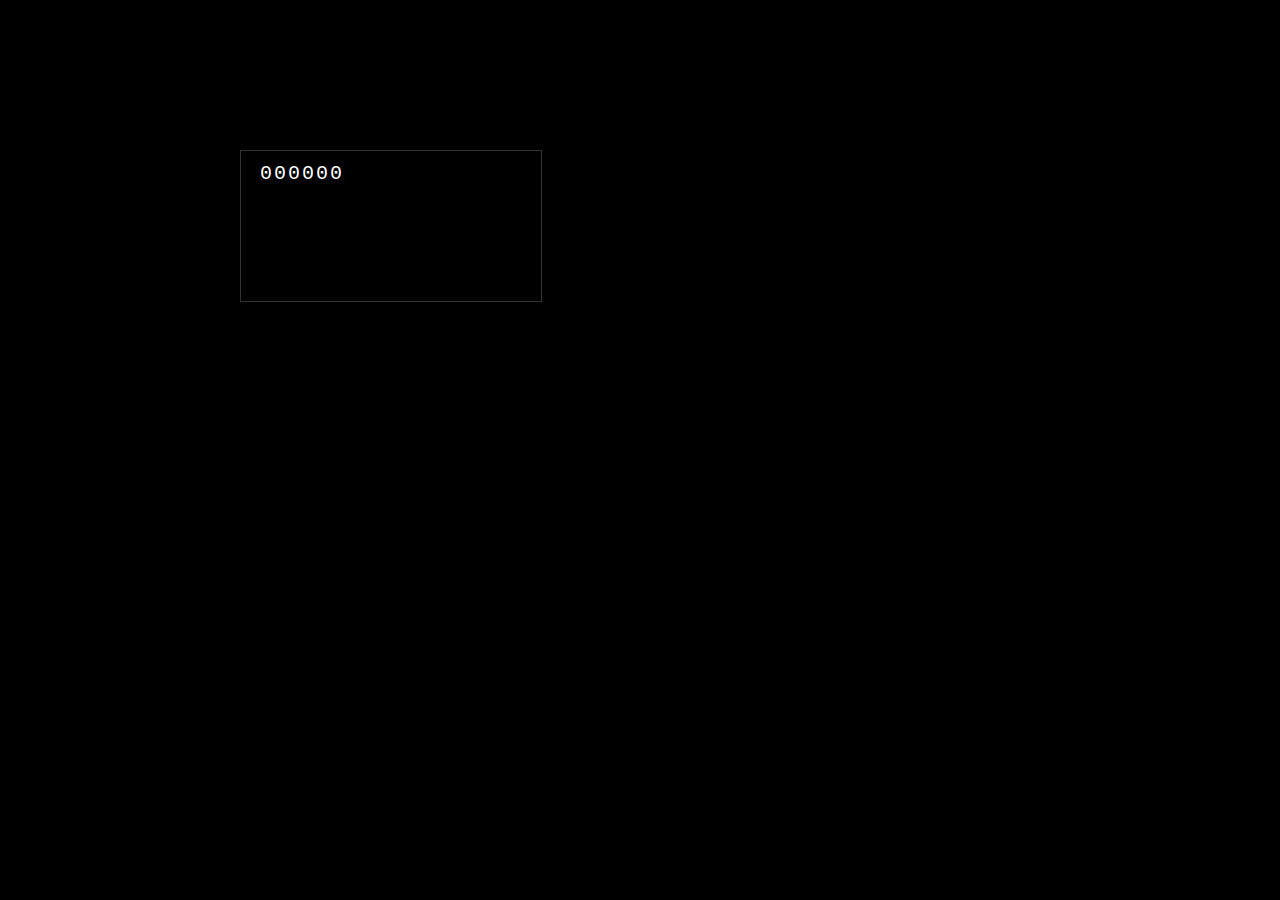
<file: index.html>
<!DOCTYPE html>
<html lang="en">
<head>
    <meta charset="UTF-8">
    <meta name="viewport" content="width=device-width, initial-scale=1.0">
    <title>Last Frontier</title>
    <link rel="stylesheet" href="css/style.css">
</head>
<body>
    <div id="game-container">
        <canvas id="game"></canvas>

        <!-- Debug Panel (toggle with ` backtick) -->
        <div id="debug-panel"></div>

        <!-- HUD -->
        <div id="hud">
            <div id="score">000000</div>
            <div id="lives"></div>
            <div id="mission-title"></div>
        </div>

        <!-- Boss Health Bar -->
        <div id="boss-health-bar" class="hidden">
            <div id="boss-health-fill"></div>
        </div>

        <!-- Dialogue Box -->
        <div id="dialogue-box" class="hidden">
            <span id="dialogue-speaker"></span>
            <span id="dialogue-text"></span>
            <span id="dialogue-prompt">[SPACE]</span>
        </div>

        <!-- Hit Flash Overlay -->
        <div id="hit-flash"></div>

        <!-- Title Screen Tools & Mod Indicator -->
        <div id="title-toolbar" class="hidden">
            <div id="tool-links">
                <a href="_tools/config-sandbox.html" target="_blank">Config</a>
                <a href="_tools/ship-designer.html" target="_blank">Ships</a>
                <a href="_tools/sound-designer.html" target="_blank">Sounds</a>
                <a href="_tools/mission-editor.html" target="_blank">Missions</a>
                <a href="_tools/unit-editor.html" target="_blank">Units</a>
            </div>
            <div id="mod-indicator" class="hidden">
                <span>MODS ACTIVE</span>
                <button id="reset-mods-btn">Reset Mods</button>
            </div>
        </div>

        <!-- Boss Choice Overlay -->
        <div id="boss-choice" class="hidden">
            <p id="boss-speech"></p>
            <div>
                <button id="choice-join">Join him</button>
                <button id="choice-fight">Fight him</button>
            </div>
        </div>
    </div>

    <script type="module" src="js/main.js"></script>
</body>
</html>
</file>
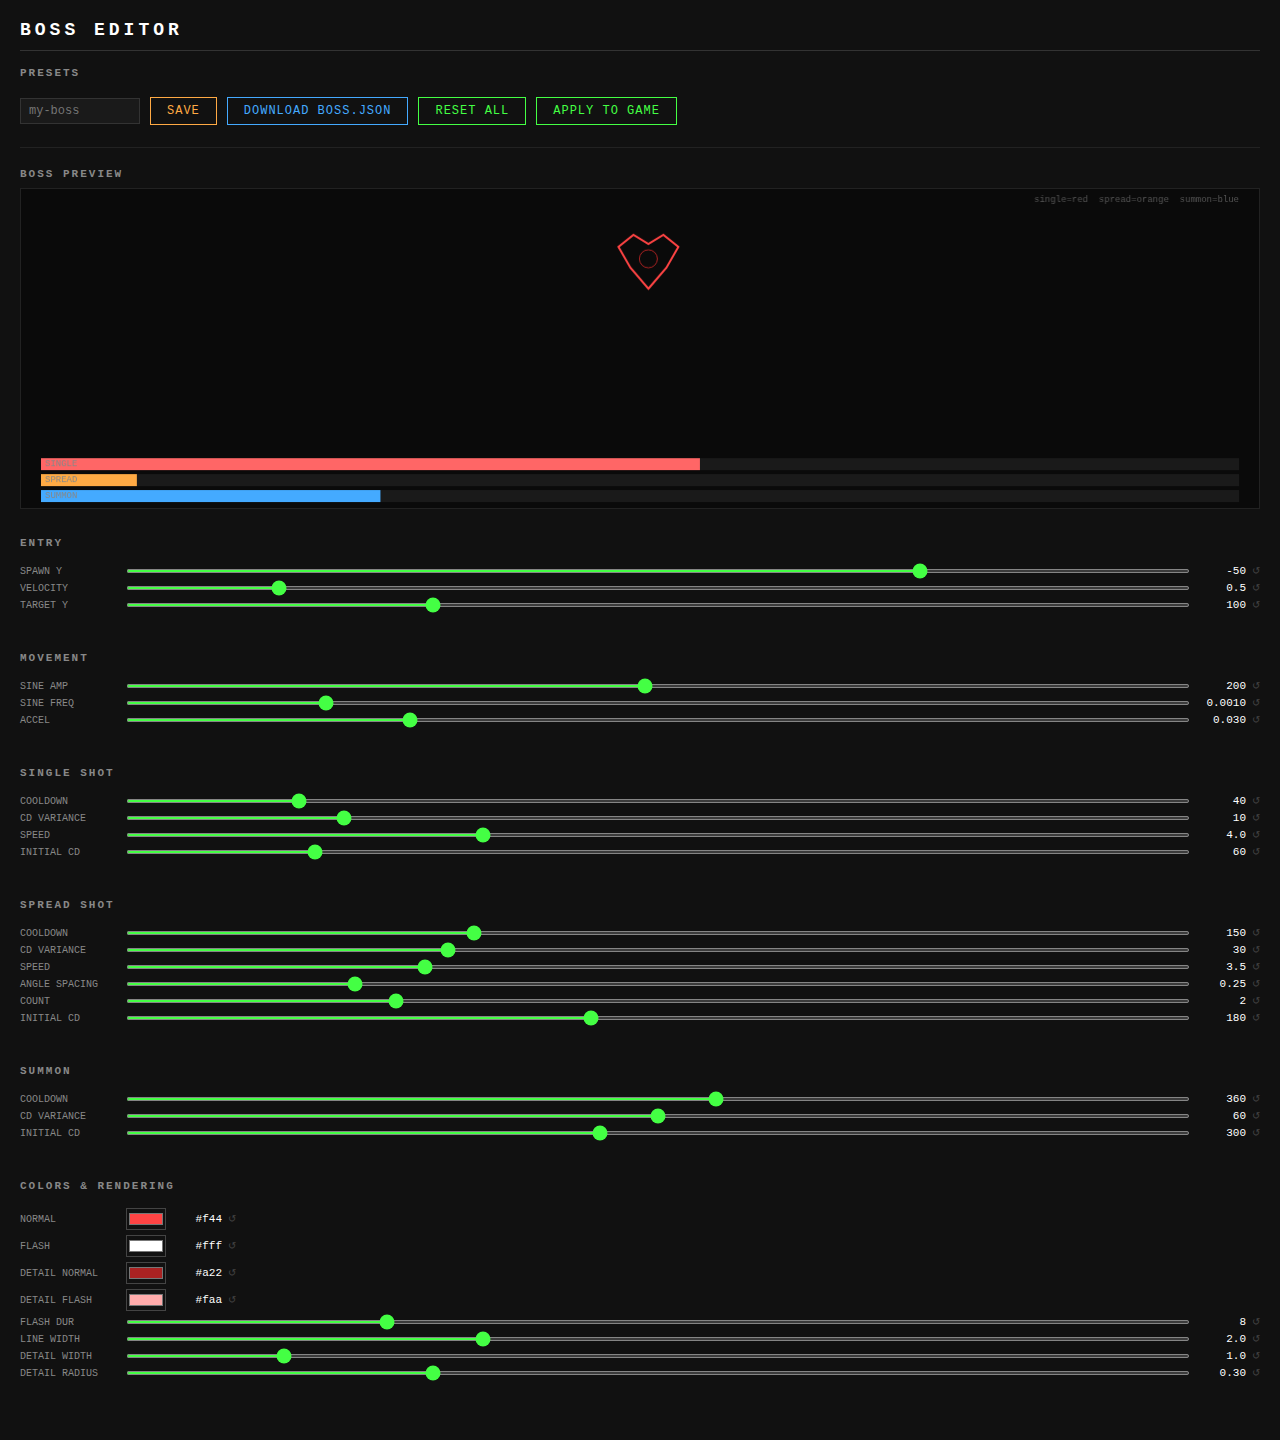
<file: _tools/boss-editor.html>
<!DOCTYPE html>
<html lang="en">
<head>
    <meta charset="UTF-8">
    <title>Boss Editor — Last Frontier</title>
    <link rel="stylesheet" href="tools.css">
    <style>
        body { padding: 20px; }
        h1 { margin-bottom: 16px; }
        h2 { margin-bottom: 8px; margin-top: 0; }
        .btn { font-size: 12px; padding: 6px 16px; }
        .action-row input[type="text"] { width: 120px; font-size: 12px; padding: 5px 8px; }

        /* Toolbar */
        .toolbar {
            margin-bottom: 20px;
            border-bottom: 1px solid #222;
            padding-bottom: 12px;
        }

        /* Visualization sections */
        .viz-section { margin-bottom: 28px; }
        .viz-section canvas { border: 1px solid #222; display: block; width: 100%; }
        .slider-group { padding: 8px 0; }

        /* Config slider rows */
        .config-row {
            display: flex;
            align-items: center;
            gap: 6px;
            margin-bottom: 5px;
        }
        .config-row label {
            width: 100px;
            color: #888;
            font-size: 10px;
            text-transform: uppercase;
            flex-shrink: 0;
        }
        .config-row input[type="range"] { flex: 1; accent-color: #4f4; height: 4px; }
        .config-row input[type="color"] {
            width: 40px; height: 22px;
            border: 1px solid #444;
            background: transparent;
            cursor: pointer;
            padding: 0;
        }
        .config-row .val {
            width: 50px;
            text-align: right;
            color: #fff;
            font-size: 11px;
            flex-shrink: 0;
        }
        .config-row .rst { color: #444; cursor: pointer; font-size: 10px; flex-shrink: 0; }
        .config-row .rst:hover { color: #f44; }
    </style>
</head>
<body>
    <h1>Boss Editor</h1>

    <div class="toolbar">
        <h2>Presets</h2>
        <div class="preset-row" id="presets"></div>
        <div class="action-row">
            <input type="text" id="preset-name" placeholder="my-boss">
            <button class="btn btn-save" id="save-btn">Save</button>
            <button class="btn btn-download" id="download-btn">Download boss.json</button>
            <button class="btn btn-action" id="reset-all-btn">Reset All</button>
            <button class="btn btn-play" id="apply-btn">Apply to Game</button>
            <button class="btn btn-save" id="default-btn" style="display:none">Save as Default</button>
        </div>
    </div>

    <div class="viz-section">
        <h2>Boss Preview</h2>
        <canvas id="boss-canvas" height="320"></canvas>
    </div>

    <div class="viz-section">
        <h2>Entry</h2>
        <div class="slider-group" id="sliders-entry"></div>
    </div>

    <div class="viz-section">
        <h2>Movement</h2>
        <div class="slider-group" id="sliders-movement"></div>
    </div>

    <div class="viz-section">
        <h2>Single Shot</h2>
        <div class="slider-group" id="sliders-single"></div>
    </div>

    <div class="viz-section">
        <h2>Spread Shot</h2>
        <div class="slider-group" id="sliders-spread"></div>
    </div>

    <div class="viz-section">
        <h2>Summon</h2>
        <div class="slider-group" id="sliders-summon"></div>
    </div>

    <div class="viz-section">
        <h2>Colors &amp; Rendering</h2>
        <div class="slider-group" id="sliders-colors"></div>
    </div>

<script src="tools.js"></script>
<script>
// --- Defaults (loaded from data/boss.json) ---
const DATA_URL = '../data/boss.json';
let DEFAULTS = {};
const boss = {};

// Boss shape (same as in shapes.json / config-sandbox)
const bossShape = [[0,-1],[-0.6,-0.3],[-1,0.4],[-0.5,0.8],[0,0.5],[0.5,0.8],[1,0.4],[0.6,-0.3]];

function strokeShape(c, verts, size) {
    c.beginPath();
    for (let i = 0; i < verts.length; i++) {
        if (i === 0) c.moveTo(verts[i][0]*size, verts[i][1]*size);
        else c.lineTo(verts[i][0]*size, verts[i][1]*size);
    }
    c.closePath(); c.stroke();
}

// --- Nested path helpers ---
function getByPath(obj, path) {
    return path.split('.').reduce((o, k) => o && o[k], obj);
}

function setByPath(obj, path, val) {
    const keys = path.split('.');
    let o = obj;
    for (let i = 0; i < keys.length - 1; i++) {
        if (!o[keys[i]]) o[keys[i]] = {};
        o = o[keys[i]];
    }
    o[keys[keys.length - 1]] = val;
}

// Deep copy helper
function deepCopy(obj) { return JSON.parse(JSON.stringify(obj)); }

// Deep assign (merges src into dst recursively)
function deepAssign(dst, src) {
    for (const key of Object.keys(src)) {
        if (src[key] && typeof src[key] === 'object' && !Array.isArray(src[key])) {
            if (!dst[key]) dst[key] = {};
            deepAssign(dst[key], src[key]);
        } else {
            dst[key] = src[key];
        }
    }
}

// Slider definitions: [containerId, label, path, min, max, step]
const SLIDER_DEFS = [
    // Entry
    ['sliders-entry', 'Spawn Y',      'entry.spawnY',    -200, 0,    5],
    ['sliders-entry', 'Velocity',      'entry.velocity',  0.1,  3,    0.1],
    ['sliders-entry', 'Target Y',      'entry.targetY',   20,   300,  5],

    // Movement
    ['sliders-movement', 'Sine Amp',   'movement.sineAmplitude',  10,  400, 10],
    ['sliders-movement', 'Sine Freq',  'movement.sineFrequency',  0.0001, 0.005, 0.0001],
    ['sliders-movement', 'Accel',      'movement.acceleration',   0.005,  0.1,   0.005],

    // Single Shot
    ['sliders-single', 'Cooldown',       'attacks.singleShot.cooldown',         10, 200, 5],
    ['sliders-single', 'CD Variance',    'attacks.singleShot.cooldownVariance', 0,  50,  5],
    ['sliders-single', 'Speed',          'attacks.singleShot.speed',            1,  10,  0.5],
    ['sliders-single', 'Initial CD',     'attacks.singleShot.initialCooldown',  10, 300, 10],

    // Spread
    ['sliders-spread', 'Cooldown',       'attacks.spread.cooldown',         30,  400, 10],
    ['sliders-spread', 'CD Variance',    'attacks.spread.cooldownVariance', 0,   100, 5],
    ['sliders-spread', 'Speed',          'attacks.spread.speed',            1,   10,  0.5],
    ['sliders-spread', 'Angle Spacing',  'attacks.spread.angleSpacing',     0.05, 1,  0.05],
    ['sliders-spread', 'Count',          'attacks.spread.count',            1,   5,   1],
    ['sliders-spread', 'Initial CD',     'attacks.spread.initialCooldown',  10,  400, 10],

    // Summon
    ['sliders-summon', 'Cooldown',       'attacks.summon.cooldown',         60,  600, 10],
    ['sliders-summon', 'CD Variance',    'attacks.summon.cooldownVariance', 0,   120, 10],
    ['sliders-summon', 'Initial CD',     'attacks.summon.initialCooldown',  60,  600, 10],

    // Rendering sliders (non-color)
    ['sliders-colors', 'Flash Dur',      'flashDuration',    1,   30,  1],
    ['sliders-colors', 'Line Width',     'lineWidth',        0.5, 5,   0.5],
    ['sliders-colors', 'Detail Width',   'detailLineWidth',  0.5, 4,   0.5],
    ['sliders-colors', 'Detail Radius',  'detailRadius',     0.1, 0.8, 0.05],
];

// Color picker definitions: [containerId, label, path]
const COLOR_DEFS = [
    ['sliders-colors', 'Normal',        'colors.normal'],
    ['sliders-colors', 'Flash',         'colors.flash'],
    ['sliders-colors', 'Detail Normal', 'colors.detailNormal'],
    ['sliders-colors', 'Detail Flash',  'colors.detailFlash'],
];

// ============================================================
// CANVAS HELPERS
// ============================================================
function initCanvas(id) {
    const el = document.getElementById(id);
    const dpr = window.devicePixelRatio || 1;
    const rect = el.getBoundingClientRect();
    el.width = rect.width * dpr;
    el.height = el.height * dpr;
    const c = el.getContext('2d');
    c.scale(dpr, dpr);
    return { el, ctx: c, w: rect.width, h: el.height / dpr };
}

// ============================================================
// BOSS PREVIEW VISUALIZATION
// ============================================================
const bossCvs = initCanvas('boss-canvas');

// Animation state
let animTime = 0;
let singleTimer = 0;
let spreadTimer = 0;
let summonTimer = 0;
let flashTimer = 0;
let vizBullets = [];

function resetViz() {
    animTime = 0;
    const b = boss;
    singleTimer = getByPath(b, 'attacks.singleShot.initialCooldown') || 60;
    spreadTimer = getByPath(b, 'attacks.spread.initialCooldown') || 180;
    summonTimer = getByPath(b, 'attacks.summon.initialCooldown') || 300;
    flashTimer = 0;
    vizBullets = [];
}

function drawBossViz() {
    const { ctx: c, w, h } = bossCvs;
    c.fillStyle = '#0a0a0a';
    c.fillRect(0, 0, w, h);

    animTime++;
    const bossSize = 30;
    const bossX = w / 2 + Math.sin(animTime * getByPath(boss, 'movement.sineFrequency')) * Math.min(getByPath(boss, 'movement.sineAmplitude'), w * 0.35);
    const bossY = 70;
    const bossAngle = Math.PI / 2; // facing down

    // --- Update timers ---
    singleTimer--;
    if (singleTimer <= 0) {
        // Fire single shot downward
        vizBullets.push({
            x: bossX,
            y: bossY + bossSize,
            dx: Math.cos(bossAngle) * getByPath(boss, 'attacks.singleShot.speed'),
            dy: Math.sin(bossAngle) * getByPath(boss, 'attacks.singleShot.speed'),
            type: 'single',
            life: 90
        });
        flashTimer = getByPath(boss, 'flashDuration');
        const variance = getByPath(boss, 'attacks.singleShot.cooldownVariance');
        singleTimer = getByPath(boss, 'attacks.singleShot.cooldown') + (Math.random() * 2 - 1) * variance;
    }

    spreadTimer--;
    if (spreadTimer <= 0) {
        // Fire spread
        const count = getByPath(boss, 'attacks.spread.count');
        const spacing = getByPath(boss, 'attacks.spread.angleSpacing');
        const speed = getByPath(boss, 'attacks.spread.speed');
        for (let i = -count; i <= count; i++) {
            const a = bossAngle + i * spacing;
            vizBullets.push({
                x: bossX,
                y: bossY + bossSize,
                dx: Math.cos(a) * speed,
                dy: Math.sin(a) * speed,
                type: 'spread',
                life: 90
            });
        }
        flashTimer = getByPath(boss, 'flashDuration');
        const variance = getByPath(boss, 'attacks.spread.cooldownVariance');
        spreadTimer = getByPath(boss, 'attacks.spread.cooldown') + (Math.random() * 2 - 1) * variance;
    }

    summonTimer--;
    if (summonTimer <= 0) {
        const variance = getByPath(boss, 'attacks.summon.cooldownVariance');
        summonTimer = getByPath(boss, 'attacks.summon.cooldown') + (Math.random() * 2 - 1) * variance;
    }

    if (flashTimer > 0) flashTimer--;

    // --- Draw bullets ---
    for (let i = vizBullets.length - 1; i >= 0; i--) {
        const b = vizBullets[i];
        b.x += b.dx;
        b.y += b.dy;
        b.life--;
        if (b.life <= 0 || b.x < 0 || b.x > w || b.y < 0 || b.y > h) {
            vizBullets.splice(i, 1);
            continue;
        }
        const alpha = Math.max(0.2, b.life / 90);
        c.fillStyle = b.type === 'single'
            ? `rgba(255,100,100,${alpha})`
            : `rgba(255,200,100,${alpha})`;
        c.beginPath();
        c.arc(b.x, b.y, b.type === 'single' ? 2.5 : 2, 0, Math.PI * 2);
        c.fill();
    }

    // --- Draw boss ---
    c.save();
    c.translate(bossX, bossY);
    c.rotate(bossAngle + Math.PI / 2);

    c.strokeStyle = flashTimer > 0 ? getByPath(boss, 'colors.flash') : getByPath(boss, 'colors.normal');
    c.lineWidth = getByPath(boss, 'lineWidth');
    strokeShape(c, bossShape, bossSize);

    // Detail circle
    c.strokeStyle = flashTimer > 0 ? getByPath(boss, 'colors.detailFlash') : getByPath(boss, 'colors.detailNormal');
    c.lineWidth = getByPath(boss, 'detailLineWidth');
    c.beginPath();
    c.arc(0, 0, bossSize * getByPath(boss, 'detailRadius'), 0, Math.PI * 2);
    c.stroke();
    c.restore();

    // --- Cooldown bars ---
    const barY = h - 50;
    const barH = 12;
    const barW = w - 40;
    const barX = 20;

    const bars = [
        { label: 'SINGLE', timer: singleTimer, max: getByPath(boss, 'attacks.singleShot.cooldown'), color: '#f66' },
        { label: 'SPREAD', timer: spreadTimer, max: getByPath(boss, 'attacks.spread.cooldown'), color: '#fa4' },
        { label: 'SUMMON', timer: summonTimer, max: getByPath(boss, 'attacks.summon.cooldown'), color: '#4af' },
    ];

    for (let i = 0; i < bars.length; i++) {
        const bar = bars[i];
        const y = barY + i * (barH + 4);
        const pct = Math.max(0, Math.min(1, bar.timer / bar.max));

        // Background
        c.fillStyle = '#1a1a1a';
        c.fillRect(barX, y, barW, barH);

        // Fill
        c.fillStyle = bar.color;
        c.fillRect(barX, y, barW * (1 - pct), barH);

        // Label
        c.fillStyle = '#888';
        c.font = '9px Courier New';
        c.textAlign = 'left';
        c.textBaseline = 'middle';
        c.fillText(bar.label, barX + 4, y + barH / 2);
    }

    // Legend
    c.fillStyle = '#555';
    c.font = '9px Courier New';
    c.textAlign = 'right';
    c.textBaseline = 'top';
    c.fillText('single=red  spread=orange  summon=blue', w - 20, 6);
}

// ============================================================
// SLIDERS
// ============================================================
function buildSliders() {
    const containerIds = new Set(SLIDER_DEFS.map(d => d[0]).concat(COLOR_DEFS.map(d => d[0])));
    for (const id of containerIds) {
        document.getElementById(id).innerHTML = '';
    }

    // Color pickers first in the colors section
    for (const [containerId, labelText, path] of COLOR_DEFS) {
        const container = document.getElementById(containerId);
        const row = document.createElement('div');
        row.className = 'config-row';

        const label = document.createElement('label');
        label.textContent = labelText;

        const colorInput = document.createElement('input');
        colorInput.type = 'color';
        colorInput.value = toHex6(getByPath(boss, path));
        colorInput.id = 'color-' + path;

        const val = document.createElement('span');
        val.className = 'val';
        val.textContent = getByPath(boss, path);
        val.id = 'cval-' + path;

        const rst = document.createElement('span');
        rst.className = 'rst';
        rst.textContent = '\u21ba';
        rst.title = 'Reset to ' + getByPath(DEFAULTS, path);
        rst.onclick = () => {
            const def = getByPath(DEFAULTS, path);
            setByPath(boss, path, def);
            colorInput.value = toHex6(def);
            val.textContent = def;
        };

        colorInput.addEventListener('input', () => {
            setByPath(boss, path, colorInput.value);
            val.textContent = colorInput.value;
        });

        row.append(label, colorInput, val, rst);
        container.appendChild(row);
    }

    // Sliders
    for (const [containerId, labelText, path, min, max, step] of SLIDER_DEFS) {
        const container = document.getElementById(containerId);

        const row = document.createElement('div');
        row.className = 'config-row';

        const label = document.createElement('label');
        label.textContent = labelText;

        const slider = document.createElement('input');
        slider.type = 'range';
        slider.min = min; slider.max = max; slider.step = step;
        slider.value = getByPath(boss, path);
        slider.id = 'slider-' + path;

        const val = document.createElement('span');
        val.className = 'val';
        val.textContent = formatVal(getByPath(boss, path), step);
        val.id = 'val-' + path;

        const rst = document.createElement('span');
        rst.className = 'rst';
        rst.textContent = '\u21ba';
        rst.title = 'Reset to ' + getByPath(DEFAULTS, path);
        rst.onclick = () => {
            const def = getByPath(DEFAULTS, path);
            setByPath(boss, path, def);
            slider.value = def;
            val.textContent = formatVal(def, step);
            resetViz();
        };

        slider.addEventListener('input', () => {
            setByPath(boss, path, parseFloat(slider.value));
            val.textContent = formatVal(getByPath(boss, path), step);
            resetViz();
        });

        row.append(label, slider, val, rst);
        container.appendChild(row);
    }
}

function formatVal(v, step) {
    if (step >= 1) return v.toString();
    return v.toFixed(Math.max(0, -Math.floor(Math.log10(step))));
}

// Expand short hex (#f44) to full 6-char hex (#ff4444) for color inputs
function toHex6(hex) {
    if (hex.length === 4) {
        return '#' + hex[1]+hex[1] + hex[2]+hex[2] + hex[3]+hex[3];
    }
    return hex;
}

function syncSliders() {
    for (const [,, path,,, step] of SLIDER_DEFS) {
        const s = document.getElementById('slider-' + path);
        const v = document.getElementById('val-' + path);
        if (s) { s.value = getByPath(boss, path); v.textContent = formatVal(getByPath(boss, path), step); }
    }
    for (const [,, path] of COLOR_DEFS) {
        const ci = document.getElementById('color-' + path);
        const cv = document.getElementById('cval-' + path);
        if (ci) { ci.value = toHex6(getByPath(boss, path)); cv.textContent = getByPath(boss, path); }
    }
}

// ============================================================
// PRESETS
// ============================================================
const presets = setupPresets({
    container: 'presets',
    storageKey: 'boss-presets',
    getData: () => deepCopy(boss),
    setData: (data) => {
        // Reset to defaults first, then apply preset
        deepAssign(boss, deepCopy(DEFAULTS));
        deepAssign(boss, data);
        syncSliders();
        resetViz();
    },
    saveInput: 'preset-name',
    saveBtn: 'save-btn'
});
const renderPresets = presets.render;

document.getElementById('reset-all-btn').onclick = () => {
    // Clear boss and re-copy defaults
    for (const key of Object.keys(boss)) delete boss[key];
    deepAssign(boss, deepCopy(DEFAULTS));
    syncSliders();
    resetViz();
};

document.getElementById('download-btn').onclick = () => {
    const content = JSON.stringify(boss, null, 4);
    const blob = new Blob([content + '\n'], { type: 'application/json' });
    const url = URL.createObjectURL(blob);
    const a = document.createElement('a');
    a.href = url; a.download = 'boss.json'; a.click();
    URL.revokeObjectURL(url);
};

// --- Apply to Game (writes diff to localStorage) ---
document.getElementById('apply-btn').onclick = () => {
    const diff = {};
    const topKeys = ['entry', 'movement', 'attacks', 'colors', 'flashDuration', 'lineWidth', 'detailLineWidth', 'detailRadius'];
    for (const key of topKeys) {
        if (JSON.stringify(boss[key]) !== JSON.stringify(DEFAULTS[key])) {
            diff[key] = deepCopy(boss[key]);
        }
    }
    if (Object.keys(diff).length === 0) {
        localStorage.removeItem('lf-mod-boss');
        flashButton('apply-btn', 'Cleared!');
    } else {
        localStorage.setItem('lf-mod-boss', JSON.stringify(diff));
        flashButton('apply-btn', 'Applied!');
    }
};

// --- Save as Default (dev server only) ---
setupSaveDefault('default-btn', () => {
    return saveJSON('/api/save-boss', deepCopy(boss));
});

// ============================================================
// MAIN LOOP
// ============================================================
const TARGET_FPS = 60;
const FRAME_DURATION = 1000 / TARGET_FPS;
let lastFrameTime = 0;

function loop(timestamp) {
    requestAnimationFrame(loop);
    const elapsed = timestamp - lastFrameTime;
    if (elapsed < FRAME_DURATION) return;
    lastFrameTime = timestamp - (elapsed % FRAME_DURATION);
    drawBossViz();
}

// --- Init ---
async function init() {
    try {
        const res = await fetch(DATA_URL);
        DEFAULTS = await res.json();
    } catch (e) {
        console.error('Failed to load boss data:', e);
    }
    deepAssign(boss, deepCopy(DEFAULTS));
    buildSliders();
    renderPresets();
    resetViz();
    requestAnimationFrame(loop);
}

init();
</script>
</body>
</html>
</file>
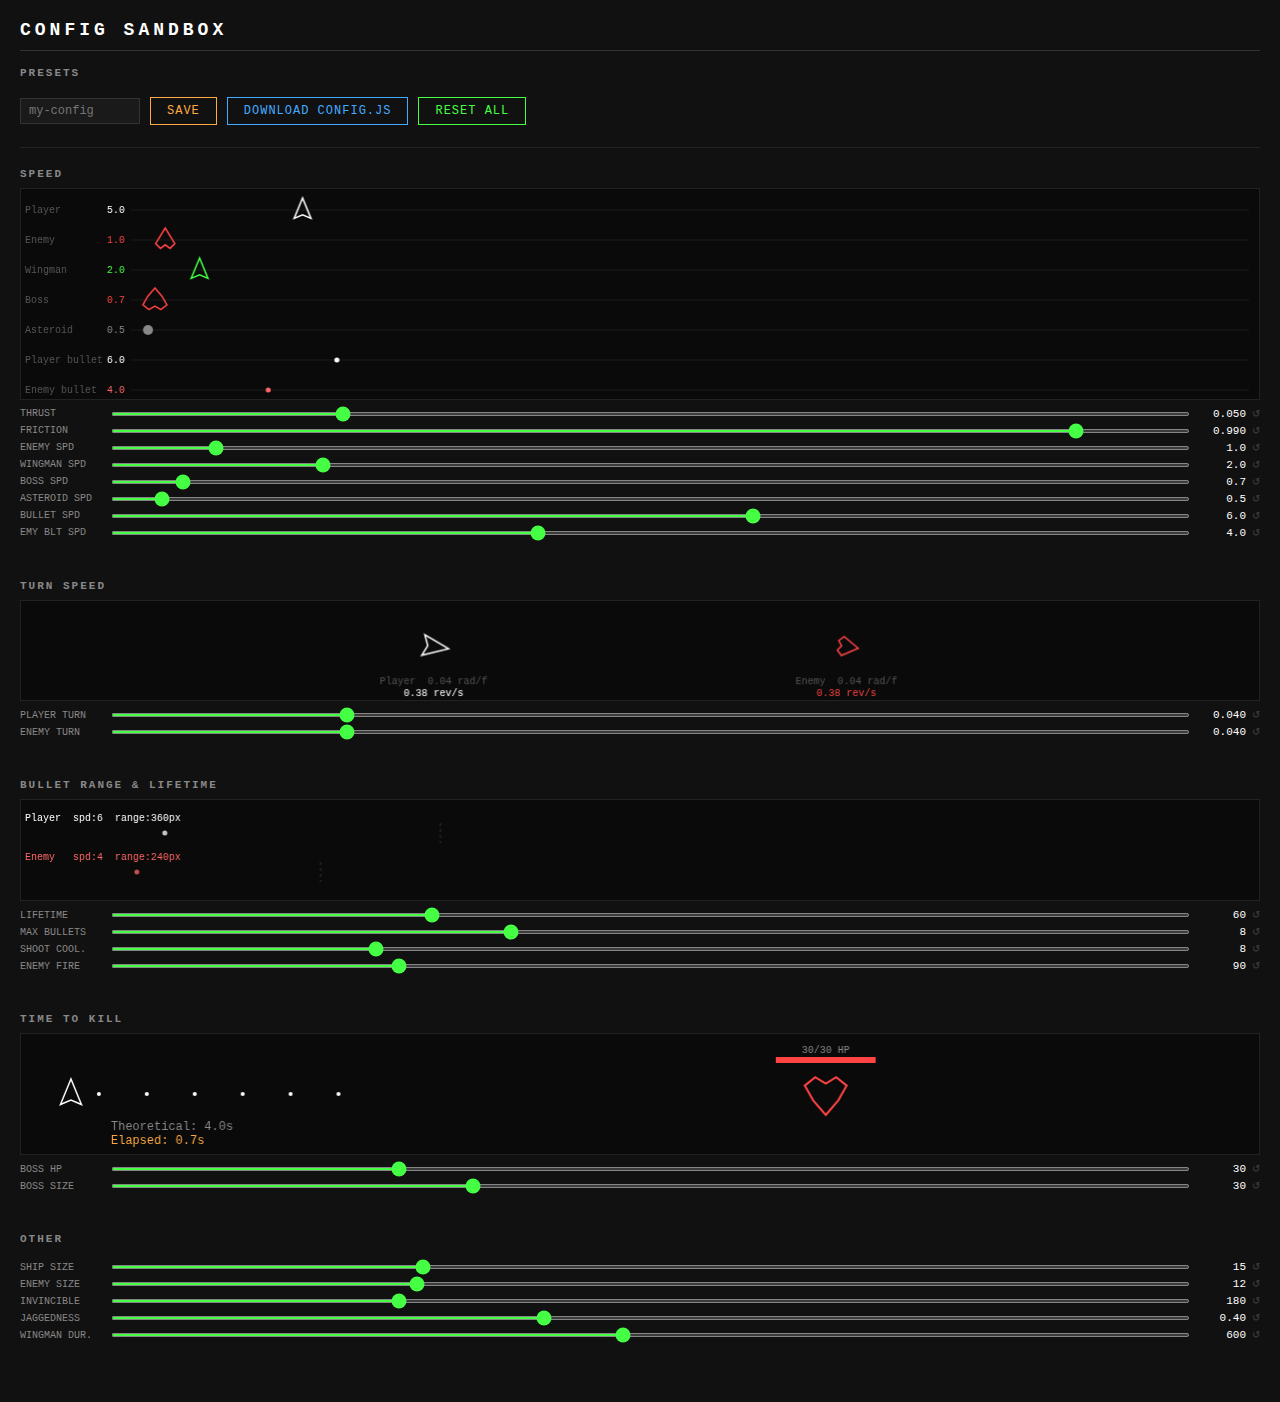
<file: _tools/config-sandbox.html>
<!DOCTYPE html>
<html lang="en">
<head>
    <meta charset="UTF-8">
    <title>Config Sandbox — Last Frontier</title>
    <link rel="stylesheet" href="tools.css">
    <style>
        body { padding: 20px; }
        h1 { margin-bottom: 16px; }
        h2 { margin-bottom: 8px; margin-top: 0; }
        .btn { font-size: 12px; padding: 6px 16px; }
        .action-row input[type="text"] { width: 120px; font-size: 12px; padding: 5px 8px; }

        /* Toolbar */
        .toolbar {
            margin-bottom: 20px;
            border-bottom: 1px solid #222;
            padding-bottom: 12px;
        }

        /* Visualization sections */
        .viz-section { margin-bottom: 28px; }
        .viz-section canvas { border: 1px solid #222; display: block; width: 100%; }
        .slider-group { padding: 8px 0; }

        /* Config slider rows (tighter than shared control-row) */
        .config-row {
            display: flex;
            align-items: center;
            gap: 6px;
            margin-bottom: 5px;
        }
        .config-row label {
            width: 85px;
            color: #888;
            font-size: 10px;
            text-transform: uppercase;
            flex-shrink: 0;
        }
        .config-row input[type="range"] { flex: 1; accent-color: #4f4; height: 4px; }
        .config-row .val {
            width: 50px;
            text-align: right;
            color: #fff;
            font-size: 11px;
            flex-shrink: 0;
        }
        .config-row .rst { color: #444; cursor: pointer; font-size: 10px; flex-shrink: 0; }
        .config-row .rst:hover { color: #f44; }
    </style>
</head>
<body>
    <h1>Config Sandbox</h1>

    <div class="toolbar">
        <h2>Presets</h2>
        <div class="preset-row" id="presets"></div>
        <div class="action-row">
            <input type="text" id="preset-name" placeholder="my-config">
            <button class="btn btn-save" id="save-btn">Save</button>
            <button class="btn btn-download" id="download-btn">Download config.js</button>
            <button class="btn btn-action" id="reset-all-btn">Reset All</button>
        </div>
    </div>

    <div class="viz-section">
        <h2>Speed</h2>
        <canvas id="speed-canvas" height="210"></canvas>
        <div class="slider-group" id="sliders-speed"></div>
    </div>

    <div class="viz-section">
        <h2>Turn Speed</h2>
        <canvas id="turn-canvas" height="100"></canvas>
        <div class="slider-group" id="sliders-turn"></div>
    </div>

    <div class="viz-section">
        <h2>Bullet Range &amp; Lifetime</h2>
        <canvas id="bullet-canvas" height="100"></canvas>
        <div class="slider-group" id="sliders-bullets"></div>
    </div>

    <div class="viz-section">
        <h2>Time to Kill</h2>
        <canvas id="ttk-canvas" height="120"></canvas>
        <div class="slider-group" id="sliders-ttk"></div>
    </div>

    <div class="viz-section">
        <h2>Other</h2>
        <div class="slider-group" id="sliders-other"></div>
    </div>

<script>
// --- Defaults (mirrors js/config.js) ---
const DEFAULTS = {
    SHIP_SIZE: 15, TURN_SPEED: 0.04, THRUST_POWER: 0.05, FRICTION: 0.99,
    INVINCIBLE_DURATION: 180,
    BULLET_SPEED: 6, BULLET_LIFETIME: 60, MAX_BULLETS: 8, SHOOT_COOLDOWN: 8,
    ASTEROID_SPEED: 0.5, ASTEROID_JAGGEDNESS: 0.4,
    ENEMY_SIZE: 12, ENEMY_SPEED: 1.0, ENEMY_TURN_SPEED: 0.04,
    ENEMY_FIRE_INTERVAL: 90, ENEMY_BULLET_SPEED: 4,
    WINGMAN_DURATION: 600, WINGMAN_SPEED: 2.0,
    BOSS_SIZE: 30, BOSS_MAX_HP: 30, BOSS_SPEED: 0.7
};
const config = { ...DEFAULTS };

// Sliders grouped by visualization section
// [containerId, label, configKey, min, max, step]
const SLIDER_DEFS = [
    // Speed lanes
    ['sliders-speed', 'Thrust',       'THRUST_POWER',      0.01, 0.2, 0.005],
    ['sliders-speed', 'Friction',     'FRICTION',          0.9,  1,   0.005],
    ['sliders-speed', 'Enemy spd',    'ENEMY_SPEED',       0.1,  10,  0.1],
    ['sliders-speed', 'Wingman spd',  'WINGMAN_SPEED',     0.1,  10,  0.1],
    ['sliders-speed', 'Boss spd',     'BOSS_SPEED',        0.1,  10,  0.1],
    ['sliders-speed', 'Asteroid spd', 'ASTEROID_SPEED',    0.1,  10,  0.1],
    ['sliders-speed', 'Bullet spd',   'BULLET_SPEED',      0.1,  10,  0.1],
    ['sliders-speed', 'Emy blt spd',  'ENEMY_BULLET_SPEED',0.1,  10,  0.1],

    // Turn speed
    ['sliders-turn', 'Player turn',   'TURN_SPEED',        0.01, 0.15, 0.005],
    ['sliders-turn', 'Enemy turn',    'ENEMY_TURN_SPEED',  0.01, 0.15, 0.005],

    // Bullets
    ['sliders-bullets', 'Lifetime',     'BULLET_LIFETIME',    10,  180, 5],
    ['sliders-bullets', 'Max bullets',  'MAX_BULLETS',        1,   20,  1],
    ['sliders-bullets', 'Shoot cool.',  'SHOOT_COOLDOWN',     1,   30,  1],
    ['sliders-bullets', 'Enemy fire',   'ENEMY_FIRE_INTERVAL',15,  300, 5],

    // TTK
    ['sliders-ttk', 'Boss HP',     'BOSS_MAX_HP', 5,  100, 1],
    ['sliders-ttk', 'Boss size',   'BOSS_SIZE',   15, 60,  1],

    // Other
    ['sliders-other', 'Ship size',    'SHIP_SIZE',           5,  40,  1],
    ['sliders-other', 'Enemy size',   'ENEMY_SIZE',          5,  30,  1],
    ['sliders-other', 'Invincible',   'INVINCIBLE_DURATION', 30, 600, 10],
    ['sliders-other', 'Jaggedness',   'ASTEROID_JAGGEDNESS', 0,  1,   0.05],
    ['sliders-other', 'Wingman dur.', 'WINGMAN_DURATION',    60, 1200,30],
];

// --- Shapes ---
const shapes = {
    player: [[0,-1],[-0.7,0.7],[0,0.4],[0.7,0.7]],
    enemy: [[0,-1],[-0.8,0.3],[-0.4,0.7],[0,0.4],[0.4,0.7],[0.8,0.3]],
    boss: [[0,-1],[-0.6,-0.3],[-1,0.4],[-0.5,0.8],[0,0.5],[0.5,0.8],[1,0.4],[0.6,-0.3]]
};

function strokeShape(c, verts, size) {
    c.beginPath();
    for (let i = 0; i < verts.length; i++) {
        if (i === 0) c.moveTo(verts[i][0]*size, verts[i][1]*size);
        else c.lineTo(verts[i][0]*size, verts[i][1]*size);
    }
    c.closePath(); c.stroke();
}

// --- Canvas helpers ---
function initCanvas(id) {
    const el = document.getElementById(id);
    const dpr = window.devicePixelRatio || 1;
    const rect = el.getBoundingClientRect();
    el.width = rect.width * dpr;
    el.height = el.height * dpr;
    const c = el.getContext('2d');
    c.scale(dpr, dpr);
    return { el, ctx: c, w: rect.width, h: el.height / dpr };
}

// ============================================================
// SPEED VISUALIZATION
// Objects race across horizontal lanes, looping when they hit the edge.
// ============================================================
const speedCvs = initCanvas('speed-canvas');
const LANE_H = 30;
const LANE_PAD = 6;
const LABEL_W = 110;

const lanes = [
    { key: 'player',      label: 'Player',       color: '#fff', shape: shapes.player },
    { key: 'enemy',        label: 'Enemy',        color: '#f44', shape: shapes.enemy },
    { key: 'wingman',      label: 'Wingman',      color: '#4f4', shape: shapes.player },
    { key: 'boss',         label: 'Boss',         color: '#f44', shape: shapes.boss },
    { key: 'asteroid',     label: 'Asteroid',     color: '#888', shape: null },
    { key: 'playerBullet', label: 'Player bullet', color: '#fff', shape: null },
    { key: 'enemyBullet',  label: 'Enemy bullet', color: '#f66', shape: null },
];

const laneX = {};
for (const l of lanes) laneX[l.key] = LABEL_W;

function laneSpeed(key) {
    switch (key) {
        case 'player': return config.THRUST_POWER / Math.max(0.001, 1 - config.FRICTION);
        case 'enemy': return config.ENEMY_SPEED;
        case 'wingman': return config.WINGMAN_SPEED;
        case 'boss': return config.BOSS_SPEED;
        case 'asteroid': return config.ASTEROID_SPEED;
        case 'playerBullet': return config.BULLET_SPEED;
        case 'enemyBullet': return config.ENEMY_BULLET_SPEED;
    }
}

function drawSpeedViz() {
    const { ctx: c, w, h } = speedCvs;
    c.fillStyle = '#0a0a0a'; c.fillRect(0, 0, w, h);

    const trackW = w - LABEL_W - 10;

    for (let i = 0; i < lanes.length; i++) {
        const lane = lanes[i];
        const y = i * LANE_H + LANE_PAD + LANE_H / 2;
        const speed = laneSpeed(lane.key);

        // Move
        laneX[lane.key] += speed * 0.8;
        if (laneX[lane.key] > LABEL_W + trackW) laneX[lane.key] = LABEL_W;
        const x = laneX[lane.key];

        // Lane line
        c.strokeStyle = '#1a1a1a';
        c.lineWidth = 1;
        c.beginPath();
        c.moveTo(LABEL_W, y); c.lineTo(w - 10, y);
        c.stroke();

        // Label
        c.fillStyle = '#555';
        c.font = '10px Courier New';
        c.textAlign = 'left';
        c.textBaseline = 'middle';
        c.fillText(lane.label, 4, y);

        // Speed value
        c.fillStyle = lane.color;
        c.textAlign = 'right';
        c.fillText(speed.toFixed(1), LABEL_W - 6, y);

        // Object
        if (lane.shape) {
            const size = lane.key === 'boss' ? config.BOSS_SIZE * 0.5 :
                         lane.key === 'enemy' ? config.ENEMY_SIZE : config.SHIP_SIZE;
            c.save();
            c.translate(x, y);
            c.rotate(-Math.PI / 2 + Math.PI / 2); // pointing right
            c.strokeStyle = lane.color;
            c.lineWidth = 1.5;
            strokeShape(c, lane.shape, Math.min(size, 12));
            c.restore();
        } else if (lane.key === 'asteroid') {
            c.fillStyle = lane.color;
            c.beginPath();
            c.arc(x, y, 5, 0, Math.PI * 2);
            c.fill();
        } else {
            // bullet dot
            c.fillStyle = lane.color;
            c.beginPath();
            c.arc(x, y, 2.5, 0, Math.PI * 2);
            c.fill();
        }
    }
}

// ============================================================
// TURN SPEED VISUALIZATION
// Ships rotate in place side by side.
// ============================================================
const turnCvs = initCanvas('turn-canvas');
let turnAnglePlayer = 0, turnAngleEnemy = 0;

function drawTurnViz() {
    const { ctx: c, w, h } = turnCvs;
    c.fillStyle = '#0a0a0a'; c.fillRect(0, 0, w, h);

    turnAnglePlayer += config.TURN_SPEED;
    turnAngleEnemy += config.ENEMY_TURN_SPEED;

    const entries = [
        { label: 'Player', angle: turnAnglePlayer, speed: config.TURN_SPEED,
          shape: shapes.player, size: config.SHIP_SIZE, color: '#fff' },
        { label: 'Enemy', angle: turnAngleEnemy, speed: config.ENEMY_TURN_SPEED,
          shape: shapes.enemy, size: config.ENEMY_SIZE, color: '#f44' },
    ];

    const spacing = w / (entries.length + 1);

    for (let i = 0; i < entries.length; i++) {
        const e = entries[i];
        const cx = spacing * (i + 1);
        const cy = h / 2 - 4;

        c.save();
        c.translate(cx, cy);
        c.rotate(e.angle);
        c.strokeStyle = e.color;
        c.lineWidth = 1.5;
        strokeShape(c, e.shape, Math.min(e.size, 18));
        c.restore();

        // Label
        c.fillStyle = '#555';
        c.font = '10px Courier New';
        c.textAlign = 'center';
        const rps = (e.speed * 60 / (2 * Math.PI)).toFixed(2);
        c.fillText(e.label + '  ' + e.speed + ' rad/f', cx, h - 16);
        c.fillStyle = e.color;
        c.fillText(rps + ' rev/s', cx, h - 4);
    }
}

// ============================================================
// BULLET RANGE VISUALIZATION
// Bullets auto-fire from the left and fade out when lifetime expires.
// Shows effective range.
// ============================================================
const bulletCvs = initCanvas('bullet-canvas');
let playerBullets = [];
let enemyBullets = [];
let bulletFireTimer = 0;

function drawBulletViz() {
    const { ctx: c, w, h } = bulletCvs;
    c.fillStyle = '#0a0a0a'; c.fillRect(0, 0, w, h);

    const y1 = h * 0.33;
    const y2 = h * 0.72;
    const startX = 60;

    // Auto-fire
    bulletFireTimer++;
    if (bulletFireTimer >= 30) {
        bulletFireTimer = 0;
        playerBullets.push({ x: startX, life: config.BULLET_LIFETIME, maxLife: config.BULLET_LIFETIME });
        enemyBullets.push({ x: startX, life: config.BULLET_LIFETIME, maxLife: config.BULLET_LIFETIME });
    }

    // Update & draw player bullets
    for (let i = playerBullets.length - 1; i >= 0; i--) {
        const b = playerBullets[i];
        b.x += config.BULLET_SPEED;
        b.life--;
        const alpha = Math.max(0.15, b.life / b.maxLife);
        c.fillStyle = `rgba(255,255,255,${alpha})`;
        c.beginPath(); c.arc(b.x, y1, 2.5, 0, Math.PI * 2); c.fill();
        if (b.life <= 0 || b.x > w) playerBullets.splice(i, 1);
    }

    // Update & draw enemy bullets
    for (let i = enemyBullets.length - 1; i >= 0; i--) {
        const b = enemyBullets[i];
        b.x += config.ENEMY_BULLET_SPEED;
        b.life--;
        const alpha = Math.max(0.15, b.life / b.maxLife);
        c.fillStyle = `rgba(255,100,100,${alpha})`;
        c.beginPath(); c.arc(b.x, y2, 2.5, 0, Math.PI * 2); c.fill();
        if (b.life <= 0 || b.x > w) enemyBullets.splice(i, 1);
    }

    // Range markers
    const playerRange = config.BULLET_SPEED * config.BULLET_LIFETIME;
    const enemyRange = config.ENEMY_BULLET_SPEED * config.BULLET_LIFETIME;

    // Player range line
    const prX = Math.min(startX + playerRange, w - 5);
    c.strokeStyle = '#333';
    c.setLineDash([3, 3]);
    c.beginPath(); c.moveTo(prX, y1 - 10); c.lineTo(prX, y1 + 10); c.stroke();
    c.setLineDash([]);

    // Enemy range line
    const erX = Math.min(startX + enemyRange, w - 5);
    c.strokeStyle = '#333';
    c.setLineDash([3, 3]);
    c.beginPath(); c.moveTo(erX, y2 - 10); c.lineTo(erX, y2 + 10); c.stroke();
    c.setLineDash([]);

    // Labels
    c.font = '10px Courier New';
    c.textAlign = 'left';
    c.fillStyle = '#fff';
    c.fillText('Player  spd:' + config.BULLET_SPEED + '  range:' + playerRange + 'px', 4, y1 - 12);
    c.fillStyle = '#f66';
    c.fillText('Enemy   spd:' + config.ENEMY_BULLET_SPEED + '  range:' + enemyRange + 'px', 4, y2 - 12);
}

// ============================================================
// TTK VISUALIZATION
// Auto-fires at a boss. Shows HP draining and time elapsed.
// Loops automatically.
// ============================================================
const ttkCvs = initCanvas('ttk-canvas');

let ttkState = {
    bossHp: 0,
    bossMaxHp: 0,
    timer: 0,
    cooldown: 0,
    bullets: [],
    lastTTK: null,
    pauseTimer: 0  // pause between kills to show result
};

function resetTTK() {
    ttkState.bossHp = config.BOSS_MAX_HP;
    ttkState.bossMaxHp = config.BOSS_MAX_HP;
    ttkState.timer = 0;
    ttkState.cooldown = 0;
    ttkState.bullets = [];
    ttkState.pauseTimer = 0;
}
resetTTK();

function drawTTKViz() {
    const { ctx: c, w, h } = ttkCvs;
    c.fillStyle = '#0a0a0a'; c.fillRect(0, 0, w, h);

    const bossX = w * 0.65;
    const bossY = h / 2;
    const gunX = 50;
    const gunY = h / 2;

    // Pause between rounds
    if (ttkState.pauseTimer > 0) {
        ttkState.pauseTimer--;
        if (ttkState.pauseTimer <= 0) resetTTK();
    }

    if (ttkState.pauseTimer <= 0 && ttkState.bossHp > 0) {
        ttkState.timer++;

        // Auto-fire
        ttkState.cooldown--;
        if (ttkState.cooldown <= 0) {
            ttkState.bullets.push({ x: gunX + 10, y: gunY });
            ttkState.cooldown = config.SHOOT_COOLDOWN;
        }

        // Update bullets
        for (let i = ttkState.bullets.length - 1; i >= 0; i--) {
            ttkState.bullets[i].x += config.BULLET_SPEED;
            // Hit boss
            if (Math.abs(ttkState.bullets[i].x - bossX) < config.BOSS_SIZE &&
                Math.abs(ttkState.bullets[i].y - bossY) < config.BOSS_SIZE) {
                ttkState.bullets.splice(i, 1);
                ttkState.bossHp--;
                if (ttkState.bossHp <= 0) {
                    ttkState.lastTTK = ttkState.timer / 60;
                    ttkState.pauseTimer = 120; // 2 second pause
                }
                continue;
            }
            if (ttkState.bullets[i].x > w) ttkState.bullets.splice(i, 1);
        }
    }

    // Draw gun (player ship pointing right)
    c.save();
    c.translate(gunX, gunY);
    c.strokeStyle = '#fff';
    c.lineWidth = 1.5;
    strokeShape(c, shapes.player, config.SHIP_SIZE);
    c.restore();

    // Draw bullets
    for (const b of ttkState.bullets) {
        c.fillStyle = '#fff';
        c.beginPath(); c.arc(b.x, b.y, 2, 0, Math.PI * 2); c.fill();
    }

    // Draw boss (if alive)
    if (ttkState.bossHp > 0) {
        c.save();
        c.translate(bossX, bossY);
        c.rotate(Math.PI); // facing left
        c.strokeStyle = '#f44';
        c.lineWidth = 2;
        strokeShape(c, shapes.boss, config.BOSS_SIZE * 0.7);
        c.restore();

        // HP bar
        const barW = 100, barH = 6;
        c.fillStyle = '#222';
        c.fillRect(bossX - barW/2, bossY - config.BOSS_SIZE * 0.7 - 16, barW, barH);
        c.fillStyle = '#f44';
        c.fillRect(bossX - barW/2, bossY - config.BOSS_SIZE * 0.7 - 16,
                   barW * (ttkState.bossHp / ttkState.bossMaxHp), barH);

        // HP text
        c.fillStyle = '#888';
        c.font = '10px Courier New';
        c.textAlign = 'center';
        c.fillText(ttkState.bossHp + '/' + ttkState.bossMaxHp + ' HP', bossX, bossY - config.BOSS_SIZE * 0.7 - 20);
    }

    // Timer
    c.fillStyle = '#fa4';
    c.font = '12px Courier New';
    c.textAlign = 'left';
    const elapsed = (ttkState.timer / 60).toFixed(1);
    c.fillText('Elapsed: ' + elapsed + 's', gunX + 40, h - 10);

    // Theoretical TTK
    const fireRate = 60 / config.SHOOT_COOLDOWN;
    const theoretical = (config.BOSS_MAX_HP / fireRate).toFixed(1);
    c.fillStyle = '#888';
    c.fillText('Theoretical: ' + theoretical + 's', gunX + 40, h - 24);

    // Last measured
    if (ttkState.lastTTK !== null) {
        c.fillStyle = '#4f4';
        c.textAlign = 'right';
        c.fillText('Last TTK: ' + ttkState.lastTTK.toFixed(2) + 's', w - 10, h - 10);
    }

    // "DESTROYED" flash
    if (ttkState.pauseTimer > 0) {
        c.fillStyle = '#4f4';
        c.font = '14px Courier New';
        c.textAlign = 'center';
        c.fillText('DESTROYED', bossX, bossY + 4);
    }
}

// ============================================================
// CONFIG SLIDERS
// ============================================================
function buildSliders() {
    // Clear all slider containers
    for (const id of ['sliders-speed','sliders-turn','sliders-bullets','sliders-ttk','sliders-other']) {
        document.getElementById(id).innerHTML = '';
    }

    for (const [containerId, labelText, key, min, max, step] of SLIDER_DEFS) {
        const container = document.getElementById(containerId);

        const row = document.createElement('div');
        row.className = 'config-row';

        const label = document.createElement('label');
        label.textContent = labelText;

        const slider = document.createElement('input');
        slider.type = 'range';
        slider.min = min; slider.max = max; slider.step = step;
        slider.value = config[key];
        slider.id = 'slider-' + key;

        const val = document.createElement('span');
        val.className = 'val';
        val.textContent = formatVal(config[key], step);
        val.id = 'val-' + key;

        const rst = document.createElement('span');
        rst.className = 'rst';
        rst.textContent = '\u21ba';
        rst.title = 'Reset to ' + DEFAULTS[key];
        rst.onclick = () => {
            config[key] = DEFAULTS[key];
            slider.value = DEFAULTS[key];
            val.textContent = formatVal(DEFAULTS[key], step);
            onConfigChange();
        };

        slider.addEventListener('input', () => {
            config[key] = parseFloat(slider.value);
            val.textContent = formatVal(config[key], step);
            onConfigChange();
        });

        row.append(label, slider, val, rst);
        container.appendChild(row);
    }
}

function formatVal(v, step) {
    if (step >= 1) return v.toString();
    return v.toFixed(Math.max(0, -Math.floor(Math.log10(step))));
}

function syncSliders() {
    for (const [,,key,,,step] of SLIDER_DEFS) {
        const s = document.getElementById('slider-' + key);
        const v = document.getElementById('val-' + key);
        if (s) { s.value = config[key]; v.textContent = formatVal(config[key], step); }
    }
}

function resetAllViz() {
    // Speed lanes — all back to start
    for (const l of lanes) laneX[l.key] = LABEL_W;
    // Turn speed — angles back to zero
    turnAnglePlayer = 0;
    turnAngleEnemy = 0;
    // Bullets — clear all in-flight
    playerBullets = [];
    enemyBullets = [];
    bulletFireTimer = 0;
    // TTK
    resetTTK();
}

function onConfigChange() {
    resetAllViz();
}

// ============================================================
// PRESETS
// ============================================================
function loadPresets() {
    try { return JSON.parse(localStorage.getItem('config-presets') || '{}'); } catch { return {}; }
}
function savePresets(p) { localStorage.setItem('config-presets', JSON.stringify(p)); }

function renderPresets() {
    const row = document.getElementById('presets');
    row.innerHTML = '';
    const presets = loadPresets();
    for (const name of Object.keys(presets)) {
        const btn = document.createElement('button');
        btn.className = 'preset-btn';
        btn.innerHTML = `${name} <span class="delete">\u00d7</span>`;
        btn.querySelector('.delete').onclick = (e) => {
            e.stopPropagation();
            const p = loadPresets(); delete p[name]; savePresets(p); renderPresets();
        };
        btn.onclick = () => {
            Object.assign(config, DEFAULTS, presets[name]);
            syncSliders(); onConfigChange();
        };
        row.appendChild(btn);
    }
}

document.getElementById('save-btn').onclick = () => {
    const name = document.getElementById('preset-name').value.trim();
    if (!name) return;
    const presets = loadPresets();
    const snapshot = {};
    for (const key of Object.keys(DEFAULTS)) snapshot[key] = config[key];
    presets[name] = snapshot;
    savePresets(presets);
    document.getElementById('preset-name').value = '';
    renderPresets();
};

document.getElementById('reset-all-btn').onclick = () => {
    Object.assign(config, DEFAULTS);
    syncSliders(); onConfigChange();
};

document.getElementById('download-btn').onclick = () => {
    const content = `// --- Game Configuration ---

export const config = {
    // Ship
    SHIP_SIZE: ${config.SHIP_SIZE},
    TURN_SPEED: ${config.TURN_SPEED},
    THRUST_POWER: ${config.THRUST_POWER},
    FRICTION: ${config.FRICTION},
    INVINCIBLE_DURATION: ${config.INVINCIBLE_DURATION},

    // Bullets
    BULLET_SPEED: ${config.BULLET_SPEED},
    BULLET_LIFETIME: ${config.BULLET_LIFETIME},
    MAX_BULLETS: ${config.MAX_BULLETS},

    // Asteroids
    ASTEROID_SPEED: ${config.ASTEROID_SPEED},
    ASTEROID_JAGGEDNESS: ${config.ASTEROID_JAGGEDNESS},

    // Enemies
    ENEMY_SIZE: ${config.ENEMY_SIZE},
    ENEMY_SPEED: ${config.ENEMY_SPEED},
    ENEMY_TURN_SPEED: ${config.ENEMY_TURN_SPEED},
    ENEMY_FIRE_INTERVAL: ${config.ENEMY_FIRE_INTERVAL},
    ENEMY_BULLET_SPEED: ${config.ENEMY_BULLET_SPEED},

    // Wingmen
    WINGMAN_DURATION: ${config.WINGMAN_DURATION},
    WINGMAN_SPEED: ${config.WINGMAN_SPEED},

    // Boss
    BOSS_SIZE: ${config.BOSS_SIZE},
    BOSS_MAX_HP: ${config.BOSS_MAX_HP},
    BOSS_SPEED: ${config.BOSS_SPEED},

    // Debug
    infiniteLives: false
};
`;
    const blob = new Blob([content], { type: 'text/javascript' });
    const url = URL.createObjectURL(blob);
    const a = document.createElement('a');
    a.href = url; a.download = 'config.js'; a.click();
    URL.revokeObjectURL(url);
};

// ============================================================
// MAIN LOOP
// ============================================================
const TARGET_FPS = 60;
const FRAME_DURATION = 1000 / TARGET_FPS;
let lastFrameTime = 0;

function loop(timestamp) {
    requestAnimationFrame(loop);
    const elapsed = timestamp - lastFrameTime;
    if (elapsed < FRAME_DURATION) return;
    lastFrameTime = timestamp - (elapsed % FRAME_DURATION);

    drawSpeedViz();
    drawTurnViz();
    drawBulletViz();
    drawTTKViz();
}

// --- Init ---
buildSliders();
renderPresets();
resetTTK();
requestAnimationFrame(loop);
</script>
</body>
</html>
</file>
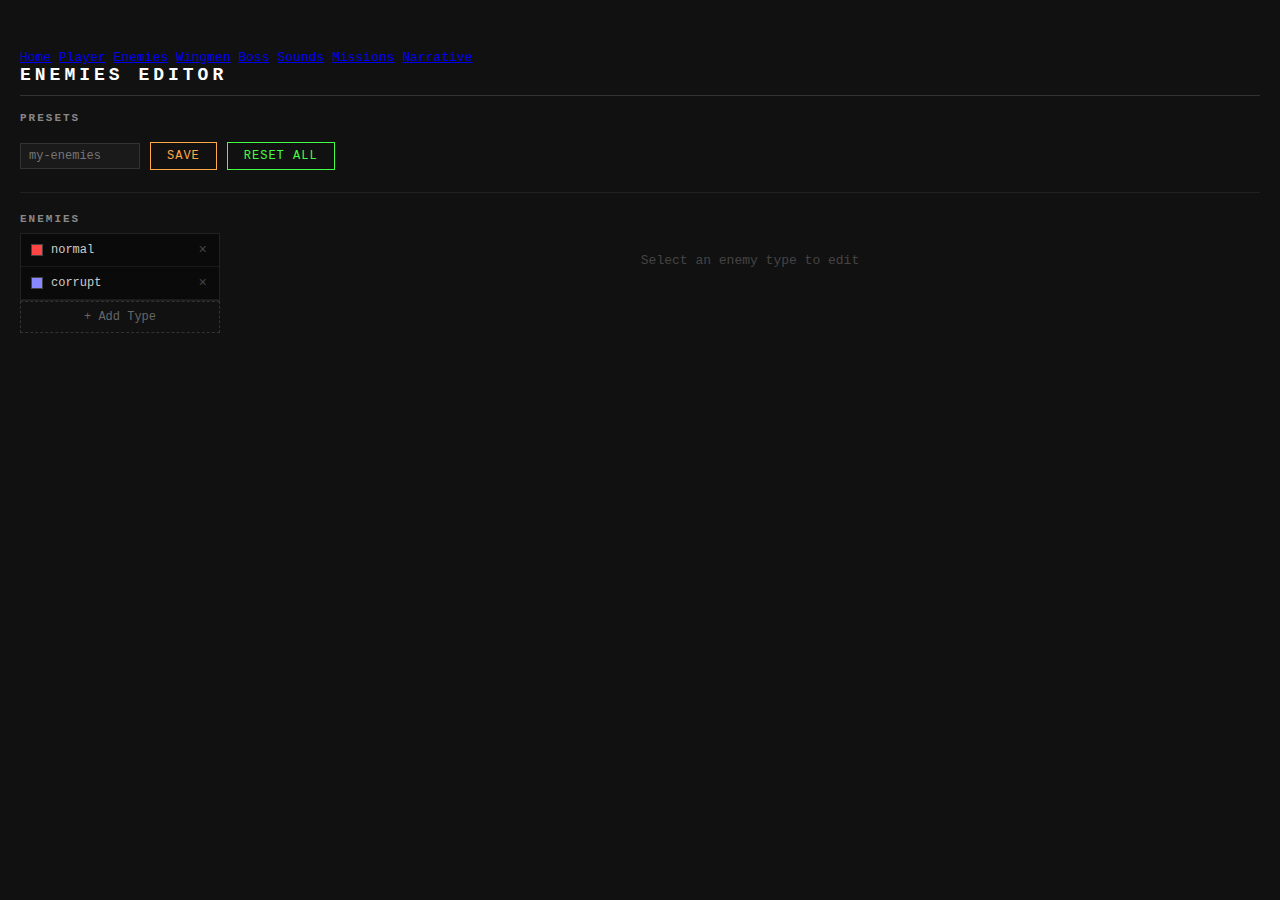
<file: _tools/enemies-editor.html>
<!DOCTYPE html>
<html lang="en">
<head>
    <meta charset="UTF-8">
    <title>Enemies Editor — Last Frontier</title>
    <link rel="stylesheet" href="tools.css">
    <style>
        body { padding: 50px 20px 20px; }
        h1 { margin-bottom: 16px; }
        h2 { margin-bottom: 8px; margin-top: 0; }
        .btn { font-size: 12px; padding: 6px 16px; }
        .action-row input[type="text"] { width: 120px; font-size: 12px; padding: 5px 8px; }
        .control-row label { width: 70px; }
        .control-row .value { width: 40px; }

        .shape-section { margin-bottom: 16px; }
        .shape-section canvas { display: block; }
        #edit-canvas { border: 1px solid #222; cursor: crosshair; }
        #preview-canvas { border: 1px solid #222; margin-bottom: 10px; }
    </style>
</head>
<body>
    <nav class="tool-nav">
        <a href="tool-home.html">Home</a>
        <a href="player-editor.html">Player</a>
        <a href="enemies-editor.html" class="active">Enemies</a>
        <a href="wingmen-editor.html">Wingmen</a>
        <a href="boss-editor.html">Boss</a>
        <a href="sound-designer.html">Sounds</a>
        <a href="mission-editor.html">Missions</a>
        <a href="narrative-editor.html">Narrative</a>
    </nav>
    <h1>Enemies Editor</h1>

    <div class="toolbar">
        <h2>Presets</h2>
        <div class="preset-row" id="presets"></div>
        <div class="action-row">
            <input type="text" id="preset-name" placeholder="my-enemies">
            <button class="btn btn-save" id="save-btn">Save</button>
            <button class="btn btn-action" id="reset-all-btn">Reset All</button>
            <button class="btn btn-save" id="default-btn" style="display:none">Save as Default</button>
        </div>
    </div>

    <div class="editor-layout">
        <div class="unit-list-panel">
            <h2 id="list-heading">Enemies</h2>
            <div class="unit-list" id="unit-list"></div>
            <button class="add-unit-btn" id="add-unit-btn">+ Add Type</button>
        </div>
        <div class="detail-panel" id="detail-panel">
            <div class="no-selection">Select an enemy type to edit</div>
        </div>
    </div>

    <!-- Hidden shape editor elements (shown inside detail panel when an enemy is selected) -->
    <template id="detail-template">
        <div class="shape-section">
            <h2>Shape</h2>
            <div class="canvas-row">
                <div class="edit-area">
                    <canvas id="edit-canvas" width="300" height="300"></canvas>
                    <div class="edit-hint">Click to add &middot; Drag to move &middot; Right-click to delete</div>
                </div>
                <div class="preview-area">
                    <canvas id="preview-canvas" width="120" height="120"></canvas>
                    <div style="margin-top: 8px;">
                        <div class="vertex-list" id="vertex-list"></div>
                    </div>
                </div>
            </div>
            <div class="actions">
                <button class="btn btn-danger" id="clear-btn">Clear</button>
                <button class="btn btn-action" id="reset-shape-btn">Reset Shape</button>
                <label><input type="checkbox" id="snap-toggle" checked> Snap</label>
                <label><input type="checkbox" id="symmetry-toggle"> Symmetry</label>
            </div>
        </div>
        <div class="section">
            <h2>Properties</h2>
            <div id="props-container"></div>
        </div>
    </template>

<script src="tools.js"></script>
<script src="shape-editor.js"></script>
<script>
// ============================================================
// DATA
// ============================================================
let enemiesDefaults = {};
let enemiesData = {};
let selectedKey = null;
let currentShapeEditor = null;

// ============================================================
// UNIT LIST
// ============================================================
const listEl = document.getElementById('unit-list');
const detailEl = document.getElementById('detail-panel');

function renderList() {
    listEl.innerHTML = '';
    const keys = Object.keys(enemiesData);

    for (const key of keys) {
        const unit = enemiesData[key];
        const item = document.createElement('div');
        item.className = 'unit-item' + (key === selectedKey ? ' selected' : '');

        const swatch = document.createElement('span');
        swatch.className = 'swatch';
        swatch.style.background = unit.color;

        const name = document.createElement('span');
        name.className = 'name';
        name.textContent = unit.name || key;

        const del = document.createElement('span');
        del.className = 'delete-unit';
        del.textContent = '\u00d7';
        del.onclick = (e) => {
            e.stopPropagation();
            delete enemiesData[key];
            if (selectedKey === key) selectedKey = null;
            renderList();
            renderDetail();
        };

        item.append(swatch, name, del);
        item.onclick = () => { selectedKey = key; renderList(); renderDetail(); };
        listEl.appendChild(item);
    }
}

// ============================================================
// DETAIL PANEL
// ============================================================
function renderDetail() {
    // Stop previous shape editor preview
    if (currentShapeEditor) {
        currentShapeEditor.stopPreview();
        currentShapeEditor = null;
    }

    detailEl.innerHTML = '';

    if (!selectedKey || !enemiesData[selectedKey]) {
        detailEl.innerHTML = '<div class="no-selection">Select an enemy type to edit</div>';
        return;
    }

    const unit = enemiesData[selectedKey];

    // Ensure shape array exists
    if (!unit.shape) {
        const defUnit = enemiesDefaults[selectedKey];
        unit.shape = defUnit ? defUnit.shape.map(v => [...v]) : [[0,-1],[-0.8,0.3],[-0.4,0.7],[0,0.4],[0.4,0.7],[0.8,0.3]];
    }

    // Clone template content
    const template = document.getElementById('detail-template');
    const content = template.content.cloneNode(true);
    detailEl.appendChild(content);

    // Wire up shape editor
    const editCanvas = detailEl.querySelector('#edit-canvas');
    const previewCanvas = detailEl.querySelector('#preview-canvas');

    currentShapeEditor = createShapeEditor({
        editCanvas,
        previewCanvas,
        vertexListEl:     detailEl.querySelector('#vertex-list'),
        snapToggleEl:     detailEl.querySelector('#snap-toggle'),
        symmetryToggleEl: detailEl.querySelector('#symmetry-toggle'),
        getVertices:      () => unit.shape,
        setVertices:      (v) => { unit.shape = v; },
        previewColor:     () => unit.color,
        previewSize:      () => unit.size || 12,
        previewLineWidth: () => 1.5,
        previewLabel:     () => unit.name || selectedKey.toUpperCase()
    });

    detailEl.querySelector('#clear-btn').onclick = () => currentShapeEditor.clear();
    detailEl.querySelector('#reset-shape-btn').onclick = () => {
        const defUnit = enemiesDefaults[selectedKey];
        const defShape = defUnit ? defUnit.shape : [[0,-1],[-0.8,0.3],[-0.4,0.7],[0,0.4],[0.4,0.7],[0.8,0.3]];
        currentShapeEditor.reset(defShape);
    };

    // Properties
    const propsEl = detailEl.querySelector('#props-container');

    // Name
    propsEl.appendChild(fieldRow('Name', textInput(unit.name || '', v => { unit.name = v; renderList(); })));

    // Color
    propsEl.appendChild(fieldRow('Color', colorInput(unit.color, v => { unit.color = v; renderList(); })));

    // Size
    sliderRow(propsEl, 'Size', unit.size || 12, 5, 40, 1,
        v => { unit.size = v; },
        (enemiesDefaults[selectedKey] || {}).size || 12);

    // Speed
    sliderRow(propsEl, 'Speed', unit.speed || 1, 0.1, 5, 0.1,
        v => { unit.speed = v; },
        (enemiesDefaults[selectedKey] || {}).speed || 1);

    // Turn Speed
    sliderRow(propsEl, 'Turn Speed', unit.turnSpeed || 0.04, 0.01, 0.1, 0.005,
        v => { unit.turnSpeed = v; },
        (enemiesDefaults[selectedKey] || {}).turnSpeed || 0.04);

    // Fire Interval
    sliderRow(propsEl, 'Fire Interval', unit.fireInterval || 90, 10, 300, 5,
        v => { unit.fireInterval = v; },
        (enemiesDefaults[selectedKey] || {}).fireInterval || 90);

    // Bullet Speed
    sliderRow(propsEl, 'Bullet Speed', unit.bulletSpeed || 4, 1, 15, 0.5,
        v => { unit.bulletSpeed = v; },
        (enemiesDefaults[selectedKey] || {}).bulletSpeed || 4);

    currentShapeEditor.refresh();
    currentShapeEditor.startPreview();
}

// ============================================================
// ADD UNIT
// ============================================================
document.getElementById('add-unit-btn').onclick = () => {
    let key = 'new-type';
    let n = 1;
    while (enemiesData[key]) { key = 'new-type-' + (n++); }
    enemiesData[key] = {
        name: key.toUpperCase(),
        color: '#fff',
        size: 12,
        speed: 1.0,
        turnSpeed: 0.04,
        fireInterval: 90,
        bulletSpeed: 4,
        shape: [[0,-1],[-0.8,0.3],[-0.4,0.7],[0,0.4],[0.4,0.7],[0.8,0.3]]
    };
    selectedKey = key;
    renderList();
    renderDetail();
};

// ============================================================
// PRESETS
// ============================================================
const presets = setupPresets({
    container: 'presets',
    storageKey: 'enemies-presets',
    getData: () => deepCopy(enemiesData),
    setData: (data) => {
        enemiesData = deepCopy(data);
        selectedKey = null;
        renderList();
        renderDetail();
    },
    saveInput: 'preset-name',
    saveBtn: 'save-btn'
});
const renderPresets = presets.render;

document.getElementById('reset-all-btn').onclick = () => {
    enemiesData = deepCopy(enemiesDefaults);
    selectedKey = null;
    renderList();
    renderDetail();
};

// ============================================================
// SAVE AS DEFAULT
// ============================================================
setupSaveDefault('default-btn', () => saveJSON('/api/save-enemies', deepCopy(enemiesData)));

// ============================================================
// INIT
// ============================================================
async function init() {
    try {
        const res = await fetch('../data/enemies.json');
        enemiesDefaults = await res.json();
    } catch (e) {
        console.error('Failed to load enemies data:', e);
    }

    enemiesData = deepCopy(enemiesDefaults);

    renderList();
    renderDetail();
    renderPresets();
}

init();
</script>
</body>
</html>
</file>
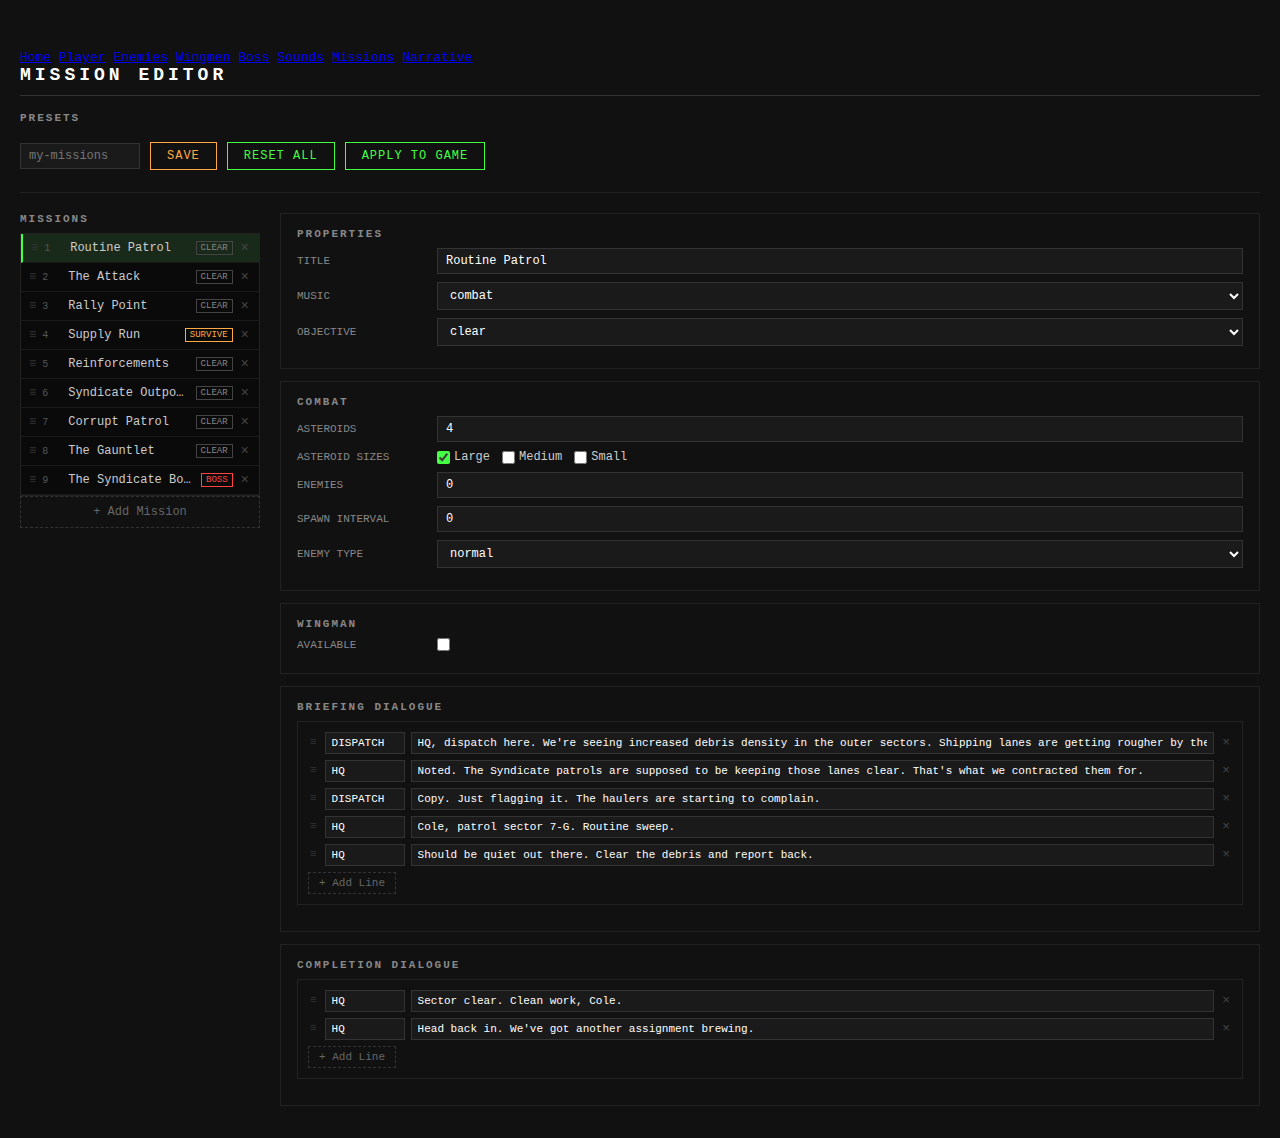
<file: _tools/mission-editor.html>
<!DOCTYPE html>
<html lang="en">
<head>
    <meta charset="UTF-8">
    <title>Mission Editor — Last Frontier</title>
    <link rel="stylesheet" href="tools.css">
    <style>
        body { padding: 50px 20px 20px; }
        h1 { margin-bottom: 16px; }
        h2 { margin-bottom: 8px; margin-top: 0; }
        .btn { font-size: 12px; padding: 6px 16px; }

        .toolbar {
            margin-bottom: 20px;
            border-bottom: 1px solid #222;
            padding-bottom: 12px;
        }

        .editor-layout {
            display: flex;
            gap: 20px;
            align-items: flex-start;
        }

        /* --- Mission List Panel --- */
        .mission-list-panel {
            width: 240px;
            flex-shrink: 0;
        }
        .mission-list {
            border: 1px solid #222;
            background: #0a0a0a;
            min-height: 100px;
        }
        .mission-item {
            display: flex;
            align-items: center;
            gap: 6px;
            padding: 6px 8px;
            cursor: pointer;
            border-bottom: 1px solid #1a1a1a;
            user-select: none;
        }
        .mission-item:hover { background: #1a1a1a; }
        .mission-item.selected { background: #1a2a1a; border-left: 2px solid #4f4; }
        .mission-item.drag-over { border-top: 2px solid #4f4; }
        .mission-item .index {
            color: #555;
            font-size: 10px;
            width: 20px;
            flex-shrink: 0;
        }
        .mission-item .title {
            flex: 1;
            overflow: hidden;
            text-overflow: ellipsis;
            white-space: nowrap;
            font-size: 12px;
        }
        .mission-item .objective-tag {
            font-size: 9px;
            padding: 1px 4px;
            border: 1px solid #444;
            color: #888;
            text-transform: uppercase;
            flex-shrink: 0;
        }
        .mission-item .objective-tag.boss { border-color: #f44; color: #f44; }
        .mission-item .objective-tag.survive { border-color: #fa4; color: #fa4; }
        .mission-item .delete-mission {
            color: #444;
            cursor: pointer;
            font-size: 14px;
            flex-shrink: 0;
            padding: 0 2px;
        }
        .mission-item .delete-mission:hover { color: #f44; }
        .mission-item .drag-handle {
            color: #333;
            cursor: grab;
            font-size: 12px;
            flex-shrink: 0;
        }
        .mission-item .drag-handle:hover { color: #888; }
        .add-mission-btn {
            width: 100%;
            padding: 8px;
            background: transparent;
            border: 1px dashed #333;
            color: #666;
            font-family: 'Courier New', monospace;
            font-size: 12px;
            cursor: pointer;
        }
        .add-mission-btn:hover { border-color: #4f4; color: #4f4; }

        /* --- Detail Panel --- */
        .detail-panel {
            flex: 1;
            min-width: 0;
        }
        .detail-panel .section {
            border: 1px solid #222;
            padding: 14px 16px;
            margin-bottom: 12px;
        }
        .field-row {
            display: flex;
            align-items: center;
            gap: 10px;
            margin-bottom: 8px;
        }
        .field-row label {
            width: 130px;
            flex-shrink: 0;
            color: #888;
            font-size: 11px;
            text-transform: uppercase;
        }
        .field-row input[type="text"],
        .field-row input[type="number"],
        .field-row select {
            background: #1a1a1a;
            border: 1px solid #333;
            color: #fff;
            font-family: 'Courier New', monospace;
            font-size: 12px;
            padding: 5px 8px;
            flex: 1;
            min-width: 0;
        }
        .field-row input[type="checkbox"] {
            accent-color: #4f4;
        }
        .checkbox-group {
            display: flex;
            gap: 12px;
            flex: 1;
        }
        .checkbox-group label {
            width: auto;
            display: flex;
            align-items: center;
            gap: 4px;
            cursor: pointer;
            color: #ccc;
            font-size: 12px;
            text-transform: none;
        }

        /* --- Dialogue Editor --- */
        .dialogue-editor {
            border: 1px solid #222;
            padding: 10px;
            margin-bottom: 12px;
        }
        .dialogue-entry {
            display: flex;
            gap: 6px;
            align-items: flex-start;
            margin-bottom: 6px;
        }
        .dialogue-entry input[type="text"] {
            background: #1a1a1a;
            border: 1px solid #333;
            color: #fff;
            font-family: 'Courier New', monospace;
            font-size: 11px;
            padding: 4px 6px;
        }
        .dialogue-entry .speaker-input { width: 80px; flex-shrink: 0; }
        .dialogue-entry .text-input { flex: 1; min-width: 0; }
        .dialogue-entry .drag-handle {
            color: #333;
            cursor: grab;
            font-size: 11px;
            padding: 4px 2px;
        }
        .dialogue-entry .drag-handle:hover { color: #888; }
        .dialogue-entry .delete-line {
            color: #444;
            cursor: pointer;
            font-size: 13px;
            padding: 3px 2px;
        }
        .dialogue-entry .delete-line:hover { color: #f44; }
        .add-line-btn {
            background: transparent;
            border: 1px dashed #333;
            color: #666;
            font-family: 'Courier New', monospace;
            font-size: 11px;
            padding: 4px 10px;
            cursor: pointer;
        }
        .add-line-btn:hover { border-color: #4f4; color: #4f4; }

        .no-selection {
            color: #444;
            font-size: 13px;
            padding: 40px 20px;
            text-align: center;
        }

        .action-row input[type="text"] { width: 120px; font-size: 12px; padding: 5px 8px; }
    </style>
</head>
<body>
    <nav class="tool-nav">
        <a href="mod-home.html">Home</a>
        <a href="player-editor.html">Player</a>
        <a href="enemies-editor.html">Enemies</a>
        <a href="wingmen-editor.html">Wingmen</a>
        <a href="boss-editor.html">Boss</a>
        <a href="sound-designer.html">Sounds</a>
        <a href="mission-editor.html" class="active">Missions</a>
        <a href="narrative-editor.html">Narrative</a>
    </nav>
    <h1>Mission Editor</h1>

    <div class="toolbar">
        <h2>Presets</h2>
        <div class="preset-row" id="presets"></div>
        <div class="action-row">
            <input type="text" id="preset-name" placeholder="my-missions">
            <button class="btn btn-save" id="save-btn">Save</button>
            <button class="btn btn-action" id="reset-all-btn">Reset All</button>
            <button class="btn btn-play" id="apply-btn">Apply to Game</button>
            <button class="btn btn-save" id="default-btn" style="display:none">Save as Default</button>
        </div>
    </div>

    <div class="editor-layout">
        <div class="mission-list-panel">
            <h2>Missions</h2>
            <div class="mission-list" id="mission-list"></div>
            <button class="add-mission-btn" id="add-mission-btn">+ Add Mission</button>
        </div>

        <div class="detail-panel" id="detail-panel">
            <div class="no-selection">Select a mission to edit</div>
        </div>
    </div>

<script src="tools.js"></script>
<script>
// ============================================================
// DATA — loaded from data/missions.json (single source of truth)
// ============================================================
const DATA_URL = '../data/missions.json';

let MUSIC_TRACKS = [];
let OBJECTIVES = [];
let ENEMY_TYPES = [];
let WINGMAN_TYPES = [];

let DEFAULTS = [];   // filled by fetchDefaults()
let missions = [];
let selectedIndex = -1;

// ============================================================
// MISSION LIST
// ============================================================
const listEl = document.getElementById('mission-list');
const detailEl = document.getElementById('detail-panel');

let dragSrcIndex = null;

function renderList() {
    listEl.innerHTML = '';
    missions.forEach((m, i) => {
        const item = document.createElement('div');
        item.className = 'mission-item' + (i === selectedIndex ? ' selected' : '');
        item.draggable = true;
        item.dataset.index = i;

        const handle = document.createElement('span');
        handle.className = 'drag-handle';
        handle.textContent = '\u2261';

        const idx = document.createElement('span');
        idx.className = 'index';
        idx.textContent = i + 1;

        const title = document.createElement('span');
        title.className = 'title';
        title.textContent = m.title;

        const tag = document.createElement('span');
        tag.className = 'objective-tag' + (m.objective === 'boss' ? ' boss' : m.objective === 'survive' ? ' survive' : '');
        tag.textContent = m.objective;

        const del = document.createElement('span');
        del.className = 'delete-mission';
        del.textContent = '\u00d7';
        del.onclick = (e) => {
            e.stopPropagation();
            missions.splice(i, 1);
            if (selectedIndex >= missions.length) selectedIndex = missions.length - 1;
            if (selectedIndex < 0) selectedIndex = -1;
            renderList();
            renderDetail();
        };

        item.append(handle, idx, title, tag, del);

        item.onclick = () => { selectedIndex = i; renderList(); renderDetail(); };

        // Drag events
        item.addEventListener('dragstart', (e) => {
            dragSrcIndex = i;
            e.dataTransfer.effectAllowed = 'move';
            item.style.opacity = '0.4';
        });
        item.addEventListener('dragend', () => { item.style.opacity = ''; });
        item.addEventListener('dragover', (e) => {
            e.preventDefault();
            e.dataTransfer.dropEffect = 'move';
            item.classList.add('drag-over');
        });
        item.addEventListener('dragleave', () => { item.classList.remove('drag-over'); });
        item.addEventListener('drop', (e) => {
            e.preventDefault();
            item.classList.remove('drag-over');
            if (dragSrcIndex === null || dragSrcIndex === i) return;
            const moved = missions.splice(dragSrcIndex, 1)[0];
            missions.splice(i, 0, moved);
            // Track selection
            if (selectedIndex === dragSrcIndex) selectedIndex = i;
            else if (dragSrcIndex < selectedIndex && i >= selectedIndex) selectedIndex--;
            else if (dragSrcIndex > selectedIndex && i <= selectedIndex) selectedIndex++;
            dragSrcIndex = null;
            renderList();
            renderDetail();
        });

        listEl.appendChild(item);
    });
}

// ============================================================
// DETAIL EDITOR
// ============================================================
function renderDetail() {
    if (selectedIndex < 0 || selectedIndex >= missions.length) {
        detailEl.innerHTML = '<div class="no-selection">Select a mission to edit</div>';
        return;
    }

    const m = missions[selectedIndex];
    detailEl.innerHTML = '';

    // --- Core Properties ---
    const coreSection = makeSection('Properties');

    coreSection.appendChild(fieldRow('Title', textInput(m.title, v => { m.title = v; renderList(); })));
    coreSection.appendChild(fieldRow('Music', selectInput(m.music, MUSIC_TRACKS, v => { m.music = v; })));
    coreSection.appendChild(fieldRow('Objective', selectInput(m.objective, OBJECTIVES, v => {
        m.objective = v;
        renderList();
        renderDetail(); // re-render to show/hide surviveTime
    })));

    if (m.objective === 'survive') {
        coreSection.appendChild(fieldRow('Survive Time', numberInput(m.surviveTime || 60, 1, 600, v => { m.surviveTime = v; })));
    }

    detailEl.appendChild(coreSection);

    // --- Enemies & Asteroids ---
    const combatSection = makeSection('Combat');

    combatSection.appendChild(fieldRow('Asteroids', numberInput(m.asteroidCount, 0, 50, v => { m.asteroidCount = v; })));
    combatSection.appendChild(fieldRow('Asteroid Sizes', asteroidSizesCheckboxes(m)));
    combatSection.appendChild(fieldRow('Enemies', numberInput(m.enemies, 0, 50, v => { m.enemies = v; })));
    combatSection.appendChild(fieldRow('Spawn Interval', numberInput(m.enemySpawnInterval, 0, 1000, v => { m.enemySpawnInterval = v; })));
    combatSection.appendChild(fieldRow('Enemy Type', selectInput(m.enemyType, ENEMY_TYPES, v => { m.enemyType = v; })));

    detailEl.appendChild(combatSection);

    // --- Wingman ---
    const wingmanSection = makeSection('Wingman');

    const wingmanCheckRow = fieldRow('Available', null);
    const cb = document.createElement('input');
    cb.type = 'checkbox';
    cb.checked = m.wingmanAvailable;
    cb.style.accentColor = '#4f4';
    cb.onchange = () => { m.wingmanAvailable = cb.checked; renderDetail(); };
    wingmanCheckRow.appendChild(cb);
    wingmanSection.appendChild(wingmanCheckRow);

    if (m.wingmanAvailable) {
        wingmanSection.appendChild(fieldRow('Type', selectInput(m.wingmanType || 'sierra', WINGMAN_TYPES, v => { m.wingmanType = v; })));
    }

    detailEl.appendChild(wingmanSection);

    // --- Briefing Dialogue ---
    const briefingSection = makeSection('Briefing Dialogue');
    briefingSection.appendChild(buildDialogueEditor(m.briefing, (updated) => { m.briefing = updated; }));
    detailEl.appendChild(briefingSection);

    // --- Completion Dialogue ---
    const completionSection = makeSection('Completion Dialogue');
    completionSection.appendChild(buildDialogueEditor(m.completionDialogue, (updated) => { m.completionDialogue = updated; }));
    detailEl.appendChild(completionSection);
}

// ============================================================
// FORM HELPERS (tool-specific)
// ============================================================
function asteroidSizesCheckboxes(mission) {
    const group = document.createElement('div');
    group.className = 'checkbox-group';
    const sizes = [
        { val: 3, label: 'Large' },
        { val: 2, label: 'Medium' },
        { val: 1, label: 'Small' }
    ];
    for (const s of sizes) {
        const lbl = document.createElement('label');
        const cb = document.createElement('input');
        cb.type = 'checkbox';
        cb.checked = mission.asteroidSizes.includes(s.val);
        cb.onchange = () => {
            if (cb.checked) {
                if (!mission.asteroidSizes.includes(s.val)) {
                    mission.asteroidSizes.push(s.val);
                    mission.asteroidSizes.sort((a, b) => b - a);
                }
            } else {
                mission.asteroidSizes = mission.asteroidSizes.filter(v => v !== s.val);
            }
        };
        lbl.append(cb, ' ' + s.label);
        group.appendChild(lbl);
    }
    return group;
}

// ============================================================
// DIALOGUE EDITOR
// ============================================================
function buildDialogueEditor(lines, onUpdate) {
    const container = document.createElement('div');
    container.className = 'dialogue-editor';

    let dragLineSrc = null;

    function rebuild() {
        container.innerHTML = '';
        lines.forEach((line, i) => {
            const entry = document.createElement('div');
            entry.className = 'dialogue-entry';
            entry.draggable = true;
            entry.dataset.lineIndex = i;

            const handle = document.createElement('span');
            handle.className = 'drag-handle';
            handle.textContent = '\u2261';

            const speaker = document.createElement('input');
            speaker.type = 'text';
            speaker.className = 'speaker-input';
            speaker.value = line.speaker;
            speaker.placeholder = 'SPEAKER';
            speaker.oninput = () => { line.speaker = speaker.value; onUpdate(lines); };

            const text = document.createElement('input');
            text.type = 'text';
            text.className = 'text-input';
            text.value = line.text;
            text.placeholder = 'Dialogue text...';
            text.oninput = () => { line.text = text.value; onUpdate(lines); };

            const del = document.createElement('span');
            del.className = 'delete-line';
            del.textContent = '\u00d7';
            del.onclick = () => {
                lines.splice(i, 1);
                onUpdate(lines);
                rebuild();
            };

            entry.append(handle, speaker, text, del);

            // Drag reorder
            entry.addEventListener('dragstart', (e) => {
                dragLineSrc = i;
                e.dataTransfer.effectAllowed = 'move';
                entry.style.opacity = '0.4';
            });
            entry.addEventListener('dragend', () => { entry.style.opacity = ''; });
            entry.addEventListener('dragover', (e) => {
                e.preventDefault();
                e.dataTransfer.dropEffect = 'move';
                entry.style.borderTop = '2px solid #4f4';
            });
            entry.addEventListener('dragleave', () => { entry.style.borderTop = ''; });
            entry.addEventListener('drop', (e) => {
                e.preventDefault();
                entry.style.borderTop = '';
                if (dragLineSrc === null || dragLineSrc === i) return;
                const moved = lines.splice(dragLineSrc, 1)[0];
                lines.splice(i, 0, moved);
                onUpdate(lines);
                dragLineSrc = null;
                rebuild();
            });

            container.appendChild(entry);
        });

        const addBtn = document.createElement('button');
        addBtn.className = 'add-line-btn';
        addBtn.textContent = '+ Add Line';
        addBtn.onclick = () => {
            lines.push({ speaker: 'HQ', text: '' });
            onUpdate(lines);
            rebuild();
            // Focus the new text input
            const entries = container.querySelectorAll('.dialogue-entry');
            const last = entries[entries.length - 1];
            if (last) last.querySelector('.text-input').focus();
        };
        container.appendChild(addBtn);
    }

    rebuild();
    return container;
}

// ============================================================
// ADD MISSION
// ============================================================
document.getElementById('add-mission-btn').onclick = () => {
    const newMission = {
        id: missions.length + 1,
        title: 'New Mission',
        music: 'combat',
        briefing: [{ speaker: 'HQ', text: '' }],
        asteroidCount: 4,
        asteroidSizes: [3],
        enemies: 0,
        enemySpawnInterval: 0,
        enemyType: 'normal',
        wingmanAvailable: false,
        wingmanType: null,
        objective: 'clear',
        surviveTime: null,
        completionDialogue: [{ speaker: 'HQ', text: '' }]
    };
    missions.push(newMission);
    selectedIndex = missions.length - 1;
    renderList();
    renderDetail();
};

// ============================================================
// PRESETS
// ============================================================
const presetSystem = setupPresets({
    container: 'presets',
    storageKey: 'mission-presets',
    getData: () => JSON.parse(JSON.stringify(missions)),
    setData: (data) => {
        missions = JSON.parse(JSON.stringify(data));
        selectedIndex = missions.length > 0 ? 0 : -1;
        renderList();
        renderDetail();
    },
    saveInput: 'preset-name',
    saveBtn: 'save-btn'
});
const renderPresets = presetSystem.render;

document.getElementById('reset-all-btn').onclick = () => {
    missions = JSON.parse(JSON.stringify(DEFAULTS));
    selectedIndex = missions.length > 0 ? 0 : -1;
    renderList();
    renderDetail();
};

// ============================================================
// APPLY TO GAME
// ============================================================
document.getElementById('apply-btn').onclick = () => {
    const output = missions.map((m, i) => ({ ...m, id: i + 1 }));
    localStorage.setItem('lf-mod-missions', JSON.stringify(output));
    flashButton('apply-btn', 'Applied!');
};

// ============================================================
// SAVE AS DEFAULT (dev server only — writes JSON to data/missions.json)
// ============================================================
setupSaveDefault('default-btn', () => {
    const output = missions.map((m, i) => ({ ...m, id: i + 1 }));
    return saveJSON('/api/save-missions', output);
});

// ============================================================
// INIT — fetch defaults from data/missions.json, then render
// ============================================================
async function init() {
    try {
        const [missionsRes, musicRes, objectivesRes, enemiesRes, wingmenRes] = await Promise.all([
            fetch(DATA_URL),
            fetch('../data/music.json'),
            fetch('../data/objectives.json'),
            fetch('../data/enemies.json'),
            fetch('../data/wingmen.json')
        ]);
        DEFAULTS = await missionsRes.json();
        MUSIC_TRACKS = (await musicRes.json()).map(t => t.name);
        OBJECTIVES = await objectivesRes.json();
        ENEMY_TYPES = Object.keys(await enemiesRes.json());
        WINGMAN_TYPES = Object.keys(await wingmenRes.json());
    } catch (e) {
        console.error('Failed to load data files:', e);
        DEFAULTS = [];
    }

    // Start from defaults, then override with any existing mod
    missions = JSON.parse(JSON.stringify(DEFAULTS));
    try {
        const existing = JSON.parse(localStorage.getItem('lf-mod-missions'));
        if (Array.isArray(existing) && existing.length > 0) {
            missions = existing;
        }
    } catch {}

    selectedIndex = missions.length > 0 ? 0 : -1;
    renderList();
    renderDetail();
    renderPresets();
}

init();
</script>
</body>
</html>
</file>
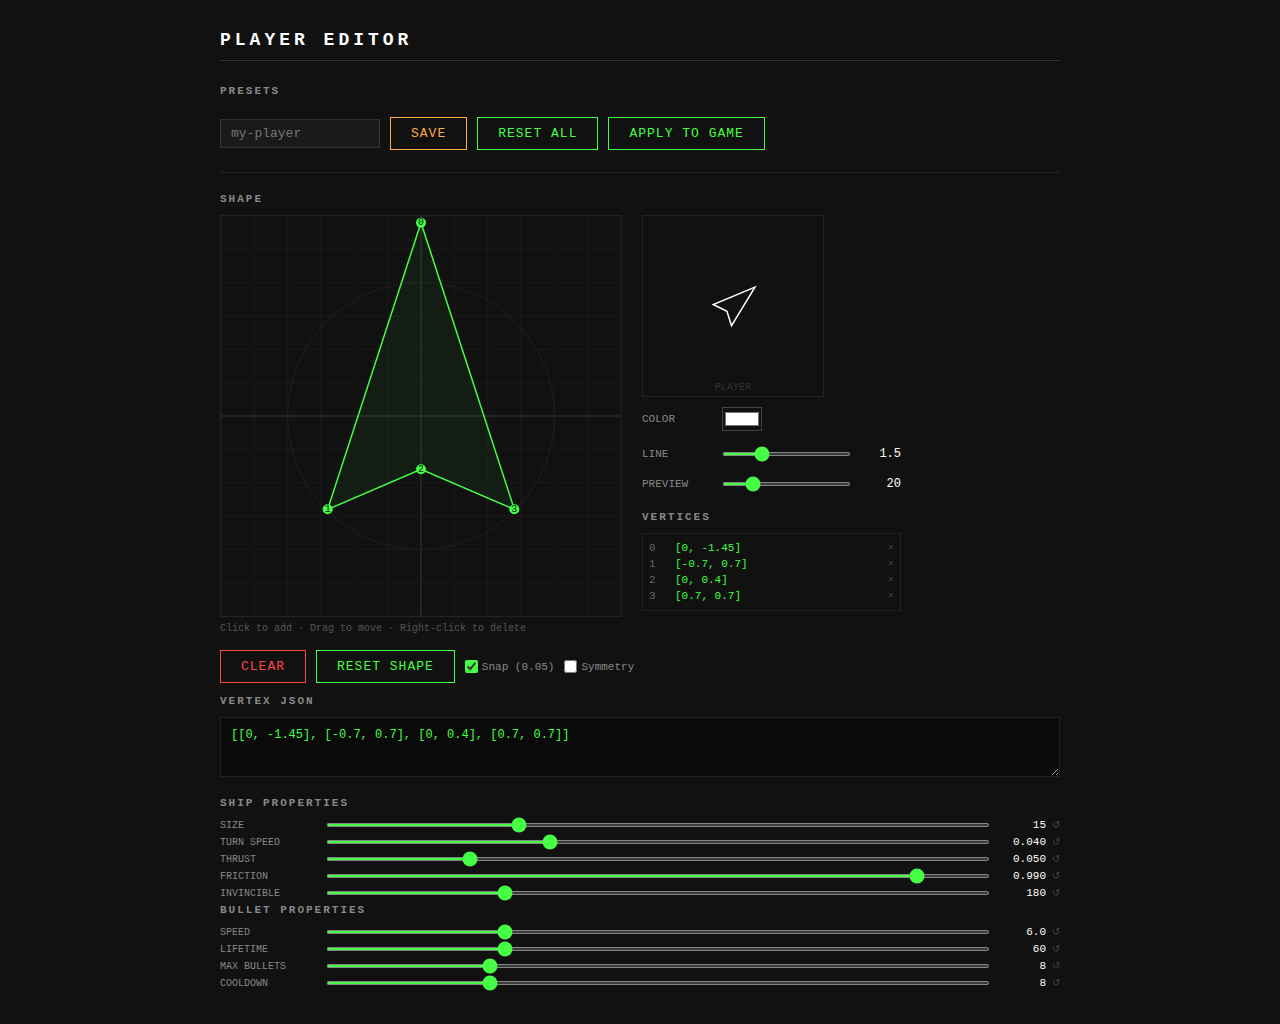
<file: _tools/player-editor.html>
<!DOCTYPE html>
<html lang="en">
<head>
    <meta charset="UTF-8">
    <title>Player Editor — Last Frontier</title>
    <link rel="stylesheet" href="tools.css">
    <style>
        body { max-width: 900px; margin: 0 auto; }
        .control-row label { width: 70px; }
        .control-row .value { width: 40px; }
    </style>
</head>
<body>
    <h1>Player Editor</h1>

    <div class="toolbar">
        <h2>Presets</h2>
        <div class="preset-row" id="presets"></div>
        <div class="action-row">
            <input type="text" id="preset-name" placeholder="my-player">
            <button class="btn btn-save" id="save-btn">Save</button>
            <button class="btn btn-action" id="reset-all-btn">Reset All</button>
            <button class="btn btn-play" id="apply-btn">Apply to Game</button>
            <button class="btn btn-save" id="default-btn" style="display:none">Save as Default</button>
        </div>
    </div>

    <h2>Shape</h2>
    <div class="canvas-row">
        <div class="edit-area">
            <canvas id="edit-canvas" width="400" height="400"></canvas>
            <div class="edit-hint">Click to add &middot; Drag to move &middot; Right-click to delete</div>
        </div>
        <div class="preview-area">
            <canvas id="preview-canvas" width="180" height="180"></canvas>
            <div class="controls">
                <div class="control-row">
                    <label>Color</label>
                    <input type="color" id="ship-color" value="#ffffff">
                </div>
                <div class="control-row">
                    <label>Line</label>
                    <input type="range" id="line-width" min="0.5" max="4" step="0.5" value="1.5">
                    <span class="value" id="line-width-val">1.5</span>
                </div>
                <div class="control-row">
                    <label>Preview</label>
                    <input type="range" id="preview-size" min="10" max="60" step="1" value="20">
                    <span class="value" id="preview-size-val">20</span>
                </div>
            </div>
            <div style="margin-top: 12px;">
                <h2>Vertices</h2>
                <div class="vertex-list" id="vertex-list"></div>
            </div>
        </div>
    </div>

    <div class="actions">
        <button class="btn btn-danger" id="clear-btn">Clear</button>
        <button class="btn btn-action" id="reset-shape-btn">Reset Shape</button>
        <label><input type="checkbox" id="snap-toggle" checked> Snap (0.05)</label>
        <label><input type="checkbox" id="symmetry-toggle"> Symmetry</label>
    </div>

    <h2>Vertex JSON</h2>
    <textarea class="json-output" id="json-output" readonly></textarea>

    <div class="viz-section">
        <h2>Ship Properties</h2>
        <div class="slider-group" id="sliders-ship"></div>
    </div>

    <div class="viz-section">
        <h2>Bullet Properties</h2>
        <div class="slider-group" id="sliders-bullets"></div>
    </div>

<script src="tools.js"></script>
<script src="shape-editor.js"></script>
<script>
// ============================================================
// DATA
// ============================================================
let shipDefaults = {};
let bulletDefaults = {};
let shipData = {};
let bulletData = {};

// ============================================================
// SHAPE EDITOR
// ============================================================
const shapeEditor = createShapeEditor({
    editCanvas:      document.getElementById('edit-canvas'),
    previewCanvas:   document.getElementById('preview-canvas'),
    vertexListEl:    document.getElementById('vertex-list'),
    jsonOutputEl:    document.getElementById('json-output'),
    snapToggleEl:    document.getElementById('snap-toggle'),
    symmetryToggleEl:document.getElementById('symmetry-toggle'),
    getVertices:     () => shipData.shape,
    setVertices:     (v) => { shipData.shape = v; },
    previewColor:    () => document.getElementById('ship-color').value,
    previewSize:     () => parseFloat(document.getElementById('preview-size').value),
    previewLineWidth:() => parseFloat(document.getElementById('line-width').value),
    previewLabel:    () => 'PLAYER'
});

// Preview control listeners
document.getElementById('line-width').addEventListener('input', (e) => {
    document.getElementById('line-width-val').textContent = e.target.value;
});
document.getElementById('preview-size').addEventListener('input', (e) => {
    document.getElementById('preview-size-val').textContent = e.target.value;
});

document.getElementById('clear-btn').onclick = () => shapeEditor.clear();
document.getElementById('reset-shape-btn').onclick = () => shapeEditor.reset(shipDefaults.shape);

// ============================================================
// PROPERTY SLIDERS
// ============================================================
function buildSliders() {
    document.getElementById('sliders-ship').innerHTML = '';
    document.getElementById('sliders-bullets').innerHTML = '';

    // Ship sliders
    sliderRow('sliders-ship', 'Size',         shipData.size,               5,   40,  1,   v => { shipData.size = v; },               shipDefaults.size);
    sliderRow('sliders-ship', 'Turn Speed',   shipData.turnSpeed,          0.01, 0.1, 0.005, v => { shipData.turnSpeed = v; },        shipDefaults.turnSpeed);
    sliderRow('sliders-ship', 'Thrust',       shipData.thrustPower,        0.01, 0.2, 0.005, v => { shipData.thrustPower = v; },      shipDefaults.thrustPower);
    sliderRow('sliders-ship', 'Friction',     shipData.friction,           0.9,  1.0, 0.005, v => { shipData.friction = v; },         shipDefaults.friction);
    sliderRow('sliders-ship', 'Invincible',   shipData.invincibleDuration, 30,   600, 10,  v => { shipData.invincibleDuration = v; }, shipDefaults.invincibleDuration);

    // Bullet sliders
    sliderRow('sliders-bullets', 'Speed',     bulletData.speed,        1,   20,  0.5, v => { bulletData.speed = v; },        bulletDefaults.speed);
    sliderRow('sliders-bullets', 'Lifetime',  bulletData.lifetime,     10,  200, 5,   v => { bulletData.lifetime = v; },     bulletDefaults.lifetime);
    sliderRow('sliders-bullets', 'Max Bullets',bulletData.maxBullets,  1,   30,  1,   v => { bulletData.maxBullets = v; },   bulletDefaults.maxBullets);
    sliderRow('sliders-bullets', 'Cooldown',  bulletData.shootCooldown,1,   30,  1,   v => { bulletData.shootCooldown = v; },bulletDefaults.shootCooldown);
}

// ============================================================
// PRESETS
// ============================================================
const presets = setupPresets({
    container: 'presets',
    storageKey: 'player-presets',
    getData: () => ({ ship: deepCopy(shipData), bullets: deepCopy(bulletData) }),
    setData: (data) => {
        shipData = deepCopy(data.ship);
        bulletData = deepCopy(data.bullets);
        buildSliders();
        shapeEditor.refresh();
    },
    saveInput: 'preset-name',
    saveBtn: 'save-btn'
});
const renderPresets = presets.render;

document.getElementById('reset-all-btn').onclick = () => {
    shipData = deepCopy(shipDefaults);
    bulletData = deepCopy(bulletDefaults);
    buildSliders();
    shapeEditor.refresh();
};

// ============================================================
// APPLY TO GAME
// ============================================================
function roundV(v) { return [Math.round(v[0] * 100) / 100, Math.round(v[1] * 100) / 100]; }

document.getElementById('apply-btn').onclick = () => {
    // Ship diff
    const shipDiff = {};
    for (const key of Object.keys(shipDefaults)) {
        if (key === 'shape') {
            const cur = shipData.shape;
            const def = shipDefaults.shape;
            const changed = cur.length !== def.length ||
                cur.some((v, i) => v[0] !== def[i][0] || v[1] !== def[i][1]);
            if (changed) shipDiff.shape = cur.map(roundV);
        } else if (shipData[key] !== shipDefaults[key]) {
            shipDiff[key] = shipData[key];
        }
    }

    if (Object.keys(shipDiff).length === 0) {
        localStorage.removeItem('lf-mod-ship');
    } else {
        localStorage.setItem('lf-mod-ship', JSON.stringify(shipDiff));
    }

    // Bullet diff
    const bulletDiff = {};
    for (const key of Object.keys(bulletDefaults)) {
        if (bulletData[key] !== bulletDefaults[key]) {
            bulletDiff[key] = bulletData[key];
        }
    }

    if (Object.keys(bulletDiff).length === 0) {
        localStorage.removeItem('lf-mod-bullets');
    } else {
        localStorage.setItem('lf-mod-bullets', JSON.stringify(bulletDiff));
    }

    const total = Object.keys(shipDiff).length + Object.keys(bulletDiff).length;
    flashButton('apply-btn', total > 0 ? 'Applied!' : 'Cleared!');
};

// ============================================================
// SAVE AS DEFAULT
// ============================================================
setupSaveDefault('default-btn', () => Promise.all([
    saveJSON('/api/save-ship', deepCopy(shipData)),
    saveJSON('/api/save-bullets', deepCopy(bulletData))
]));

// ============================================================
// INIT
// ============================================================
async function init() {
    try {
        const [shipRes, bulletRes] = await Promise.all([
            fetch('../data/ship.json').then(r => r.json()),
            fetch('../data/bullets.json').then(r => r.json())
        ]);
        shipDefaults = shipRes;
        bulletDefaults = bulletRes;
    } catch (e) {
        console.error('Failed to load data:', e);
    }

    shipData = deepCopy(shipDefaults);
    bulletData = deepCopy(bulletDefaults);

    // Apply existing mods
    try {
        const mod = JSON.parse(localStorage.getItem('lf-mod-ship'));
        if (mod && typeof mod === 'object') deepAssign(shipData, mod);
    } catch {}
    try {
        const mod = JSON.parse(localStorage.getItem('lf-mod-bullets'));
        if (mod && typeof mod === 'object') deepAssign(bulletData, mod);
    } catch {}

    buildSliders();
    renderPresets();
    shapeEditor.refresh();
    shapeEditor.startPreview();
}

init();
</script>
</body>
</html>
</file>
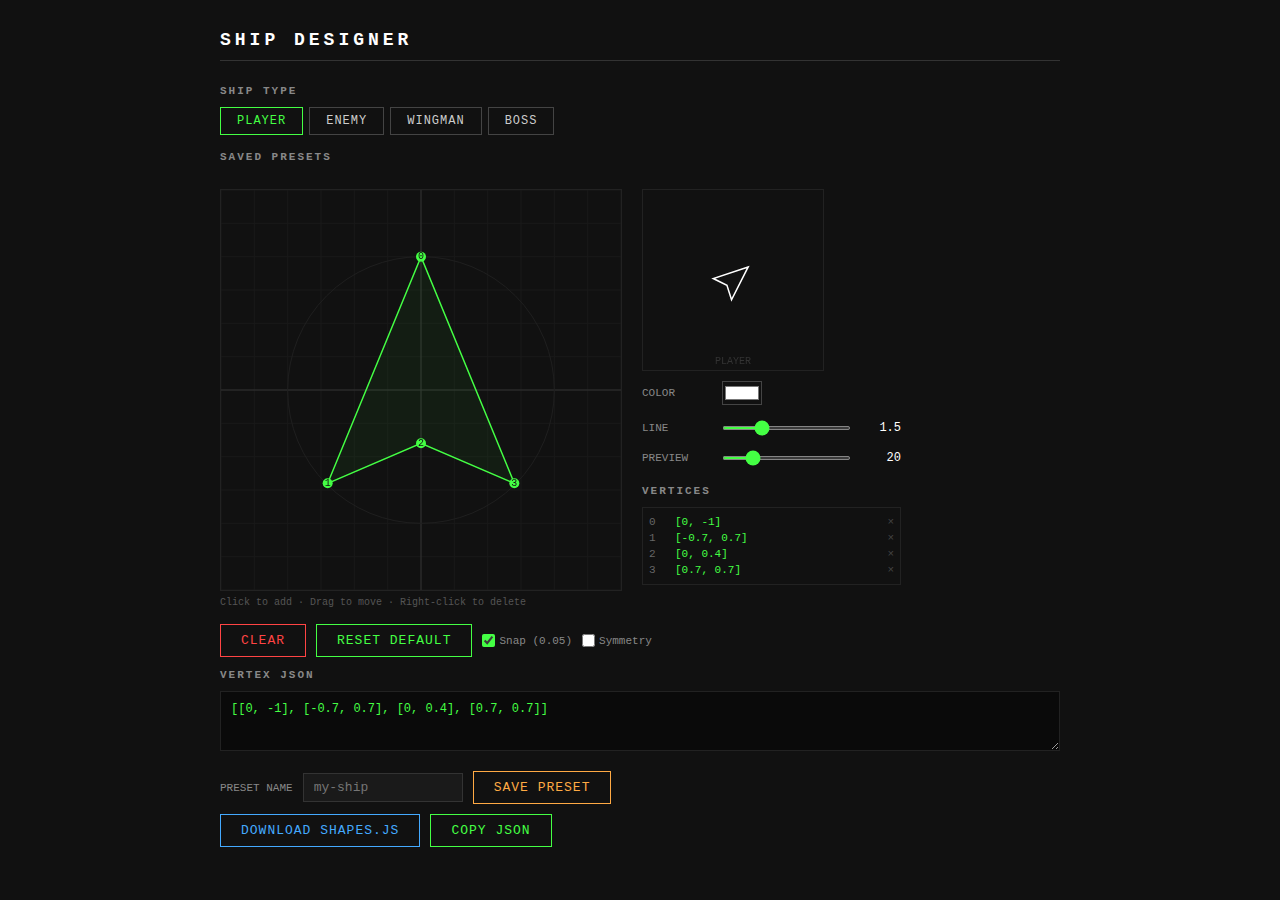
<file: _tools/ship-designer.html>
<!DOCTYPE html>
<html lang="en">
<head>
    <meta charset="UTF-8">
    <title>Ship Designer — Last Frontier</title>
    <link rel="stylesheet" href="tools.css">
    <style>
        body { max-width: 900px; margin: 0 auto; }
        .preset-row { margin-bottom: 16px; }
        .control-row label { width: 70px; }
        .control-row .value { width: 40px; }

        /* Ship type selector */
        .type-row { display: flex; gap: 6px; margin-bottom: 16px; }
        .type-btn {
            background: transparent;
            border: 1px solid #444;
            color: #ccc;
            font-family: 'Courier New', monospace;
            font-size: 12px;
            padding: 6px 16px;
            cursor: pointer;
            transition: all 0.15s;
            text-transform: uppercase;
            letter-spacing: 1px;
        }
        .type-btn:hover { border-color: #888; color: #fff; }
        .type-btn.active { border-color: #4f4; color: #4f4; }

        /* Canvas layout */
        .canvas-row { display: flex; gap: 20px; margin-bottom: 16px; }
        .edit-area { position: relative; }
        #edit-canvas { border: 1px solid #222; cursor: crosshair; display: block; }
        .edit-hint { color: #555; font-size: 10px; margin-top: 6px; }
        #preview-canvas { border: 1px solid #222; display: block; margin-bottom: 10px; }

        /* Controls column */
        .controls { display: flex; flex-direction: column; gap: 8px; }
        .control-row input[type="color"] {
            width: 40px; height: 24px;
            border: 1px solid #444;
            background: transparent;
            cursor: pointer;
        }

        /* Vertex list */
        .vertex-list {
            max-height: 200px; overflow-y: auto;
            border: 1px solid #222; padding: 6px;
            margin-bottom: 12px; font-size: 11px;
        }
        .vertex-item { display: flex; align-items: center; gap: 6px; padding: 2px 0; color: #aaa; }
        .vertex-item .idx { color: #666; width: 20px; }
        .vertex-item .coords { color: #4f4; }
        .vertex-item .del-btn { color: #444; cursor: pointer; margin-left: auto; }
        .vertex-item .del-btn:hover { color: #f44; }

        /* JSON output */
        #json-output {
            background: #0a0a0a; border: 1px solid #222; color: #4f4;
            font-family: 'Courier New', monospace; font-size: 12px;
            padding: 10px; width: 100%; height: 60px;
            resize: vertical; margin-bottom: 16px;
        }
    </style>
</head>
<body>
    <h1>Ship Designer</h1>

    <h2>Ship Type</h2>
    <div class="type-row" id="type-btns">
        <button class="type-btn active" data-type="player">Player</button>
        <button class="type-btn" data-type="enemy">Enemy</button>
        <button class="type-btn" data-type="wingman">Wingman</button>
        <button class="type-btn" data-type="boss">Boss</button>
    </div>

    <h2>Saved Presets</h2>
    <div class="preset-row" id="custom-presets"></div>

    <div class="canvas-row">
        <div class="edit-area">
            <canvas id="edit-canvas" width="400" height="400"></canvas>
            <div class="edit-hint">Click to add &middot; Drag to move &middot; Right-click to delete</div>
        </div>
        <div class="preview-area">
            <canvas id="preview-canvas" width="180" height="180"></canvas>
            <div class="controls">
                <div class="control-row">
                    <label>Color</label>
                    <input type="color" id="ship-color" value="#ffffff">
                </div>
                <div class="control-row">
                    <label>Line</label>
                    <input type="range" id="line-width" min="0.5" max="4" step="0.5" value="1.5">
                    <span class="value" id="line-width-val">1.5</span>
                </div>
                <div class="control-row">
                    <label>Preview</label>
                    <input type="range" id="preview-size" min="10" max="60" step="1" value="20">
                    <span class="value" id="preview-size-val">20</span>
                </div>
            </div>
            <div style="margin-top: 12px;">
                <h2>Vertices</h2>
                <div class="vertex-list" id="vertex-list"></div>
            </div>
        </div>
    </div>

    <div class="actions">
        <button class="btn btn-danger" id="clear-btn">Clear</button>
        <button class="btn btn-action" id="reset-btn">Reset Default</button>
        <label><input type="checkbox" id="snap-toggle" checked> Snap (0.05)</label>
        <label><input type="checkbox" id="symmetry-toggle"> Symmetry</label>
    </div>

    <h2>Vertex JSON</h2>
    <textarea id="json-output" readonly></textarea>

    <div class="file-row">
        <span>Preset name</span>
        <input type="text" id="preset-name" placeholder="my-ship">
        <button class="btn btn-save" id="save-btn">Save Preset</button>
    </div>
    <div class="file-row">
        <button class="btn btn-download" id="download-btn">Download shapes.js</button>
        <button class="btn btn-action" id="copy-btn">Copy JSON</button>
    </div>

<script>
// --- Default shapes (same as js/shapes.js) ---
const DEFAULTS = {
    player: [[0, -1], [-0.7, 0.7], [0, 0.4], [0.7, 0.7]],
    enemy: [[0, -1], [-0.8, 0.3], [-0.4, 0.7], [0, 0.4], [0.4, 0.7], [0.8, 0.3]],
    wingman: [[0, -1], [-0.67, 0.67], [0, 0.33], [0.67, 0.67]],
    boss: [[0, -1], [-0.6, -0.3], [-1, 0.4], [-0.5, 0.8], [0, 0.5], [0.5, 0.8], [1, 0.4], [0.6, -0.3]]
};

// --- State ---
const allShapes = {};
for (const key of Object.keys(DEFAULTS)) {
    allShapes[key] = DEFAULTS[key].map(v => [...v]);
}

let currentType = 'player';
let draggingIdx = -1;
let hoveredIdx = -1;

// --- Canvas setup ---
const editCanvas = document.getElementById('edit-canvas');
const editCtx = editCanvas.getContext('2d');
const previewCanvas = document.getElementById('preview-canvas');
const previewCtx = previewCanvas.getContext('2d');

// Coordinate system: shape coords [-1.5, 1.5] mapped to canvas [0, 400]
const GRID_RANGE = 1.5;
const SCALE = editCanvas.width / (GRID_RANGE * 2);
const CENTER = editCanvas.width / 2;

function toCanvas(sx, sy) {
    return [CENTER + sx * SCALE, CENTER + sy * SCALE];
}

function toShape(cx, cy) {
    return [(cx - CENTER) / SCALE, (cy - CENTER) / SCALE];
}

function snapVal(v) {
    if (!document.getElementById('snap-toggle').checked) return v;
    return Math.round(v / 0.05) * 0.05;
}

function roundDisplay(v) {
    return Math.round(v * 100) / 100;
}

// --- Current vertices shorthand ---
function verts() { return allShapes[currentType]; }

// --- Distance helpers ---
function distPt(a, b) {
    return Math.hypot(a[0] - b[0], a[1] - b[1]);
}

function distToSegment(p, a, b) {
    const dx = b[0] - a[0], dy = b[1] - a[1];
    const lenSq = dx * dx + dy * dy;
    if (lenSq === 0) return distPt(p, a);
    let t = ((p[0] - a[0]) * dx + (p[1] - a[1]) * dy) / lenSq;
    t = Math.max(0, Math.min(1, t));
    return distPt(p, [a[0] + t * dx, a[1] + t * dy]);
}

function findInsertIndex(vertices, point) {
    if (vertices.length < 2) return vertices.length;
    let minDist = Infinity;
    let bestIdx = 0;
    for (let i = 0; i < vertices.length; i++) {
        const j = (i + 1) % vertices.length;
        const d = distToSegment(point, vertices[i], vertices[j]);
        if (d < minDist) {
            minDist = d;
            bestIdx = i + 1;
        }
    }
    return bestIdx;
}

function findVertex(canvasX, canvasY, threshold) {
    const [sx, sy] = toShape(canvasX, canvasY);
    for (let i = 0; i < verts().length; i++) {
        if (distPt([sx, sy], verts()[i]) < threshold) return i;
    }
    return -1;
}

// --- Symmetry helper ---
function findMirror(vertices, idx) {
    const [x, y] = vertices[idx];
    if (Math.abs(x) < 0.02) return -1; // on center line, no mirror
    for (let i = 0; i < vertices.length; i++) {
        if (i === idx) continue;
        if (Math.abs(vertices[i][0] + x) < 0.05 && Math.abs(vertices[i][1] - y) < 0.05) {
            return i;
        }
    }
    return -1;
}

// --- Edit canvas rendering ---
function drawEditCanvas() {
    const ctx = editCtx;
    const w = editCanvas.width, h = editCanvas.height;
    ctx.fillStyle = '#111';
    ctx.fillRect(0, 0, w, h);

    // Grid
    ctx.strokeStyle = '#1a1a1a';
    ctx.lineWidth = 1;
    for (let v = -GRID_RANGE; v <= GRID_RANGE; v += 0.25) {
        const [cx, cy] = toCanvas(v, -GRID_RANGE);
        const [cx2, cy2] = toCanvas(v, GRID_RANGE);
        ctx.beginPath(); ctx.moveTo(cx, cy); ctx.lineTo(cx2, cy2); ctx.stroke();
        const [rx, ry] = toCanvas(-GRID_RANGE, v);
        const [rx2, ry2] = toCanvas(GRID_RANGE, v);
        ctx.beginPath(); ctx.moveTo(rx, ry); ctx.lineTo(rx2, ry2); ctx.stroke();
    }

    // Axes
    ctx.strokeStyle = '#333';
    ctx.lineWidth = 1;
    ctx.beginPath(); ctx.moveTo(CENTER, 0); ctx.lineTo(CENTER, h); ctx.stroke();
    ctx.beginPath(); ctx.moveTo(0, CENTER); ctx.lineTo(w, CENTER); ctx.stroke();

    // Unit circle (reference)
    ctx.strokeStyle = '#1f1f1f';
    ctx.beginPath();
    ctx.arc(CENTER, CENTER, SCALE, 0, Math.PI * 2);
    ctx.stroke();

    const vertices = verts();
    if (vertices.length === 0) return;

    // Polygon fill (subtle)
    if (vertices.length >= 3) {
        ctx.fillStyle = 'rgba(68, 255, 68, 0.05)';
        ctx.beginPath();
        for (let i = 0; i < vertices.length; i++) {
            const [cx, cy] = toCanvas(vertices[i][0], vertices[i][1]);
            if (i === 0) ctx.moveTo(cx, cy);
            else ctx.lineTo(cx, cy);
        }
        ctx.closePath();
        ctx.fill();
    }

    // Edges
    ctx.strokeStyle = '#4f4';
    ctx.lineWidth = 1.5;
    ctx.beginPath();
    for (let i = 0; i < vertices.length; i++) {
        const [cx, cy] = toCanvas(vertices[i][0], vertices[i][1]);
        if (i === 0) ctx.moveTo(cx, cy);
        else ctx.lineTo(cx, cy);
    }
    ctx.closePath();
    ctx.stroke();

    // Vertices
    for (let i = 0; i < vertices.length; i++) {
        const [cx, cy] = toCanvas(vertices[i][0], vertices[i][1]);
        const isHovered = i === hoveredIdx;
        const isDragging = i === draggingIdx;

        ctx.fillStyle = isDragging ? '#fff' : isHovered ? '#8f8' : '#4f4';
        ctx.beginPath();
        ctx.arc(cx, cy, isHovered || isDragging ? 7 : 5, 0, Math.PI * 2);
        ctx.fill();

        // Index label
        ctx.fillStyle = '#111';
        ctx.font = '10px Courier New';
        ctx.textAlign = 'center';
        ctx.textBaseline = 'middle';
        ctx.fillText(i, cx, cy);
    }
}

// --- Preview rendering ---
let previewAngle = 0;

function drawPreview() {
    const ctx = previewCtx;
    const w = previewCanvas.width, h = previewCanvas.height;
    ctx.fillStyle = '#111';
    ctx.fillRect(0, 0, w, h);

    const vertices = verts();
    if (vertices.length < 2) {
        requestAnimationFrame(drawPreview);
        return;
    }

    const size = parseFloat(document.getElementById('preview-size').value);
    const color = document.getElementById('ship-color').value;
    const lineW = parseFloat(document.getElementById('line-width').value);

    previewAngle += 0.02;

    ctx.save();
    ctx.translate(w / 2, h / 2);
    ctx.rotate(previewAngle);

    ctx.strokeStyle = color;
    ctx.lineWidth = lineW;
    ctx.beginPath();
    for (let i = 0; i < vertices.length; i++) {
        const px = vertices[i][0] * size;
        const py = vertices[i][1] * size;
        if (i === 0) ctx.moveTo(px, py);
        else ctx.lineTo(px, py);
    }
    ctx.closePath();
    ctx.stroke();
    ctx.restore();

    // Border label
    ctx.fillStyle = '#333';
    ctx.font = '10px Courier New';
    ctx.textAlign = 'center';
    ctx.fillText(currentType.toUpperCase(), w / 2, h - 6);

    requestAnimationFrame(drawPreview);
}

// --- Vertex list rendering ---
function renderVertexList() {
    const list = document.getElementById('vertex-list');
    list.innerHTML = '';
    const vertices = verts();
    for (let i = 0; i < vertices.length; i++) {
        const item = document.createElement('div');
        item.className = 'vertex-item';
        item.innerHTML = `
            <span class="idx">${i}</span>
            <span class="coords">[${roundDisplay(vertices[i][0])}, ${roundDisplay(vertices[i][1])}]</span>
            <span class="del-btn" data-idx="${i}">\u00d7</span>
        `;
        item.querySelector('.del-btn').onclick = () => {
            vertices.splice(i, 1);
            refresh();
        };
        list.appendChild(item);
    }
}

// --- JSON output ---
function updateJSON() {
    const vertices = verts();
    const formatted = vertices.map(v => `[${roundDisplay(v[0])}, ${roundDisplay(v[1])}]`).join(', ');
    document.getElementById('json-output').value = `[${formatted}]`;
}

// --- Refresh all displays ---
function refresh() {
    drawEditCanvas();
    renderVertexList();
    updateJSON();
}

// --- Mouse events on edit canvas ---
function getCanvasPos(e) {
    const rect = editCanvas.getBoundingClientRect();
    return [e.clientX - rect.left, e.clientY - rect.top];
}

editCanvas.addEventListener('mousedown', (e) => {
    if (e.button === 2) return; // right-click handled by contextmenu
    const [cx, cy] = getCanvasPos(e);
    const hitThreshold = 12 / SCALE; // 12px in shape coords

    const idx = findVertex(cx, cy, hitThreshold);
    if (idx >= 0) {
        draggingIdx = idx;
    } else {
        // Add new vertex
        let [sx, sy] = toShape(cx, cy);
        sx = snapVal(sx);
        sy = snapVal(sy);
        const insertIdx = findInsertIndex(verts(), [sx, sy]);
        verts().splice(insertIdx, 0, [sx, sy]);

        // If symmetry is on, add mirrored vertex
        if (document.getElementById('symmetry-toggle').checked && Math.abs(sx) > 0.02) {
            // Insert mirror on the other side
            const mirrorPt = [-sx, sy];
            const mirrorIdx = findInsertIndex(verts(), mirrorPt);
            verts().splice(mirrorIdx, 0, mirrorPt);
        }

        refresh();
    }
});

editCanvas.addEventListener('mousemove', (e) => {
    const [cx, cy] = getCanvasPos(e);

    if (draggingIdx >= 0) {
        let [sx, sy] = toShape(cx, cy);
        sx = snapVal(sx);
        sy = snapVal(sy);

        const symmetryOn = document.getElementById('symmetry-toggle').checked;
        const mirrorIdx = symmetryOn ? findMirror(verts(), draggingIdx) : -1;

        verts()[draggingIdx] = [sx, sy];
        if (mirrorIdx >= 0) {
            verts()[mirrorIdx] = [-sx, sy];
        }
        refresh();
    } else {
        const hitThreshold = 12 / SCALE;
        const newHovered = findVertex(cx, cy, hitThreshold);
        if (newHovered !== hoveredIdx) {
            hoveredIdx = newHovered;
            editCanvas.style.cursor = hoveredIdx >= 0 ? 'grab' : 'crosshair';
            drawEditCanvas();
        }
    }
});

editCanvas.addEventListener('mouseup', () => {
    draggingIdx = -1;
});

editCanvas.addEventListener('mouseleave', () => {
    draggingIdx = -1;
    hoveredIdx = -1;
    editCanvas.style.cursor = 'crosshair';
    drawEditCanvas();
});

editCanvas.addEventListener('contextmenu', (e) => {
    e.preventDefault();
    const [cx, cy] = getCanvasPos(e);
    const hitThreshold = 12 / SCALE;
    const idx = findVertex(cx, cy, hitThreshold);
    if (idx >= 0) {
        verts().splice(idx, 1);
        refresh();
    }
});

// --- Ship type buttons ---
document.querySelectorAll('.type-btn').forEach(btn => {
    btn.onclick = () => {
        currentType = btn.dataset.type;
        document.querySelectorAll('.type-btn').forEach(b => b.classList.remove('active'));
        btn.classList.add('active');
        refresh();
    };
});

// --- Control inputs ---
document.getElementById('line-width').addEventListener('input', (e) => {
    document.getElementById('line-width-val').textContent = e.target.value;
});
document.getElementById('preview-size').addEventListener('input', (e) => {
    document.getElementById('preview-size-val').textContent = e.target.value;
});

// --- Action buttons ---
document.getElementById('clear-btn').onclick = () => {
    allShapes[currentType] = [];
    refresh();
};

document.getElementById('reset-btn').onclick = () => {
    allShapes[currentType] = DEFAULTS[currentType].map(v => [...v]);
    refresh();
};

document.getElementById('copy-btn').onclick = () => {
    const textarea = document.getElementById('json-output');
    textarea.select();
    navigator.clipboard.writeText(textarea.value);
};

// --- Preset management ---
function loadPresets() {
    try { return JSON.parse(localStorage.getItem('ship-presets') || '{}'); } catch { return {}; }
}

function savePresets(presets) {
    localStorage.setItem('ship-presets', JSON.stringify(presets));
}

function renderPresets() {
    const row = document.getElementById('custom-presets');
    row.innerHTML = '';
    const presets = loadPresets();
    for (const name of Object.keys(presets)) {
        const btn = document.createElement('button');
        btn.className = 'preset-btn';
        btn.innerHTML = `${name} <span class="delete">\u00d7</span>`;
        btn.querySelector('.delete').onclick = (e) => {
            e.stopPropagation();
            const p = loadPresets();
            delete p[name];
            savePresets(p);
            renderPresets();
        };
        btn.onclick = () => {
            const p = loadPresets();
            allShapes[currentType] = p[name].map(v => [...v]);
            refresh();
        };
        row.appendChild(btn);
    }
}

document.getElementById('save-btn').onclick = () => {
    const name = document.getElementById('preset-name').value.trim();
    if (!name) return;
    const presets = loadPresets();
    presets[name] = verts().map(v => [...v]);
    savePresets(presets);
    document.getElementById('preset-name').value = '';
    renderPresets();
};

// --- Download shapes.js ---
document.getElementById('download-btn').onclick = () => {
    function formatVerts(vertices) {
        return vertices.map(v => `[${roundDisplay(v[0])}, ${roundDisplay(v[1])}]`).join(', ');
    }

    const content = `// --- Ship Shape Definitions ---
// Each shape is an array of [x, y] vertex pairs normalized to size 1.
// Nose points "up" at (0, -1). The game rotates to face movement direction.

export const shapes = {
    player: [
        ${formatVerts(allShapes.player)}
    ],
    enemy: [
        ${formatVerts(allShapes.enemy)}
    ],
    wingman: [
        ${formatVerts(allShapes.wingman)}
    ],
    boss: [
        ${formatVerts(allShapes.boss)}
    ]
};

// Draws a shape polygon. Call within a ctx.save()/restore() block
// that has already set translate, rotate, strokeStyle, and lineWidth.
export function strokeShape(ctx, vertices, size) {
    ctx.beginPath();
    for (let i = 0; i < vertices.length; i++) {
        const px = vertices[i][0] * size;
        const py = vertices[i][1] * size;
        if (i === 0) ctx.moveTo(px, py);
        else ctx.lineTo(px, py);
    }
    ctx.closePath();
    ctx.stroke();
}
`;

    const blob = new Blob([content], { type: 'text/javascript' });
    const url = URL.createObjectURL(blob);
    const a = document.createElement('a');
    a.href = url;
    a.download = 'shapes.js';
    a.click();
    URL.revokeObjectURL(url);
};

// --- Init ---
renderPresets();
refresh();
drawPreview();
</script>
</body>
</html>
</file>
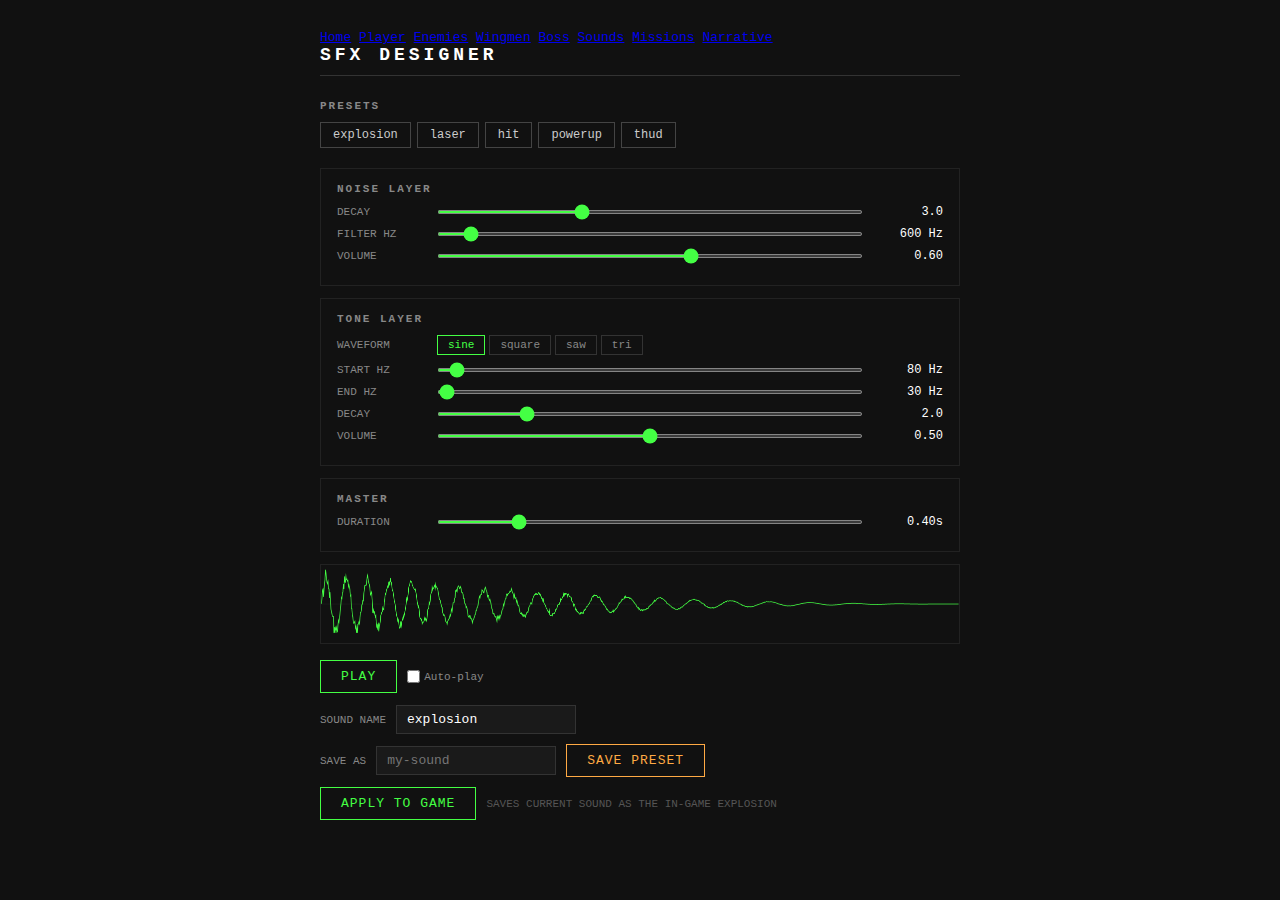
<file: _tools/sound-designer.html>
<!DOCTYPE html>
<html lang="en">
<head>
    <meta charset="UTF-8">
    <title>SFX Designer — Last Frontier</title>
    <link rel="stylesheet" href="tools.css">
    <style>
        body { max-width: 700px; margin: 0 auto; }
        .preset-btn.active { border-color: #4f4; color: #4f4; }
        .file-row input[type="text"] { width: 180px; }

        /* Waveform selectors */
        .wave-btns { display: flex; gap: 4px; flex: 1; }
        .wave-btn {
            background: transparent;
            border: 1px solid #333;
            color: #888;
            font-family: 'Courier New', monospace;
            font-size: 11px;
            padding: 3px 10px;
            cursor: pointer;
        }
        .wave-btn:hover { border-color: #666; }
        .wave-btn.active { border-color: #4f4; color: #4f4; }

        /* Waveform display */
        #waveform {
            width: 100%;
            height: 80px;
            border: 1px solid #222;
            margin-bottom: 16px;
            display: block;
        }
    </style>
</head>
<body>
    <nav class="tool-nav">
        <a href="mod-home.html">Home</a>
        <a href="player-editor.html">Player</a>
        <a href="enemies-editor.html">Enemies</a>
        <a href="wingmen-editor.html">Wingmen</a>
        <a href="boss-editor.html">Boss</a>
        <a href="sound-designer.html" class="active">Sounds</a>
        <a href="mission-editor.html">Missions</a>
        <a href="narrative-editor.html">Narrative</a>
    </nav>
    <h1>SFX Designer</h1>

    <h2>Presets</h2>
    <div class="preset-row" id="built-in-presets"></div>
    <div class="preset-row" id="custom-presets"></div>

    <div class="section">
        <h2>Noise Layer</h2>
        <div class="control-row">
            <label>Decay</label>
            <input type="range" id="noiseDecay" min="0.5" max="8" step="0.1" value="3">
            <span class="value" id="noiseDecay-val"></span>
        </div>
        <div class="control-row">
            <label>Filter Hz</label>
            <input type="range" id="noiseFilter" min="100" max="8000" step="50" value="600">
            <span class="value" id="noiseFilter-val"></span>
        </div>
        <div class="control-row">
            <label>Volume</label>
            <input type="range" id="noiseVolume" min="0" max="1" step="0.01" value="0.6">
            <span class="value" id="noiseVolume-val"></span>
        </div>
    </div>

    <div class="section">
        <h2>Tone Layer</h2>
        <div class="control-row">
            <label>Waveform</label>
            <div class="wave-btns">
                <button class="wave-btn active" data-wave="sine">sine</button>
                <button class="wave-btn" data-wave="square">square</button>
                <button class="wave-btn" data-wave="sawtooth">saw</button>
                <button class="wave-btn" data-wave="triangle">tri</button>
            </div>
        </div>
        <div class="control-row">
            <label>Start Hz</label>
            <input type="range" id="toneStart" min="20" max="2000" step="1" value="80">
            <span class="value" id="toneStart-val"></span>
        </div>
        <div class="control-row">
            <label>End Hz</label>
            <input type="range" id="toneEnd" min="20" max="2000" step="1" value="30">
            <span class="value" id="toneEnd-val"></span>
        </div>
        <div class="control-row">
            <label>Decay</label>
            <input type="range" id="toneDecay" min="0.5" max="8" step="0.1" value="2">
            <span class="value" id="toneDecay-val"></span>
        </div>
        <div class="control-row">
            <label>Volume</label>
            <input type="range" id="toneVolume" min="0" max="1" step="0.01" value="0.5">
            <span class="value" id="toneVolume-val"></span>
        </div>
    </div>

    <div class="section">
        <h2>Master</h2>
        <div class="control-row">
            <label>Duration</label>
            <input type="range" id="duration" min="0.05" max="2" step="0.01" value="0.4">
            <span class="value" id="duration-val"></span>
        </div>
    </div>

    <canvas id="waveform"></canvas>

    <div class="actions">
        <button class="btn btn-play" id="play-btn">Play</button>
        <label><input type="checkbox" id="auto-play"> Auto-play</label>
    </div>

    <div class="file-row">
        <span>Sound name</span>
        <input type="text" id="filename" value="explosion">
    </div>

    <div class="file-row">
        <span>Save as</span>
        <input type="text" id="preset-name" placeholder="my-sound">
        <button class="btn btn-save" id="save-btn">Save Preset</button>
    </div>

    <div class="file-row">
        <button class="btn btn-play" id="apply-btn">Apply to Game</button>
        <button class="btn btn-save" id="default-btn" style="display:none">Save as Default</button>
        <span class="apply-hint" style="color:#555;font-size:11px;">Saves current sound as the in-game explosion</span>
    </div>

<script src="tools.js"></script>
<script>
// --- Built-in presets ---
const BUILT_IN = {
    explosion: {
        duration: 0.4, noiseDecay: 3, noiseFilter: 600, noiseVolume: 0.6,
        toneType: 'sine', toneStart: 80, toneEnd: 30, toneDecay: 2, toneVolume: 0.5
    },
    laser: {
        duration: 0.15, noiseDecay: 5, noiseFilter: 3000, noiseVolume: 0.2,
        toneType: 'square', toneStart: 1200, toneEnd: 200, toneDecay: 1.5, toneVolume: 0.6
    },
    hit: {
        duration: 0.2, noiseDecay: 4, noiseFilter: 800, noiseVolume: 0.7,
        toneType: 'sine', toneStart: 200, toneEnd: 60, toneDecay: 3, toneVolume: 0.4
    },
    powerup: {
        duration: 0.5, noiseDecay: 2, noiseFilter: 4000, noiseVolume: 0.15,
        toneType: 'sine', toneStart: 400, toneEnd: 1200, toneDecay: 0.8, toneVolume: 0.6
    },
    thud: {
        duration: 0.25, noiseDecay: 5, noiseFilter: 300, noiseVolume: 0.5,
        toneType: 'sine', toneStart: 60, toneEnd: 25, toneDecay: 2.5, toneVolume: 0.7
    }
};

// --- Param names that map to slider IDs ---
const SLIDER_PARAMS = ['duration', 'noiseDecay', 'noiseFilter', 'noiseVolume', 'toneStart', 'toneEnd', 'toneDecay', 'toneVolume'];

// --- Read current UI state into a params object ---
function readParams() {
    const p = {};
    for (const id of SLIDER_PARAMS) {
        p[id] = parseFloat(document.getElementById(id).value);
    }
    p.toneType = document.querySelector('.wave-btn.active').dataset.wave;
    return p;
}

// --- Apply a params object to the UI ---
function applyParams(p) {
    for (const id of SLIDER_PARAMS) {
        const el = document.getElementById(id);
        el.value = p[id];
        updateValueDisplay(el);
    }
    document.querySelectorAll('.wave-btn').forEach(btn => {
        btn.classList.toggle('active', btn.dataset.wave === p.toneType);
    });
    drawWaveform();
}

// --- Update the value readout next to a slider ---
function updateValueDisplay(el) {
    const display = document.getElementById(el.id + '-val');
    const val = parseFloat(el.value);
    if (el.id === 'duration') display.textContent = val.toFixed(2) + 's';
    else if (el.id.includes('Filter') || el.id.includes('Start') || el.id.includes('End')) display.textContent = val + ' Hz';
    else display.textContent = val.toFixed(el.step < 1 ? (el.id.includes('Decay') ? 1 : 2) : 0);
}

// --- Synthesis ---
const SAMPLE_RATE = 44100;

function synthesize(params) {
    const numSamples = Math.floor(SAMPLE_RATE * params.duration);
    const samples = new Float32Array(numSamples);

    // Noise layer
    const noise = new Float32Array(numSamples);
    for (let i = 0; i < numSamples; i++) {
        const progress = i / numSamples;
        noise[i] = (Math.random() * 2 - 1) * Math.pow(1 - progress, params.noiseDecay);
    }

    // Low-pass filter the noise (single-pole IIR)
    const alpha = Math.min(1, (2 * Math.PI * params.noiseFilter) / SAMPLE_RATE);
    let prev = 0;
    for (let i = 0; i < numSamples; i++) {
        prev += alpha * (noise[i] - prev);
        noise[i] = prev;
    }

    // Tone layer
    const tone = new Float32Array(numSamples);
    let phase = 0;
    for (let i = 0; i < numSamples; i++) {
        const progress = i / numSamples;
        const freq = params.toneStart * Math.pow(params.toneEnd / Math.max(1, params.toneStart), progress);
        const envelope = Math.pow(1 - progress, params.toneDecay);
        phase += (2 * Math.PI * freq) / SAMPLE_RATE;

        let s;
        switch (params.toneType) {
            case 'sine':     s = Math.sin(phase); break;
            case 'square':   s = Math.sin(phase) > 0 ? 1 : -1; break;
            case 'sawtooth': s = ((phase % (2 * Math.PI)) / Math.PI) - 1; break;
            case 'triangle':
                const t = (phase % (2 * Math.PI)) / (2 * Math.PI);
                s = 4 * Math.abs(t - 0.5) - 1;
                break;
            default: s = Math.sin(phase);
        }
        tone[i] = s * envelope;
    }

    // Mix
    for (let i = 0; i < numSamples; i++) {
        samples[i] = noise[i] * params.noiseVolume + tone[i] * params.toneVolume;
    }

    // Normalize
    let peak = 0;
    for (let i = 0; i < numSamples; i++) peak = Math.max(peak, Math.abs(samples[i]));
    if (peak > 0) {
        const scale = 0.9 / peak;
        for (let i = 0; i < numSamples; i++) samples[i] *= scale;
    }

    return samples;
}

// --- Playback ---
let audioCtx = null;

function play() {
    if (!audioCtx) audioCtx = new AudioContext();
    const params = readParams();
    const samples = synthesize(params);

    const buffer = audioCtx.createBuffer(1, samples.length, SAMPLE_RATE);
    buffer.getChannelData(0).set(samples);

    const src = audioCtx.createBufferSource();
    src.buffer = buffer;
    src.connect(audioCtx.destination);
    src.start();
}

// --- Waveform display ---
function drawWaveform() {
    const canvas = document.getElementById('waveform');
    const ctx = canvas.getContext('2d');
    canvas.width = canvas.offsetWidth * 2;
    canvas.height = canvas.offsetHeight * 2;

    const params = readParams();
    const samples = synthesize(params);

    ctx.fillStyle = '#111';
    ctx.fillRect(0, 0, canvas.width, canvas.height);

    // Center line
    ctx.strokeStyle = '#222';
    ctx.beginPath();
    ctx.moveTo(0, canvas.height / 2);
    ctx.lineTo(canvas.width, canvas.height / 2);
    ctx.stroke();

    // Waveform
    ctx.strokeStyle = '#4f4';
    ctx.lineWidth = 1.5;
    ctx.beginPath();
    const step = Math.max(1, Math.floor(samples.length / canvas.width));
    for (let x = 0; x < canvas.width; x++) {
        const i = Math.floor((x / canvas.width) * samples.length);
        const y = (1 - samples[i]) * canvas.height / 2;
        if (x === 0) ctx.moveTo(x, y);
        else ctx.lineTo(x, y);
    }
    ctx.stroke();
}

// --- Preset management ---
function loadCustomPresets() {
    try {
        return JSON.parse(localStorage.getItem('sfx-presets') || '{}');
    } catch { return {}; }
}

function saveCustomPresets(presets) {
    localStorage.setItem('sfx-presets', JSON.stringify(presets));
}

function renderPresets() {
    // Built-in
    const builtInRow = document.getElementById('built-in-presets');
    builtInRow.innerHTML = '';
    for (const name of Object.keys(BUILT_IN)) {
        const btn = document.createElement('button');
        btn.className = 'preset-btn';
        btn.textContent = name;
        btn.onclick = () => {
            applyParams(BUILT_IN[name]);
            document.getElementById('filename').value = name;
            highlightPreset(btn);
            if (document.getElementById('auto-play').checked) play();
        };
        builtInRow.appendChild(btn);
    }

    // Custom
    const customRow = document.getElementById('custom-presets');
    customRow.innerHTML = '';
    const custom = loadCustomPresets();
    for (const name of Object.keys(custom)) {
        const btn = document.createElement('button');
        btn.className = 'preset-btn';
        btn.innerHTML = name + '<span class="delete">\u00d7</span>';
        btn.querySelector('.delete').onclick = (e) => {
            e.stopPropagation();
            const presets = loadCustomPresets();
            delete presets[name];
            saveCustomPresets(presets);
            renderPresets();
        };
        btn.onclick = () => {
            applyParams(custom[name]);
            document.getElementById('filename').value = name;
            highlightPreset(btn);
            if (document.getElementById('auto-play').checked) play();
        };
        customRow.appendChild(btn);
    }
}

function highlightPreset(activeBtn) {
    document.querySelectorAll('.preset-btn').forEach(b => b.classList.remove('active'));
    activeBtn.classList.add('active');
}

// --- Wire up events ---
document.getElementById('play-btn').onclick = play;

document.getElementById('save-btn').onclick = () => {
    const name = document.getElementById('preset-name').value.trim();
    if (!name) return;
    const presets = loadCustomPresets();
    presets[name] = readParams();
    saveCustomPresets(presets);
    document.getElementById('preset-name').value = '';
    renderPresets();
};

// Sliders: update display + auto-play + redraw waveform
for (const id of SLIDER_PARAMS) {
    const el = document.getElementById(id);
    updateValueDisplay(el);
    el.addEventListener('input', () => {
        updateValueDisplay(el);
        drawWaveform();
        if (document.getElementById('auto-play').checked) play();
    });
}

// Waveform type buttons
document.querySelectorAll('.wave-btn').forEach(btn => {
    btn.onclick = () => {
        document.querySelectorAll('.wave-btn').forEach(b => b.classList.remove('active'));
        btn.classList.add('active');
        drawWaveform();
        if (document.getElementById('auto-play').checked) play();
    };
});

// --- Apply to Game (writes to lf-mod-sfx) ---
document.getElementById('apply-btn').onclick = () => {
    const params = readParams();
    const soundName = document.getElementById('filename').value.trim() || 'explosion';
    let mods = {};
    try { mods = JSON.parse(localStorage.getItem('lf-mod-sfx') || '{}'); } catch {}
    mods[soundName] = params;
    localStorage.setItem('lf-mod-sfx', JSON.stringify(mods));
    flashButton('apply-btn', 'Applied!');
};

// --- Save as Default (dev server only, writes JSON to data/sounds.json) ---
setupSaveDefault('default-btn', () => {
    const params = readParams();
    const name = document.getElementById('filename').value.trim() || 'explosion';
    const snapshot = {};
    for (const key of Object.keys(BUILT_IN)) snapshot[key] = BUILT_IN[key];
    snapshot[name] = params;
    return saveJSON('/api/save-sounds', snapshot);
});

// --- Init ---
renderPresets();
drawWaveform();
</script>
</body>
</html>
</file>
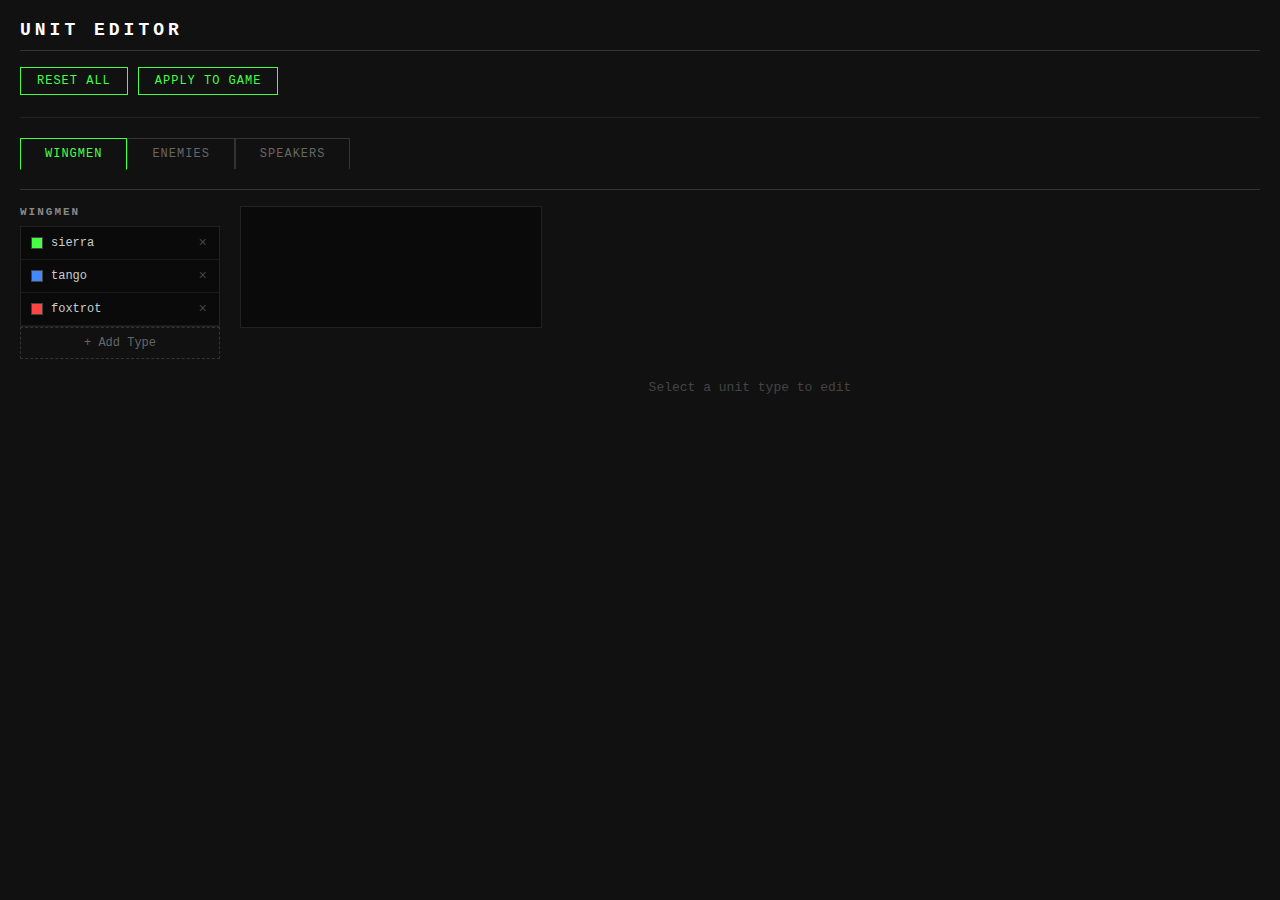
<file: _tools/unit-editor.html>
<!DOCTYPE html>
<html lang="en">
<head>
    <meta charset="UTF-8">
    <title>Unit Editor — Last Frontier</title>
    <link rel="stylesheet" href="tools.css">
    <style>
        body { padding: 20px; }
        h1 { margin-bottom: 16px; }
        h2 { margin-bottom: 8px; margin-top: 0; }
        .btn { font-size: 12px; padding: 6px 16px; }
        .action-row input[type="text"] { width: 120px; font-size: 12px; padding: 5px 8px; }

        .toolbar {
            margin-bottom: 20px;
            border-bottom: 1px solid #222;
            padding-bottom: 12px;
        }

        /* --- Tabs --- */
        .tab-bar {
            display: flex;
            gap: 0;
            margin-bottom: 20px;
        }
        .tab-btn {
            background: transparent;
            border: 1px solid #333;
            border-bottom: none;
            color: #666;
            font-family: 'Courier New', monospace;
            font-size: 12px;
            padding: 8px 24px;
            cursor: pointer;
            text-transform: uppercase;
            letter-spacing: 1px;
        }
        .tab-btn:hover { color: #ccc; }
        .tab-btn.active {
            color: #4f4;
            border-color: #4f4;
            border-bottom: 1px solid #111;
            margin-bottom: -1px;
            z-index: 1;
        }
        .tab-content {
            border-top: 1px solid #333;
            padding-top: 16px;
        }

        /* --- Unit List + Detail Layout --- */
        .editor-layout {
            display: flex;
            gap: 20px;
            align-items: flex-start;
        }

        .unit-list-panel {
            width: 200px;
            flex-shrink: 0;
        }
        .unit-list {
            border: 1px solid #222;
            background: #0a0a0a;
            min-height: 60px;
        }
        .unit-item {
            display: flex;
            align-items: center;
            gap: 8px;
            padding: 8px 10px;
            cursor: pointer;
            border-bottom: 1px solid #1a1a1a;
            user-select: none;
        }
        .unit-item:hover { background: #1a1a1a; }
        .unit-item.selected { background: #1a2a1a; border-left: 2px solid #4f4; }
        .unit-item .swatch {
            width: 12px;
            height: 12px;
            border: 1px solid #444;
            flex-shrink: 0;
        }
        .unit-item .name {
            flex: 1;
            font-size: 12px;
            overflow: hidden;
            text-overflow: ellipsis;
            white-space: nowrap;
        }
        .unit-item .delete-unit {
            color: #444;
            cursor: pointer;
            font-size: 14px;
            flex-shrink: 0;
            padding: 0 2px;
        }
        .unit-item .delete-unit:hover { color: #f44; }
        .add-unit-btn {
            width: 100%;
            padding: 8px;
            background: transparent;
            border: 1px dashed #333;
            color: #666;
            font-family: 'Courier New', monospace;
            font-size: 12px;
            cursor: pointer;
        }
        .add-unit-btn:hover { border-color: #4f4; color: #4f4; }

        /* --- Detail Panel --- */
        .detail-panel {
            flex: 1;
            min-width: 0;
        }
        .detail-panel .section {
            border: 1px solid #222;
            padding: 14px 16px;
            margin-bottom: 12px;
        }
        .field-row {
            display: flex;
            align-items: center;
            gap: 10px;
            margin-bottom: 8px;
        }
        .field-row label {
            width: 130px;
            flex-shrink: 0;
            color: #888;
            font-size: 11px;
            text-transform: uppercase;
        }
        .field-row input[type="text"],
        .field-row input[type="number"],
        .field-row input[type="color"],
        .field-row select {
            background: #1a1a1a;
            border: 1px solid #333;
            color: #fff;
            font-family: 'Courier New', monospace;
            font-size: 12px;
            padding: 5px 8px;
            flex: 1;
            min-width: 0;
        }
        .field-row input[type="color"] {
            width: 50px;
            height: 30px;
            flex: 0;
            padding: 2px;
            cursor: pointer;
        }
        .color-pair {
            display: flex;
            align-items: center;
            gap: 8px;
            flex: 1;
        }
        .color-pair input[type="text"] {
            width: 80px;
            flex: 0;
        }

        .no-selection {
            color: #444;
            font-size: 13px;
            padding: 40px 20px;
            text-align: center;
        }

        /* --- Preview canvas --- */
        .preview-canvas {
            border: 1px solid #222;
            background: #0a0a0a;
            display: block;
            margin-bottom: 12px;
        }
    </style>
</head>
<body>
    <h1>Unit Editor</h1>

    <div class="toolbar">
        <div class="action-row">
            <button class="btn btn-action" id="reset-btn">Reset All</button>
            <button class="btn btn-play" id="apply-btn">Apply to Game</button>
            <button class="btn btn-save" id="default-btn" style="display:none">Save as Default</button>
        </div>
    </div>

    <div class="tab-bar">
        <button class="tab-btn active" data-tab="wingmen">Wingmen</button>
        <button class="tab-btn" data-tab="enemies">Enemies</button>
        <button class="tab-btn" data-tab="speakers">Speakers</button>
    </div>

    <div class="tab-content">
        <div class="editor-layout">
            <div class="unit-list-panel">
                <h2 id="list-heading">Wingmen</h2>
                <div class="unit-list" id="unit-list"></div>
                <button class="add-unit-btn" id="add-unit-btn">+ Add Type</button>
            </div>
            <div class="detail-panel" id="detail-panel">
                <canvas class="preview-canvas" id="preview-canvas" width="300" height="120"></canvas>
                <div class="no-selection">Select a unit type to edit</div>
            </div>
        </div>
    </div>

<script>
// ============================================================
// DATA
// ============================================================
let wingmenData = {};
let enemiesData = {};
let speakersData = {};
let wingmenDefaults = {};
let enemiesDefaults = {};
let speakersDefaults = {};
let shapes = {};

let activeTab = 'wingmen';
let selectedKey = null;

function strokeShape(c, verts, size) {
    c.beginPath();
    for (let i = 0; i < verts.length; i++) {
        if (i === 0) c.moveTo(verts[i][0]*size, verts[i][1]*size);
        else c.lineTo(verts[i][0]*size, verts[i][1]*size);
    }
    c.closePath(); c.stroke();
}

function getData() {
    if (activeTab === 'wingmen') return wingmenData;
    if (activeTab === 'enemies') return enemiesData;
    return speakersData;
}
function getDefaults() {
    if (activeTab === 'wingmen') return wingmenDefaults;
    if (activeTab === 'enemies') return enemiesDefaults;
    return speakersDefaults;
}

// ============================================================
// UNIT LIST
// ============================================================
const listEl = document.getElementById('unit-list');
const detailEl = document.getElementById('detail-panel');
const listHeading = document.getElementById('list-heading');

function renderList() {
    listEl.innerHTML = '';
    const data = getData();
    const keys = Object.keys(data);

    listHeading.textContent = activeTab === 'wingmen' ? 'Wingmen' : activeTab === 'enemies' ? 'Enemies' : 'Speakers';

    for (const key of keys) {
        const unit = data[key];
        const item = document.createElement('div');
        item.className = 'unit-item' + (key === selectedKey ? ' selected' : '');

        const swatch = document.createElement('span');
        swatch.className = 'swatch';
        swatch.style.background = unit.color;

        const name = document.createElement('span');
        name.className = 'name';
        name.textContent = key;

        const del = document.createElement('span');
        del.className = 'delete-unit';
        del.textContent = '\u00d7';
        del.onclick = (e) => {
            e.stopPropagation();
            delete data[key];
            if (selectedKey === key) selectedKey = null;
            renderList();
            renderDetail();
        };

        item.append(swatch, name, del);
        item.onclick = () => { selectedKey = key; renderList(); renderDetail(); };
        listEl.appendChild(item);
    }
}

// ============================================================
// DETAIL EDITOR
// ============================================================
function renderDetail() {
    const data = getData();
    // Keep canvas, clear the rest
    const canvas = document.getElementById('preview-canvas');
    detailEl.innerHTML = '';
    detailEl.appendChild(canvas);

    if (!selectedKey || !data[selectedKey]) {
        detailEl.innerHTML += '<div class="no-selection">Select a unit type to edit</div>';
        drawPreview();
        return;
    }

    const unit = data[selectedKey];

    const section = makeSection('Properties');

    // Key (id) — read-only display
    section.appendChild(fieldRow('Key', staticText(selectedKey)));

    if (activeTab === 'wingmen') {
        section.appendChild(fieldRow('Display Name', textInput(unit.name, v => { unit.name = v; })));
        section.appendChild(fieldRow('Color', colorInput(unit.color, v => { unit.color = v; renderList(); drawPreview(); })));
        section.appendChild(fieldRow('Fire Rate', numberInput(unit.fireRate, 1, 120, v => { unit.fireRate = v; })));
        section.appendChild(fieldRow('Target Priority', selectInput(unit.targetPriority, ['nearest', 'enemies'], v => { unit.targetPriority = v; })));
    } else if (activeTab === 'enemies') {
        section.appendChild(fieldRow('Color', colorInput(unit.color, v => { unit.color = v; renderList(); drawPreview(); })));
    } else {
        section.appendChild(fieldRow('Color', colorInput(unit.color, v => { unit.color = v; renderList(); drawPreview(); })));
    }

    detailEl.appendChild(section);
    drawPreview();
}

// ============================================================
// PREVIEW
// ============================================================
function drawPreview() {
    const canvas = document.getElementById('preview-canvas');
    const c = canvas.getContext('2d');
    const w = canvas.width, h = canvas.height;
    c.fillStyle = '#0a0a0a';
    c.fillRect(0, 0, w, h);

    const data = getData();
    if (!selectedKey || !data[selectedKey]) return;

    const unit = data[selectedKey];

    if (activeTab === 'speakers') {
        // Speaker preview: simulated dialogue box
        const label = selectedKey;
        c.fillStyle = unit.color;
        c.font = '13px Courier New';
        c.textAlign = 'left';
        c.fillText(label + ':', 20, h / 2 - 8);
        c.fillStyle = '#ccc';
        c.font = '12px Courier New';
        c.fillText('Sample dialogue text...', 20, h / 2 + 12);
    } else {
        const shape = activeTab === 'wingmen' ? shapes.wingman : shapes.enemy;
        if (!shape) return;
        const size = 20;

        c.save();
        c.translate(w / 2, h / 2);

        // Glow
        c.strokeStyle = unit.color;
        c.globalAlpha = 0.2;
        c.lineWidth = 2;
        c.beginPath();
        c.arc(0, 0, size + 10, 0, Math.PI * 2);
        c.stroke();

        // Shape
        c.globalAlpha = 1;
        c.strokeStyle = unit.color;
        c.lineWidth = 2;
        strokeShape(c, shape, size);

        c.restore();

        // Label
        c.fillStyle = unit.color;
        c.font = '11px Courier New';
        c.textAlign = 'center';
        const label = activeTab === 'wingmen' ? unit.name : selectedKey.toUpperCase();
        c.fillText(label, w / 2, h / 2 + size + 24);
    }
}

// ============================================================
// FORM HELPERS
// ============================================================
function makeSection(title) {
    const div = document.createElement('div');
    div.className = 'section';
    const h = document.createElement('h2');
    h.textContent = title;
    div.appendChild(h);
    return div;
}

function fieldRow(labelText, inputEl) {
    const row = document.createElement('div');
    row.className = 'field-row';
    const lbl = document.createElement('label');
    lbl.textContent = labelText;
    row.appendChild(lbl);
    if (inputEl) row.appendChild(inputEl);
    return row;
}

function staticText(value) {
    const span = document.createElement('span');
    span.style.color = '#888';
    span.style.fontSize = '12px';
    span.textContent = value;
    return span;
}

function textInput(value, onChange) {
    const inp = document.createElement('input');
    inp.type = 'text';
    inp.value = value;
    inp.oninput = () => onChange(inp.value);
    return inp;
}

function numberInput(value, min, max, onChange) {
    const inp = document.createElement('input');
    inp.type = 'number';
    inp.value = value;
    inp.min = min;
    inp.max = max;
    inp.oninput = () => onChange(parseInt(inp.value) || 0);
    return inp;
}

function selectInput(value, options, onChange) {
    const sel = document.createElement('select');
    for (const opt of options) {
        const o = document.createElement('option');
        o.value = opt;
        o.textContent = opt;
        if (opt === value) o.selected = true;
        sel.appendChild(o);
    }
    sel.onchange = () => onChange(sel.value);
    return sel;
}

function colorInput(value, onChange) {
    const wrapper = document.createElement('div');
    wrapper.className = 'color-pair';

    const picker = document.createElement('input');
    picker.type = 'color';
    picker.value = value;

    const text = document.createElement('input');
    text.type = 'text';
    text.value = value;

    picker.oninput = () => { text.value = picker.value; onChange(picker.value); };
    text.oninput = () => {
        if (/^#[0-9a-fA-F]{3,6}$/.test(text.value)) {
            picker.value = text.value.length === 4
                ? '#' + text.value[1]+text.value[1] + text.value[2]+text.value[2] + text.value[3]+text.value[3]
                : text.value;
            onChange(text.value);
        }
    };

    wrapper.append(picker, text);
    return wrapper;
}

// ============================================================
// ADD UNIT
// ============================================================
document.getElementById('add-unit-btn').onclick = () => {
    const data = getData();
    let key = 'new-type';
    let n = 1;
    while (data[key]) { key = 'new-type-' + (n++); }

    if (activeTab === 'wingmen') {
        data[key] = { name: key.toUpperCase(), color: '#fff', fireRate: 25, targetPriority: 'nearest' };
    } else {
        data[key] = { color: '#fff' };
    }
    // For speakers, use uppercase key convention
    if (activeTab === 'speakers') {
        const upper = key.toUpperCase();
        data[upper] = data[key];
        delete data[key];
        key = upper;
    }

    selectedKey = key;
    renderList();
    renderDetail();
};

// ============================================================
// TABS
// ============================================================
for (const btn of document.querySelectorAll('.tab-btn')) {
    btn.onclick = () => {
        document.querySelector('.tab-btn.active').classList.remove('active');
        btn.classList.add('active');
        activeTab = btn.dataset.tab;
        selectedKey = null;
        renderList();
        renderDetail();
    };
}

// ============================================================
// RESET
// ============================================================
document.getElementById('reset-btn').onclick = () => {
    wingmenData = JSON.parse(JSON.stringify(wingmenDefaults));
    enemiesData = JSON.parse(JSON.stringify(enemiesDefaults));
    speakersData = JSON.parse(JSON.stringify(speakersDefaults));
    selectedKey = null;
    renderList();
    renderDetail();
};

// ============================================================
// APPLY TO GAME
// ============================================================
document.getElementById('apply-btn').onclick = () => {
    localStorage.setItem('lf-mod-wingmen', JSON.stringify(wingmenData));
    localStorage.setItem('lf-mod-enemies', JSON.stringify(enemiesData));
    localStorage.setItem('lf-mod-speakers', JSON.stringify(speakersData));
    const btn = document.getElementById('apply-btn');
    btn.textContent = 'Applied!';
    setTimeout(() => { btn.textContent = 'Apply to Game'; }, 1500);
};

// ============================================================
// SAVE AS DEFAULT (dev server only)
// ============================================================
if (location.hostname === 'localhost' && location.port === '8080') {
    const defBtn = document.getElementById('default-btn');
    defBtn.style.display = '';
    defBtn.onclick = () => {
        Promise.all([
            fetch('/api/save-wingmen', {
                method: 'POST',
                headers: { 'Content-Type': 'application/json' },
                body: JSON.stringify(wingmenData, null, 4) + '\n'
            }),
            fetch('/api/save-enemies', {
                method: 'POST',
                headers: { 'Content-Type': 'application/json' },
                body: JSON.stringify(enemiesData, null, 4) + '\n'
            }),
            fetch('/api/save-speakers', {
                method: 'POST',
                headers: { 'Content-Type': 'application/json' },
                body: JSON.stringify(speakersData, null, 4) + '\n'
            })
        ])
            .then(() => { defBtn.textContent = 'Saved!'; })
            .catch(() => { defBtn.textContent = 'Error'; })
            .finally(() => setTimeout(() => { defBtn.textContent = 'Save as Default'; }, 1500));
    };
}

// ============================================================
// INIT
// ============================================================
async function init() {
    try {
        const [wingmenRes, enemiesRes, speakersRes, shapesRes] = await Promise.all([
            fetch('../data/wingmen.json'),
            fetch('../data/enemies.json'),
            fetch('../data/speakers.json'),
            fetch('../data/shapes.json')
        ]);
        wingmenDefaults = await wingmenRes.json();
        enemiesDefaults = await enemiesRes.json();
        speakersDefaults = await speakersRes.json();
        shapes = await shapesRes.json();
    } catch (e) {
        console.error('Failed to load unit data:', e);
    }

    // Start from defaults, then override with any existing mods
    wingmenData = JSON.parse(JSON.stringify(wingmenDefaults));
    enemiesData = JSON.parse(JSON.stringify(enemiesDefaults));
    speakersData = JSON.parse(JSON.stringify(speakersDefaults));
    try {
        const wmod = JSON.parse(localStorage.getItem('lf-mod-wingmen'));
        if (wmod && typeof wmod === 'object') wingmenData = wmod;
    } catch {}
    try {
        const emod = JSON.parse(localStorage.getItem('lf-mod-enemies'));
        if (emod && typeof emod === 'object') enemiesData = emod;
    } catch {}
    try {
        const smod = JSON.parse(localStorage.getItem('lf-mod-speakers'));
        if (smod && typeof smod === 'object') speakersData = smod;
    } catch {}

    renderList();
    renderDetail();
}

init();
</script>
</body>
</html>
</file>
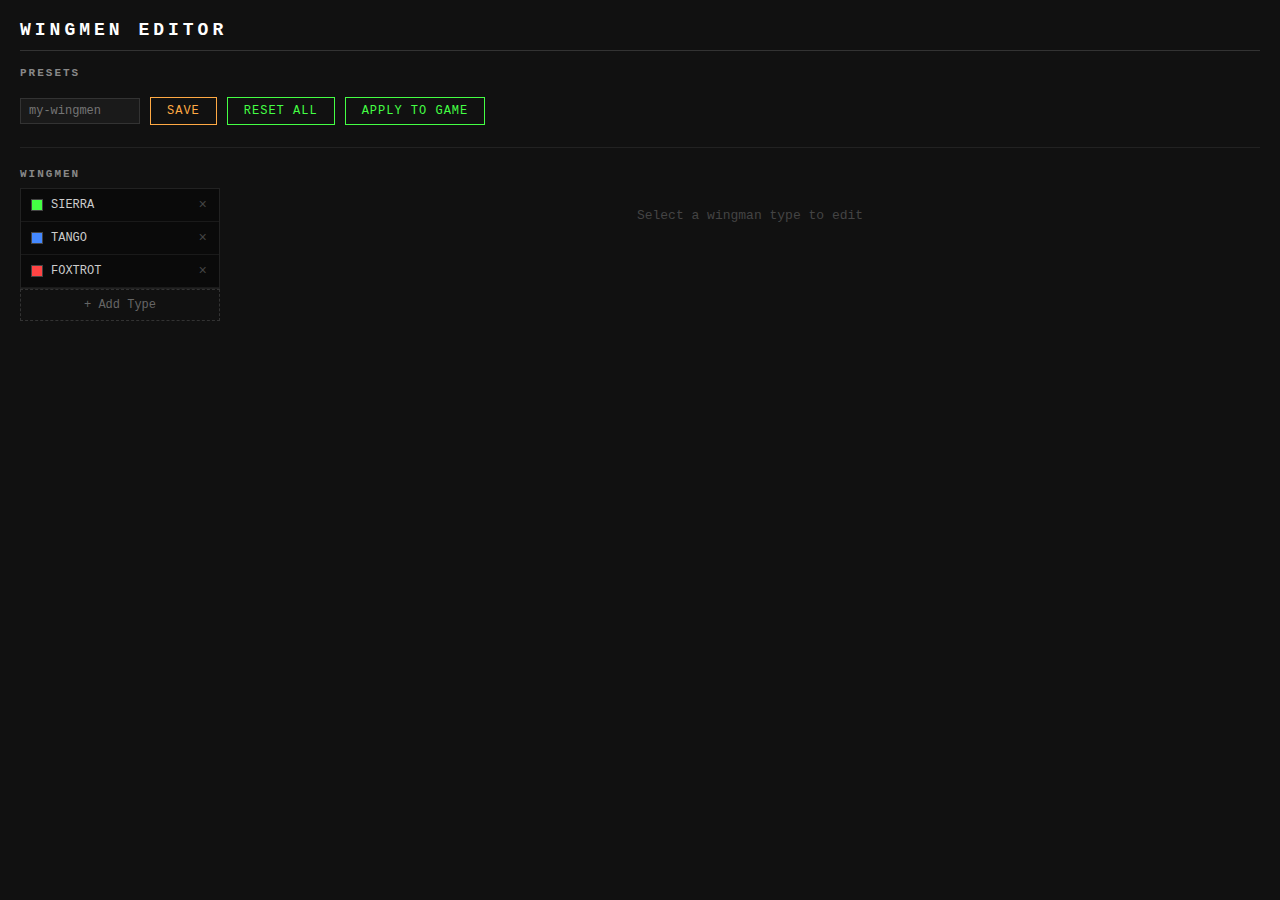
<file: _tools/wingmen-editor.html>
<!DOCTYPE html>
<html lang="en">
<head>
    <meta charset="UTF-8">
    <title>Wingmen Editor — Last Frontier</title>
    <link rel="stylesheet" href="tools.css">
    <style>
        body { padding: 20px; }
        h1 { margin-bottom: 16px; }
        h2 { margin-bottom: 8px; margin-top: 0; }
        .btn { font-size: 12px; padding: 6px 16px; }
        .action-row input[type="text"] { width: 120px; font-size: 12px; padding: 5px 8px; }
        .control-row label { width: 70px; }
        .control-row .value { width: 40px; }

        .shape-section { margin-bottom: 16px; }
        .shape-section canvas { display: block; }
        #edit-canvas { border: 1px solid #222; cursor: crosshair; }
        #preview-canvas { border: 1px solid #222; margin-bottom: 10px; }
    </style>
</head>
<body>
    <h1>Wingmen Editor</h1>

    <div class="toolbar">
        <h2>Presets</h2>
        <div class="preset-row" id="presets"></div>
        <div class="action-row">
            <input type="text" id="preset-name" placeholder="my-wingmen">
            <button class="btn btn-save" id="save-btn">Save</button>
            <button class="btn btn-action" id="reset-all-btn">Reset All</button>
            <button class="btn btn-play" id="apply-btn">Apply to Game</button>
            <button class="btn btn-save" id="default-btn" style="display:none">Save as Default</button>
        </div>
    </div>

    <div class="editor-layout">
        <div class="unit-list-panel">
            <h2 id="list-heading">Wingmen</h2>
            <div class="unit-list" id="unit-list"></div>
            <button class="add-unit-btn" id="add-unit-btn">+ Add Type</button>
        </div>
        <div class="detail-panel" id="detail-panel">
            <div class="no-selection">Select a wingman type to edit</div>
        </div>
    </div>

    <!-- Hidden shape editor elements (shown inside detail panel when a wingman is selected) -->
    <template id="detail-template">
        <div class="shape-section">
            <h2>Shape</h2>
            <div class="canvas-row">
                <div class="edit-area">
                    <canvas id="edit-canvas" width="300" height="300"></canvas>
                    <div class="edit-hint">Click to add &middot; Drag to move &middot; Right-click to delete</div>
                </div>
                <div class="preview-area">
                    <canvas id="preview-canvas" width="120" height="120"></canvas>
                    <div style="margin-top: 8px;">
                        <div class="vertex-list" id="vertex-list"></div>
                    </div>
                </div>
            </div>
            <div class="actions">
                <button class="btn btn-danger" id="clear-btn">Clear</button>
                <button class="btn btn-action" id="reset-shape-btn">Reset Shape</button>
                <label><input type="checkbox" id="snap-toggle" checked> Snap</label>
                <label><input type="checkbox" id="symmetry-toggle"> Symmetry</label>
            </div>
        </div>
        <div class="section">
            <h2>Properties</h2>
            <div id="props-container"></div>
        </div>
    </template>

<script src="tools.js"></script>
<script src="shape-editor.js"></script>
<script>
// ============================================================
// DATA
// ============================================================
let wingmenDefaults = {};
let wingmenData = {};
let selectedKey = null;
let currentShapeEditor = null;

// ============================================================
// UNIT LIST
// ============================================================
const listEl = document.getElementById('unit-list');
const detailEl = document.getElementById('detail-panel');

function renderList() {
    listEl.innerHTML = '';
    const keys = Object.keys(wingmenData);

    for (const key of keys) {
        const unit = wingmenData[key];
        const item = document.createElement('div');
        item.className = 'unit-item' + (key === selectedKey ? ' selected' : '');

        const swatch = document.createElement('span');
        swatch.className = 'swatch';
        swatch.style.background = unit.color;

        const name = document.createElement('span');
        name.className = 'name';
        name.textContent = unit.name || key;

        const del = document.createElement('span');
        del.className = 'delete-unit';
        del.textContent = '\u00d7';
        del.onclick = (e) => {
            e.stopPropagation();
            delete wingmenData[key];
            if (selectedKey === key) selectedKey = null;
            renderList();
            renderDetail();
        };

        item.append(swatch, name, del);
        item.onclick = () => { selectedKey = key; renderList(); renderDetail(); };
        listEl.appendChild(item);
    }
}

// ============================================================
// DETAIL PANEL
// ============================================================
function renderDetail() {
    // Stop previous shape editor preview
    if (currentShapeEditor) {
        currentShapeEditor.stopPreview();
        currentShapeEditor = null;
    }

    detailEl.innerHTML = '';

    if (!selectedKey || !wingmenData[selectedKey]) {
        detailEl.innerHTML = '<div class="no-selection">Select a wingman type to edit</div>';
        return;
    }

    const unit = wingmenData[selectedKey];

    // Ensure shape array exists
    if (!unit.shape) {
        const defUnit = wingmenDefaults[selectedKey];
        unit.shape = defUnit ? defUnit.shape.map(v => [...v]) : [[0,-1],[-0.67,0.67],[0,0.33],[0.67,0.67]];
    }

    // Clone template content
    const template = document.getElementById('detail-template');
    const content = template.content.cloneNode(true);
    detailEl.appendChild(content);

    // Wire up shape editor
    const editCanvas = detailEl.querySelector('#edit-canvas');
    const previewCanvas = detailEl.querySelector('#preview-canvas');

    currentShapeEditor = createShapeEditor({
        editCanvas,
        previewCanvas,
        vertexListEl:     detailEl.querySelector('#vertex-list'),
        snapToggleEl:     detailEl.querySelector('#snap-toggle'),
        symmetryToggleEl: detailEl.querySelector('#symmetry-toggle'),
        getVertices:      () => unit.shape,
        setVertices:      (v) => { unit.shape = v; },
        previewColor:     () => unit.color,
        previewSize:      () => 20,
        previewLineWidth: () => 1.5,
        previewLabel:     () => unit.name || selectedKey.toUpperCase()
    });

    detailEl.querySelector('#clear-btn').onclick = () => currentShapeEditor.clear();
    detailEl.querySelector('#reset-shape-btn').onclick = () => {
        const defUnit = wingmenDefaults[selectedKey];
        const defShape = defUnit ? defUnit.shape : [[0,-1],[-0.67,0.67],[0,0.33],[0.67,0.67]];
        currentShapeEditor.reset(defShape);
    };

    // Properties
    const propsEl = detailEl.querySelector('#props-container');

    // Name
    propsEl.appendChild(fieldRow('Name', textInput(unit.name || '', v => { unit.name = v; renderList(); })));

    // Color
    propsEl.appendChild(fieldRow('Color', colorInput(unit.color, v => { unit.color = v; renderList(); })));

    // Fire Rate
    const frRow = document.createElement('div');
    frRow.className = 'config-row';
    const frLabel = document.createElement('label');
    frLabel.textContent = 'Fire Rate';
    frRow.appendChild(frLabel);
    frRow.appendChild(document.createTextNode(''));
    propsEl.appendChild(frRow);
    sliderRow(propsEl, 'Fire Rate', unit.fireRate || 20, 1, 120, 1,
        v => { unit.fireRate = v; },
        (wingmenDefaults[selectedKey] || {}).fireRate || 20);
    frRow.remove(); // sliderRow appends its own row

    // Duration
    sliderRow(propsEl, 'Duration', unit.duration || 600, 60, 3600, 30,
        v => { unit.duration = v; },
        (wingmenDefaults[selectedKey] || {}).duration || 600);

    // Speed
    sliderRow(propsEl, 'Speed', unit.speed || 2, 0.5, 8, 0.5,
        v => { unit.speed = v; },
        (wingmenDefaults[selectedKey] || {}).speed || 2);

    // Target Priority
    propsEl.appendChild(fieldRow('Target Priority',
        selectInput(unit.targetPriority || 'nearest', ['nearest', 'enemies'],
            v => { unit.targetPriority = v; })));

    currentShapeEditor.refresh();
    currentShapeEditor.startPreview();
}

// ============================================================
// ADD UNIT
// ============================================================
document.getElementById('add-unit-btn').onclick = () => {
    let key = 'new-type';
    let n = 1;
    while (wingmenData[key]) { key = 'new-type-' + (n++); }
    wingmenData[key] = {
        name: key.toUpperCase(),
        color: '#fff',
        fireRate: 20,
        targetPriority: 'nearest',
        duration: 600,
        speed: 2,
        shape: [[0,-1],[-0.67,0.67],[0,0.33],[0.67,0.67]]
    };
    selectedKey = key;
    renderList();
    renderDetail();
};

// ============================================================
// PRESETS
// ============================================================
const presets = setupPresets({
    container: 'presets',
    storageKey: 'wingmen-presets',
    getData: () => deepCopy(wingmenData),
    setData: (data) => {
        wingmenData = deepCopy(data);
        selectedKey = null;
        renderList();
        renderDetail();
    },
    saveInput: 'preset-name',
    saveBtn: 'save-btn'
});
const renderPresets = presets.render;

document.getElementById('reset-all-btn').onclick = () => {
    wingmenData = deepCopy(wingmenDefaults);
    selectedKey = null;
    renderList();
    renderDetail();
};

// ============================================================
// APPLY TO GAME
// ============================================================
document.getElementById('apply-btn').onclick = () => {
    // Diff each wingman type
    const diff = {};
    for (const key of Object.keys(wingmenData)) {
        const cur = wingmenData[key];
        const def = wingmenDefaults[key];
        if (!def) {
            // New type — include entirely
            diff[key] = deepCopy(cur);
            continue;
        }
        const typeDiff = {};
        for (const prop of Object.keys(cur)) {
            if (prop === 'shape') {
                const changed = cur.shape.length !== def.shape.length ||
                    cur.shape.some((v, i) => v[0] !== def.shape[i][0] || v[1] !== def.shape[i][1]);
                if (changed) typeDiff.shape = cur.shape.map(v => [Math.round(v[0]*100)/100, Math.round(v[1]*100)/100]);
            } else if (JSON.stringify(cur[prop]) !== JSON.stringify(def[prop])) {
                typeDiff[prop] = cur[prop];
            }
        }
        if (Object.keys(typeDiff).length > 0) diff[key] = typeDiff;
    }
    // Check for deleted types
    for (const key of Object.keys(wingmenDefaults)) {
        if (!wingmenData[key]) {
            diff[key] = null; // signal deletion
        }
    }

    if (Object.keys(diff).length === 0) {
        localStorage.removeItem('lf-mod-wingmen');
        flashButton('apply-btn', 'Cleared!');
    } else {
        localStorage.setItem('lf-mod-wingmen', JSON.stringify(diff));
        flashButton('apply-btn', 'Applied!');
    }
};

// ============================================================
// SAVE AS DEFAULT
// ============================================================
setupSaveDefault('default-btn', () => saveJSON('/api/save-wingmen', deepCopy(wingmenData)));

// ============================================================
// INIT
// ============================================================
async function init() {
    try {
        const res = await fetch('../data/wingmen.json');
        wingmenDefaults = await res.json();
    } catch (e) {
        console.error('Failed to load wingmen data:', e);
    }

    wingmenData = deepCopy(wingmenDefaults);

    try {
        const mod = JSON.parse(localStorage.getItem('lf-mod-wingmen'));
        if (mod && typeof mod === 'object') {
            for (const key of Object.keys(mod)) {
                if (mod[key] === null) {
                    delete wingmenData[key];
                } else if (wingmenData[key]) {
                    deepAssign(wingmenData[key], mod[key]);
                } else {
                    wingmenData[key] = deepCopy(mod[key]);
                }
            }
        }
    } catch {}

    renderList();
    renderDetail();
    renderPresets();
}

init();
</script>
</body>
</html>
</file>
<file: css/style.css>
* {
    margin: 0;
    padding: 0;
    box-sizing: border-box;
}

body {
    background: #000;
    display: flex;
    justify-content: center;
    align-items: center;
    height: 100vh;
    overflow: hidden;
    font-family: 'Courier New', monospace;
    color: #fff;
}

#game-container {
    position: relative;
    width: 800px;
    height: 600px;
}

canvas {
    border: 1px solid #333;
    display: block;
}

/* --- HUD --- */
#hud {
    position: absolute;
    top: 0;
    left: 0;
    right: 0;
    pointer-events: none;
    z-index: 10;
}

#hud.hidden {
    display: none;
}

#score {
    position: absolute;
    top: 12px;
    left: 20px;
    font-size: 20px;
    font-family: 'Courier New', monospace;
    color: #fff;
    letter-spacing: 2px;
}

#lives {
    position: absolute;
    top: 40px;
    left: 20px;
    display: flex;
    gap: 5px;
}

#mission-title {
    position: absolute;
    top: 50%;
    left: 50%;
    transform: translate(-50%, -50%);
    font-size: 24px;
    font-family: 'Courier New', monospace;
    color: #fff;
    text-transform: uppercase;
    letter-spacing: 4px;
    opacity: 0;
    transition: opacity 0.5s ease-in-out;
    text-shadow: 0 0 20px rgba(255, 255, 255, 0.3);
}

#mission-title.visible {
    opacity: 1;
    animation: missionFade 3s ease-in-out forwards;
}

@keyframes missionFade {
    0% { opacity: 0; transform: translate(-50%, -50%) scale(0.9); }
    15% { opacity: 1; transform: translate(-50%, -50%) scale(1); }
    75% { opacity: 1; }
    100% { opacity: 0; }
}

/* --- Hit Flash --- */
#hit-flash {
    position: absolute;
    top: 0;
    left: 0;
    right: 0;
    bottom: 0;
    pointer-events: none;
    z-index: 15;
    opacity: 0;
}

#hit-flash.active {
    animation: hitFlash 0.4s ease-out forwards;
}

@keyframes hitFlash {
    0% { opacity: 1; background: radial-gradient(ellipse at center, transparent 40%, rgba(255, 0, 0, 0.6) 100%); }
    100% { opacity: 0; background: radial-gradient(ellipse at center, transparent 40%, rgba(255, 0, 0, 0.6) 100%); }
}

/* --- Dialogue Box --- */
#dialogue-box {
    position: absolute;
    bottom: 20px;
    left: 20px;
    right: 20px;
    background: rgba(0, 0, 0, 0.85);
    border: 1px solid #444;
    border-left: 3px solid #888;
    padding: 14px 18px;
    font-family: 'Courier New', monospace;
    font-size: 14px;
    z-index: 20;
    min-height: 50px;
    display: flex;
    align-items: baseline;
    gap: 10px;
}

#dialogue-box.hidden {
    display: none;
}

#dialogue-speaker {
    font-weight: bold;
    white-space: nowrap;
    font-size: 13px;
    text-transform: uppercase;
}

#dialogue-text {
    color: #ccc;
    flex: 1;
    line-height: 1.4;
}

#dialogue-prompt {
    font-size: 11px;
    color: #666;
    white-space: nowrap;
    align-self: flex-end;
}

#dialogue-prompt.hidden {
    visibility: hidden;
}

/* --- Boss Choice Overlay --- */
#boss-choice {
    position: absolute;
    top: 0;
    left: 0;
    right: 0;
    bottom: 0;
    background: rgba(0, 0, 0, 0.9);
    display: flex;
    flex-direction: column;
    justify-content: center;
    align-items: center;
    z-index: 30;
    padding: 40px;
}

#boss-choice.hidden {
    display: none;
}

#boss-speech {
    font-family: 'Courier New', monospace;
    font-size: 14px;
    color: #f44;
    max-width: 500px;
    text-align: center;
    line-height: 1.6;
    margin-bottom: 40px;
}

#boss-choice button {
    font-family: 'Courier New', monospace;
    font-size: 16px;
    padding: 12px 30px;
    margin: 8px;
    cursor: pointer;
    border: 1px solid;
    background: transparent;
    text-transform: uppercase;
    letter-spacing: 2px;
    transition: all 0.2s;
}

#choice-join {
    color: #f44;
    border-color: #f44;
}

#choice-join:hover {
    background: #f44;
    color: #000;
}

#choice-fight {
    color: #4f4;
    border-color: #4f4;
}

#choice-fight:hover {
    background: #4f4;
    color: #000;
}

/* --- Boss Health Bar --- */
#boss-health-bar {
    position: absolute;
    top: 12px;
    left: 50%;
    transform: translateX(-50%);
    width: 200px;
    height: 8px;
    background: #222;
    border: 1px solid #555;
    z-index: 10;
}

#boss-health-bar.hidden {
    display: none;
}

#boss-health-fill {
    height: 100%;
    width: 100%;
    background: #f44;
    transition: width 0.15s;
}

/* --- Title Toolbar (tools + mod indicator) --- */
#title-toolbar {
    position: absolute;
    bottom: 20px;
    left: 50%;
    transform: translateX(-50%);
    display: flex;
    flex-direction: column;
    align-items: center;
    gap: 8px;
    z-index: 10;
    font-family: 'Courier New', monospace;
}

#title-toolbar.hidden {
    display: none;
}

#tool-links {
    display: flex;
    gap: 16px;
}

#tool-links a {
    color: #555;
    font-size: 11px;
    text-decoration: none;
    text-transform: uppercase;
    letter-spacing: 1px;
    transition: color 0.15s;
}

#tool-links a:hover {
    color: #4f4;
}

#mod-indicator {
    display: flex;
    align-items: center;
    gap: 12px;
}

#mod-indicator.hidden {
    display: none;
}

#mod-indicator span {
    color: #fa4;
    font-size: 11px;
    letter-spacing: 2px;
    text-transform: uppercase;
}

#reset-mods-btn {
    background: transparent;
    border: 1px solid #666;
    color: #888;
    font-family: 'Courier New', monospace;
    font-size: 10px;
    padding: 3px 10px;
    cursor: pointer;
    text-transform: uppercase;
    letter-spacing: 1px;
    transition: all 0.15s;
}

#reset-mods-btn:hover {
    border-color: #f44;
    color: #f44;
}
</file>
<file: _tools/tools.css>
/* ===== Shared styles for Last Frontier dev tools ===== */

/* --- Reset & base --- */
* { margin: 0; padding: 0; box-sizing: border-box; }
body {
    background: #111;
    color: #ccc;
    font-family: 'Courier New', monospace;
    font-size: 13px;
    padding: 30px;
}

/* --- Typography --- */
h1 {
    color: #fff;
    font-size: 18px;
    letter-spacing: 4px;
    text-transform: uppercase;
    margin-bottom: 24px;
    border-bottom: 1px solid #333;
    padding-bottom: 10px;
}
h2 {
    color: #888;
    font-size: 11px;
    letter-spacing: 2px;
    text-transform: uppercase;
    margin-bottom: 10px;
}

/* --- Presets --- */
.preset-row { display: flex; flex-wrap: wrap; gap: 6px; margin-bottom: 10px; }
.preset-btn {
    background: transparent;
    border: 1px solid #444;
    color: #ccc;
    font-family: 'Courier New', monospace;
    font-size: 12px;
    padding: 5px 12px;
    cursor: pointer;
    transition: all 0.15s;
}
.preset-btn:hover { border-color: #888; color: #fff; }
.preset-btn .delete { color: #666; margin-left: 6px; cursor: pointer; }
.preset-btn .delete:hover { color: #f44; }

/* --- Control rows (sliders) --- */
.section {
    border: 1px solid #222;
    padding: 14px 16px;
    margin-bottom: 12px;
}
.control-row {
    display: flex;
    align-items: center;
    gap: 10px;
    margin-bottom: 8px;
}
.control-row label {
    width: 90px;
    flex-shrink: 0;
    color: #888;
    font-size: 11px;
    text-transform: uppercase;
}
.control-row input[type="range"] {
    flex: 1;
    accent-color: #4f4;
    height: 4px;
}
.control-row .value {
    width: 70px;
    text-align: right;
    color: #fff;
    font-size: 12px;
    flex-shrink: 0;
}

/* --- Actions row --- */
.actions {
    display: flex;
    flex-wrap: wrap;
    align-items: center;
    gap: 10px;
    margin-bottom: 12px;
}
.actions label {
    color: #888;
    font-size: 11px;
    display: flex;
    align-items: center;
    gap: 4px;
    cursor: pointer;
}
.actions input[type="checkbox"] { accent-color: #4f4; }

/* --- Buttons --- */
.btn {
    background: transparent;
    font-family: 'Courier New', monospace;
    font-size: 13px;
    padding: 8px 20px;
    cursor: pointer;
    border: 1px solid;
    text-transform: uppercase;
    letter-spacing: 1px;
    transition: all 0.15s;
}
.btn-play { color: #4f4; border-color: #4f4; }
.btn-play:hover { background: #4f4; color: #000; }
.btn-action { color: #4f4; border-color: #4f4; }
.btn-action:hover { background: #4f4; color: #000; }
.btn-save { color: #fa4; border-color: #fa4; }
.btn-save:hover { background: #fa4; color: #000; }
.btn-download { color: #4af; border-color: #4af; }
.btn-download:hover { background: #4af; color: #000; }
.btn-danger { color: #f44; border-color: #f44; }
.btn-danger:hover { background: #f44; color: #000; }

/* --- File/action input rows --- */
.file-row, .action-row {
    display: flex;
    align-items: center;
    gap: 10px;
    margin-bottom: 10px;
}
.file-row span, .action-row span { color: #888; font-size: 11px; text-transform: uppercase; }
.file-row input[type="text"],
.action-row input[type="text"] {
    background: #1a1a1a;
    border: 1px solid #333;
    color: #fff;
    font-family: 'Courier New', monospace;
    font-size: 13px;
    padding: 6px 10px;
    width: 160px;
}
.file-row .ext { color: #666; }

/* --- Shape editor --- */
.canvas-row { display: flex; gap: 20px; margin-bottom: 16px; }
.edit-area { position: relative; }
.edit-area canvas { border: 1px solid #222; cursor: crosshair; display: block; }
.edit-hint { color: #555; font-size: 10px; margin-top: 6px; }
.preview-area canvas { border: 1px solid #222; display: block; margin-bottom: 10px; }
.preview-area .controls { display: flex; flex-direction: column; gap: 8px; }
.preview-area .controls input[type="color"] {
    width: 40px; height: 24px;
    border: 1px solid #444;
    background: transparent;
    cursor: pointer;
}
.vertex-list {
    max-height: 200px; overflow-y: auto;
    border: 1px solid #222; padding: 6px;
    margin-bottom: 12px; font-size: 11px;
}
.vertex-item { display: flex; align-items: center; gap: 6px; padding: 2px 0; color: #aaa; }
.vertex-item .idx { color: #666; width: 20px; }
.vertex-item .coords { color: #4f4; }
.vertex-item .del-btn { color: #444; cursor: pointer; margin-left: auto; }
.vertex-item .del-btn:hover { color: #f44; }
.json-output {
    background: #0a0a0a; border: 1px solid #222; color: #4f4;
    font-family: 'Courier New', monospace; font-size: 12px;
    padding: 10px; width: 100%; height: 60px;
    resize: vertical; margin-bottom: 16px;
}

/* --- Config slider rows (boss-editor style) --- */
.config-row {
    display: flex;
    align-items: center;
    gap: 6px;
    margin-bottom: 5px;
}
.config-row label {
    width: 100px;
    color: #888;
    font-size: 10px;
    text-transform: uppercase;
    flex-shrink: 0;
}
.config-row input[type="range"] { flex: 1; accent-color: #4f4; height: 4px; }
.config-row input[type="color"] {
    width: 40px; height: 22px;
    border: 1px solid #444;
    background: transparent;
    cursor: pointer;
    padding: 0;
}
.config-row .val {
    width: 50px;
    text-align: right;
    color: #fff;
    font-size: 11px;
    flex-shrink: 0;
}
.config-row .rst { color: #444; cursor: pointer; font-size: 10px; flex-shrink: 0; }
.config-row .rst:hover { color: #f44; }

/* --- Color pair (picker + hex text) --- */
.color-pair {
    display: flex;
    align-items: center;
    gap: 8px;
    flex: 1;
}
.color-pair input[type="text"] {
    width: 80px;
    flex: 0;
    background: #1a1a1a;
    border: 1px solid #333;
    color: #fff;
    font-family: 'Courier New', monospace;
    font-size: 12px;
    padding: 5px 8px;
}
.color-pair input[type="color"] {
    width: 50px;
    height: 30px;
    border: 1px solid #444;
    background: transparent;
    cursor: pointer;
    padding: 2px;
}

/* --- Toolbar --- */
.toolbar {
    margin-bottom: 20px;
    border-bottom: 1px solid #222;
    padding-bottom: 12px;
}

/* --- Unit list + detail layout --- */
.editor-layout { display: flex; gap: 20px; align-items: flex-start; }
.unit-list-panel { width: 200px; flex-shrink: 0; }
.unit-list {
    border: 1px solid #222;
    background: #0a0a0a;
    min-height: 60px;
}
.unit-item {
    display: flex; align-items: center; gap: 8px;
    padding: 8px 10px; cursor: pointer;
    border-bottom: 1px solid #1a1a1a; user-select: none;
}
.unit-item:hover { background: #1a1a1a; }
.unit-item.selected { background: #1a2a1a; border-left: 2px solid #4f4; }
.unit-item .swatch { width: 12px; height: 12px; border: 1px solid #444; flex-shrink: 0; }
.unit-item .name { flex: 1; font-size: 12px; overflow: hidden; text-overflow: ellipsis; white-space: nowrap; }
.unit-item .delete-unit { color: #444; cursor: pointer; font-size: 14px; flex-shrink: 0; padding: 0 2px; }
.unit-item .delete-unit:hover { color: #f44; }
.add-unit-btn {
    width: 100%; padding: 8px;
    background: transparent; border: 1px dashed #333;
    color: #666; font-family: 'Courier New', monospace; font-size: 12px; cursor: pointer;
}
.add-unit-btn:hover { border-color: #4f4; color: #4f4; }
.detail-panel { flex: 1; min-width: 0; }
.no-selection { color: #444; font-size: 13px; padding: 40px 20px; text-align: center; }

/* --- Field rows (shared) --- */
.field-row {
    display: flex; align-items: center; gap: 10px; margin-bottom: 8px;
}
.field-row label {
    width: 130px; flex-shrink: 0; color: #888; font-size: 11px; text-transform: uppercase;
}
.field-row input[type="text"],
.field-row input[type="number"],
.field-row input[type="color"],
.field-row select {
    background: #1a1a1a; border: 1px solid #333; color: #fff;
    font-family: 'Courier New', monospace; font-size: 12px; padding: 5px 8px;
    flex: 1; min-width: 0;
}
.field-row input[type="color"] { width: 50px; height: 30px; flex: 0; padding: 2px; cursor: pointer; }
</file>
